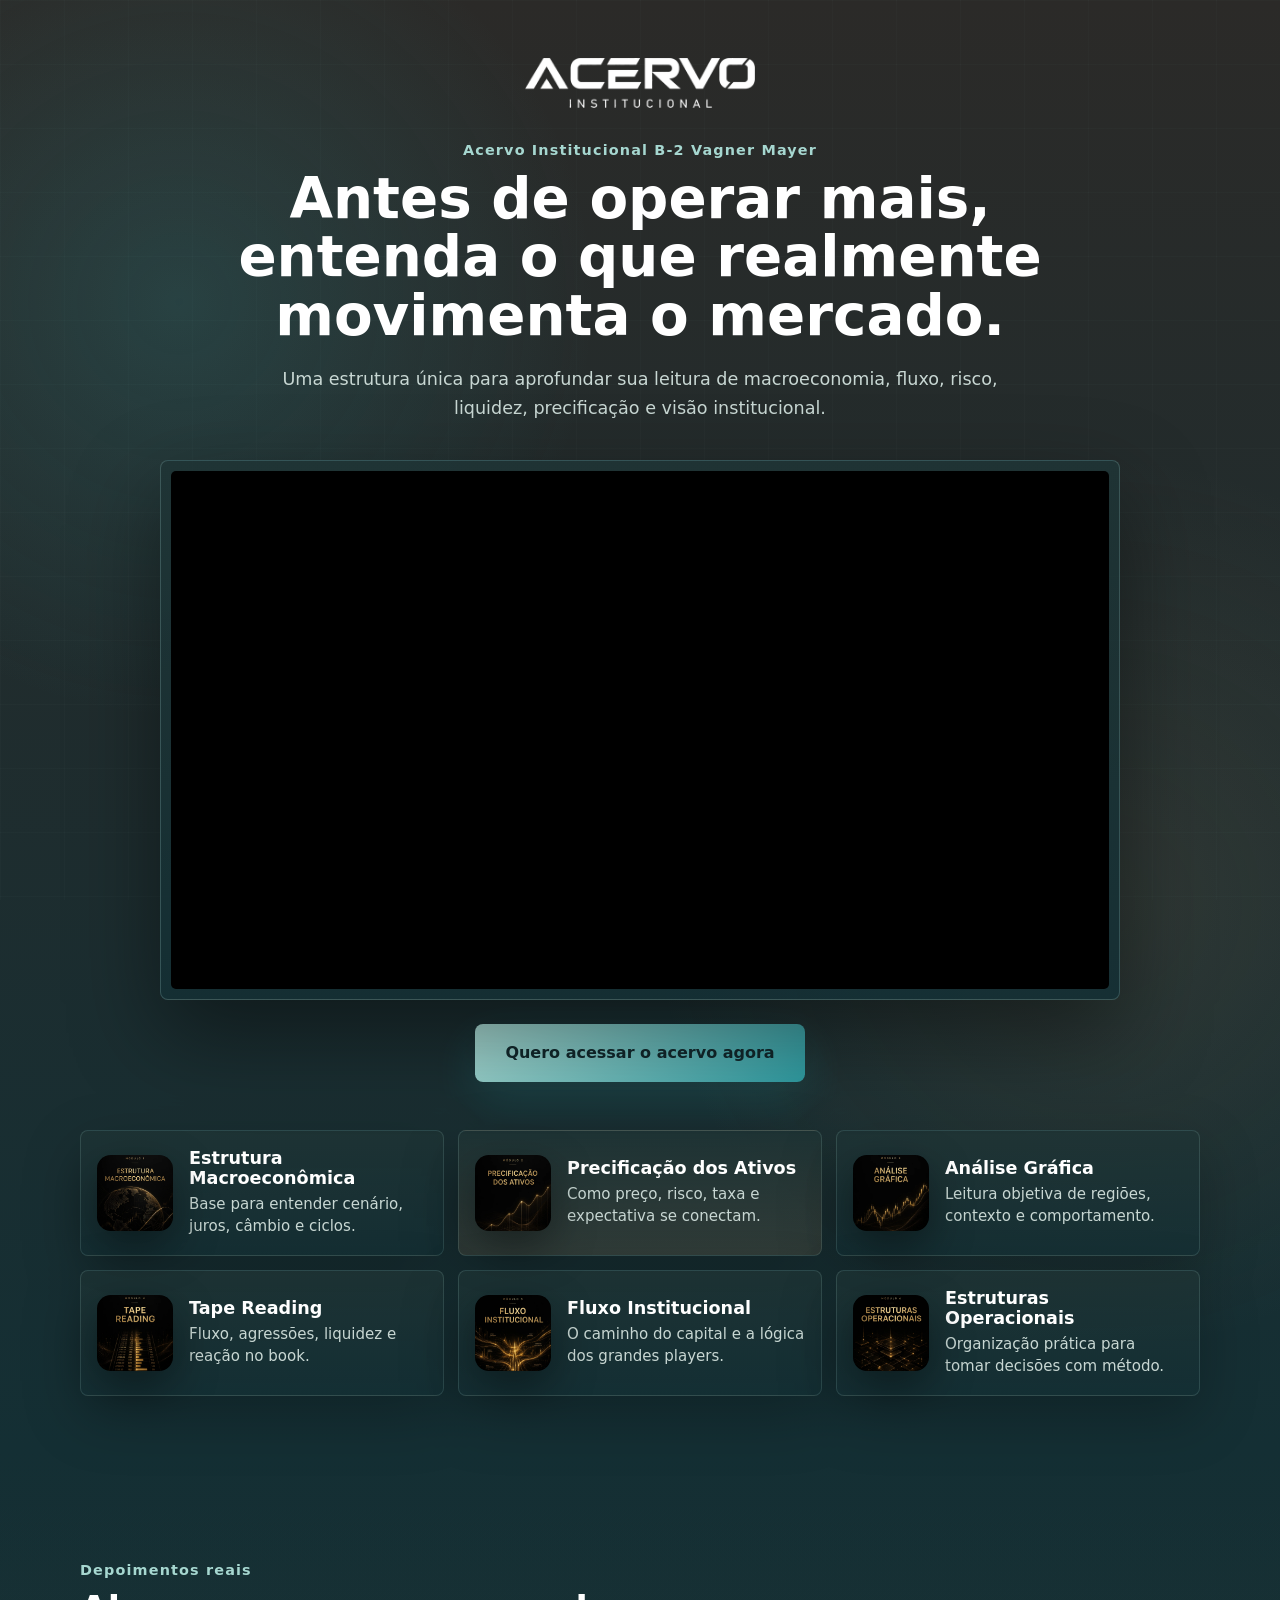
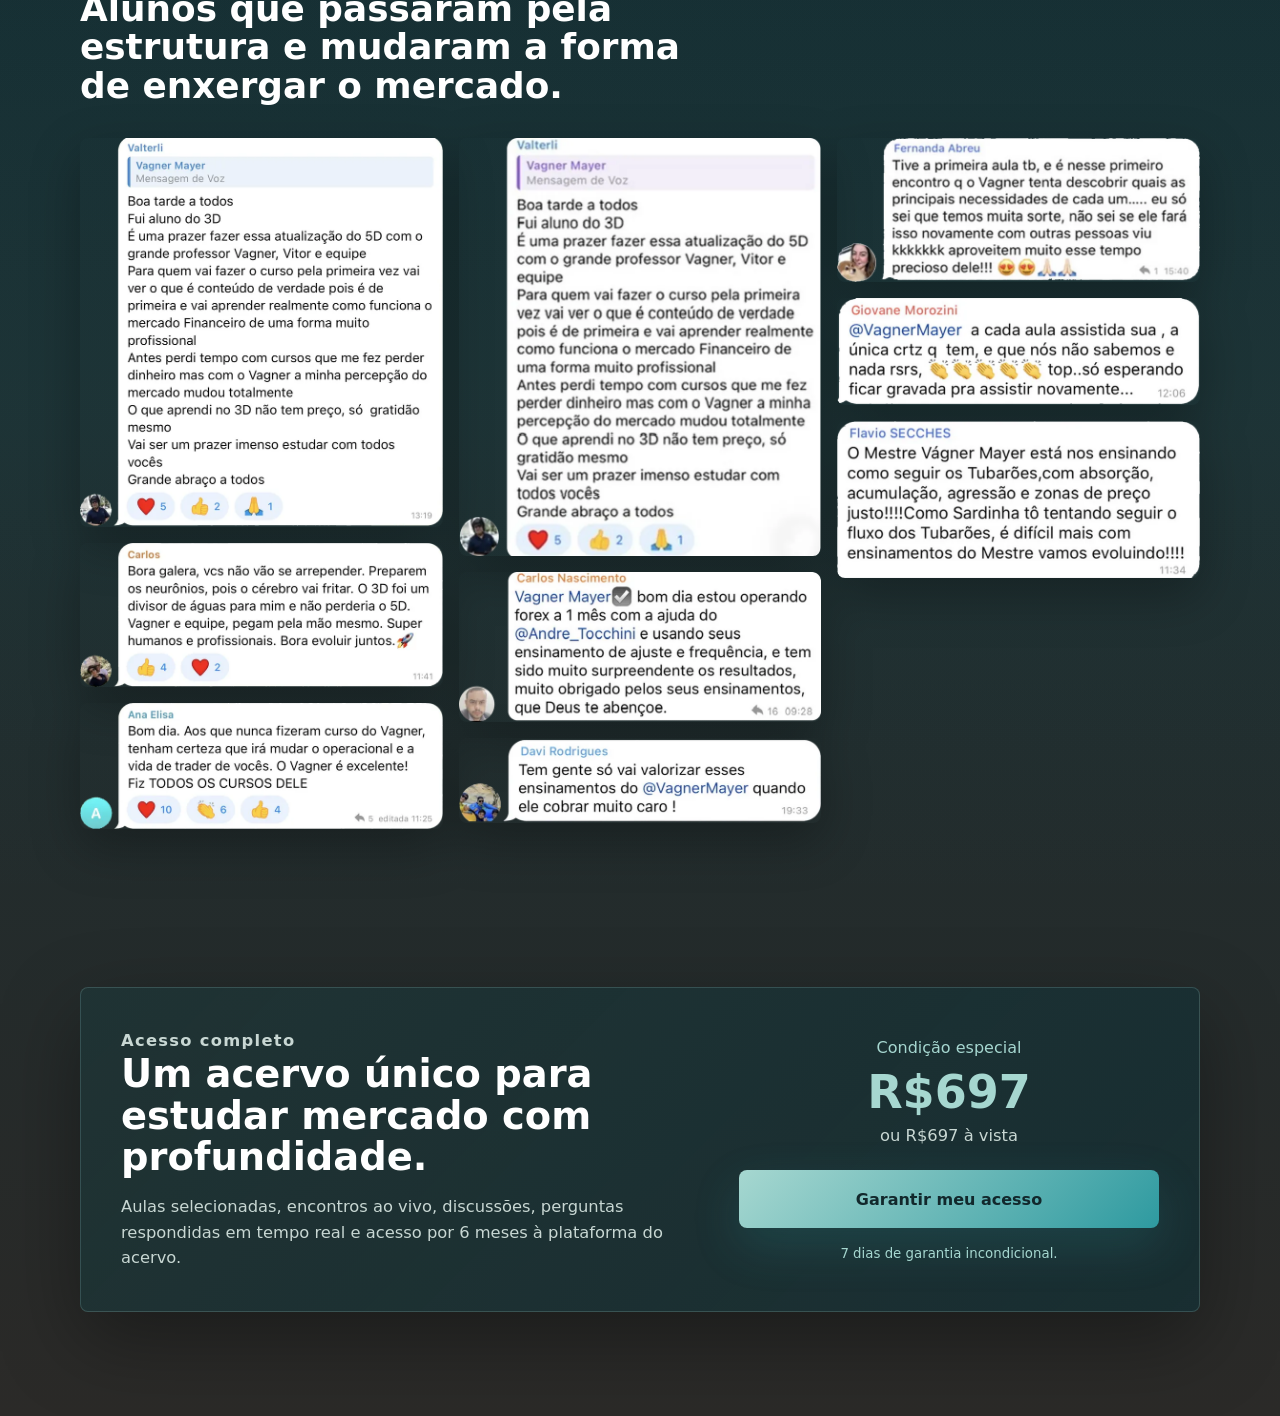
<file: acervo-institucional-b2-vsl.html>
<!DOCTYPE html>
<html lang="pt-BR">
  <head>
    <meta charset="UTF-8" />
    <meta name="viewport" content="width=device-width, initial-scale=1.0" />
    <title>Acervo Institucional B-2 | VSL</title>
    <meta name="description" content="Assista à VSL do Acervo Institucional B-2 Vagner Mayer e conheça os módulos do acervo." />
    <meta name="robots" content="index, follow" />
    <link rel="canonical" href="https://vagnermayer.academy/acervo-institucional-b2-vsl" />
    <meta property="og:type" content="website" />
    <meta property="og:title" content="Acervo Institucional B-2 | VSL" />
    <meta property="og:description" content="Assista à VSL B-2 e conheça a estrutura de aulas selecionadas do Acervo Institucional." />
    <meta property="og:url" content="https://vagnermayer.academy/acervo-institucional-b2-vsl" />
    <meta property="og:image" content="https://vagnermayer.academy/assets/optimized/evento-hero-1600.webp" />
    <meta name="twitter:card" content="summary_large_image" />
    <link rel="preconnect" href="https://www.youtube-nocookie.com" />
    <link rel="preconnect" href="https://www.google.com" />
    <link rel="preconnect" href="https://i.ytimg.com" />
    <link rel="icon" href="Favicon - Branco.png" />
    <link rel="stylesheet" href="styles-b-vsl.css?v=2026071704" />
    <script defer src="meta-pixel.js?v=2026070401"></script>
  </head>
  <body>
    <main class="vsl-page">
      <section class="vsl-hero">
        <div class="shell">
          <img class="brand" src="assets/optimized/acervo-logo-branco-500.webp" alt="Acervo Institucional" width="500" height="108" />
          <p class="eyebrow">Acervo Institucional B-2 Vagner Mayer</p>
          <h1>Antes de operar mais, entenda o que realmente movimenta o mercado.</h1>
          <p class="lead">
            Uma estrutura única para aprofundar sua leitura de macroeconomia, fluxo,
            risco, liquidez, precificação e visão institucional.
          </p>

          <div class="video-frame video-frame--sound-gate">
            <iframe
              class="vsl-video"
              src="https://www.youtube-nocookie.com/embed/n6oGFUCOGOc?rel=0&modestbranding=1&autoplay=1&mute=1&playsinline=1&enablejsapi=1"
              title="VSL Acervo Institucional"
              allow="accelerometer; autoplay; clipboard-write; encrypted-media; gyroscope; picture-in-picture; web-share"
              allowfullscreen>
            </iframe>
            <button class="sound-gate" type="button" aria-label="Clique aqui para ativar o som">
              <span>Clique aqui</span>
              <svg viewBox="0 0 64 64" aria-hidden="true">
                <path d="M9 25h11l14-12v38L20 39H9V25Z" />
                <path d="M47 21a18 18 0 0 1 0 22M53 14a28 28 0 0 1 0 36" />
                <path d="M12 54 54 10" />
              </svg>
              <strong>para ativar o som</strong>
            </button>
          </div>

          <a class="btn primary" href="checkout-acervo.html">Quero acessar o acervo agora</a>

          <div class="course-summary vsl-modules" aria-label="Módulos inclusos">
            <article>
              <img src="assets/modules/modulo-01.webp" alt="Módulo 1 - Estrutura Macroeconômica" loading="lazy" decoding="async" />
              <div><h2>Estrutura Macroeconômica</h2><p>Base para entender cenário, juros, câmbio e ciclos.</p></div>
            </article>
            <article>
              <img src="assets/modules/modulo-02.webp" alt="Módulo 2 - Precificação dos Ativos" loading="lazy" decoding="async" />
              <div><h2>Precificação dos Ativos</h2><p>Como preço, risco, taxa e expectativa se conectam.</p></div>
            </article>
            <article>
              <img src="assets/modules/modulo-03.webp" alt="Módulo 3 - Análise Gráfica" loading="lazy" decoding="async" />
              <div><h2>Análise Gráfica</h2><p>Leitura objetiva de regiões, contexto e comportamento.</p></div>
            </article>
            <article>
              <img src="assets/modules/modulo-04.webp" alt="Módulo 4 - Tape Reading" loading="lazy" decoding="async" />
              <div><h2>Tape Reading</h2><p>Fluxo, agressões, liquidez e reação no book.</p></div>
            </article>
            <article>
              <img src="assets/modules/modulo-05.webp" alt="Módulo 5 - Fluxo Institucional" loading="lazy" decoding="async" />
              <div><h2>Fluxo Institucional</h2><p>O caminho do capital e a lógica dos grandes players.</p></div>
            </article>
            <article>
              <img src="assets/modules/modulo-06.webp" alt="Módulo 6 - Estruturas Operacionais" loading="lazy" decoding="async" />
              <div><h2>Estruturas Operacionais</h2><p>Organização prática para tomar decisões com método.</p></div>
            </article>
          </div>
        </div>
      </section>

      <section class="vsl-proof">
        <div class="shell">
          <p class="eyebrow">Depoimentos reais</p>
          <h2>Alunos que passaram pela estrutura e mudaram a forma de enxergar o mercado.</h2>
          <div class="proof-grid">
            <img src="assets/optimized/depoimento-01.webp" alt="Depoimento de aluno do Acervo Institucional" width="760" height="815" loading="lazy" decoding="async" />
            <img src="assets/optimized/depoimento-02.webp" alt="Depoimento de aluno do Acervo Institucional" width="760" height="302" loading="lazy" decoding="async" />
            <img src="assets/optimized/depoimento-03.webp" alt="Depoimento de aluno do Acervo Institucional" width="760" height="264" loading="lazy" decoding="async" />
            <img src="assets/optimized/depoimento-04.webp" alt="Depoimento de aluno do Acervo Institucional" width="760" height="876" loading="lazy" decoding="async" />
            <img src="assets/optimized/depoimento-05.webp" alt="Depoimento de aluno do Acervo Institucional" width="760" height="314" loading="lazy" decoding="async" />
            <img src="assets/optimized/depoimento-06.webp" alt="Depoimento de aluno do Acervo Institucional" width="760" height="179" loading="lazy" decoding="async" />
            <img src="assets/optimized/depoimento-07.webp" alt="Depoimento de aluno do Acervo Institucional" width="760" height="303" loading="lazy" decoding="async" />
            <img src="assets/optimized/depoimento-08.webp" alt="Depoimento de aluno do Acervo Institucional" width="760" height="224" loading="lazy" decoding="async" />
            <img src="assets/optimized/depoimento-09.webp" alt="Depoimento de aluno do Acervo Institucional" width="760" height="328" loading="lazy" decoding="async" />
          </div>
        </div>
      </section>

      <section class="vsl-offer">
        <div class="shell offer-box">
          <div>
            <p class="eyebrow">Acesso completo</p>
            <h2>Um acervo único para estudar mercado com profundidade.</h2>
            <p>
              Aulas selecionadas, encontros ao vivo, discussões, perguntas respondidas em tempo real
              e acesso por 6 meses à plataforma do acervo.
            </p>
          </div>
          <div class="price-card">
            <span data-offer-label="short">Condição especial</span>
            <strong data-offer-price>R$697</strong>
            <p data-offer-cash>ou R$697 à vista</p>
            <a class="btn primary" href="checkout-acervo.html">Garantir meu acesso</a>
            <small>7 dias de garantia incondicional.</small>
          </div>
        </div>
      </section>
    </main>
    <script src="offer-router.js?v=2026071801"></script>
    <script src="vsl-video.js?v=2026071703"></script>
  </body>
</html>
</file>
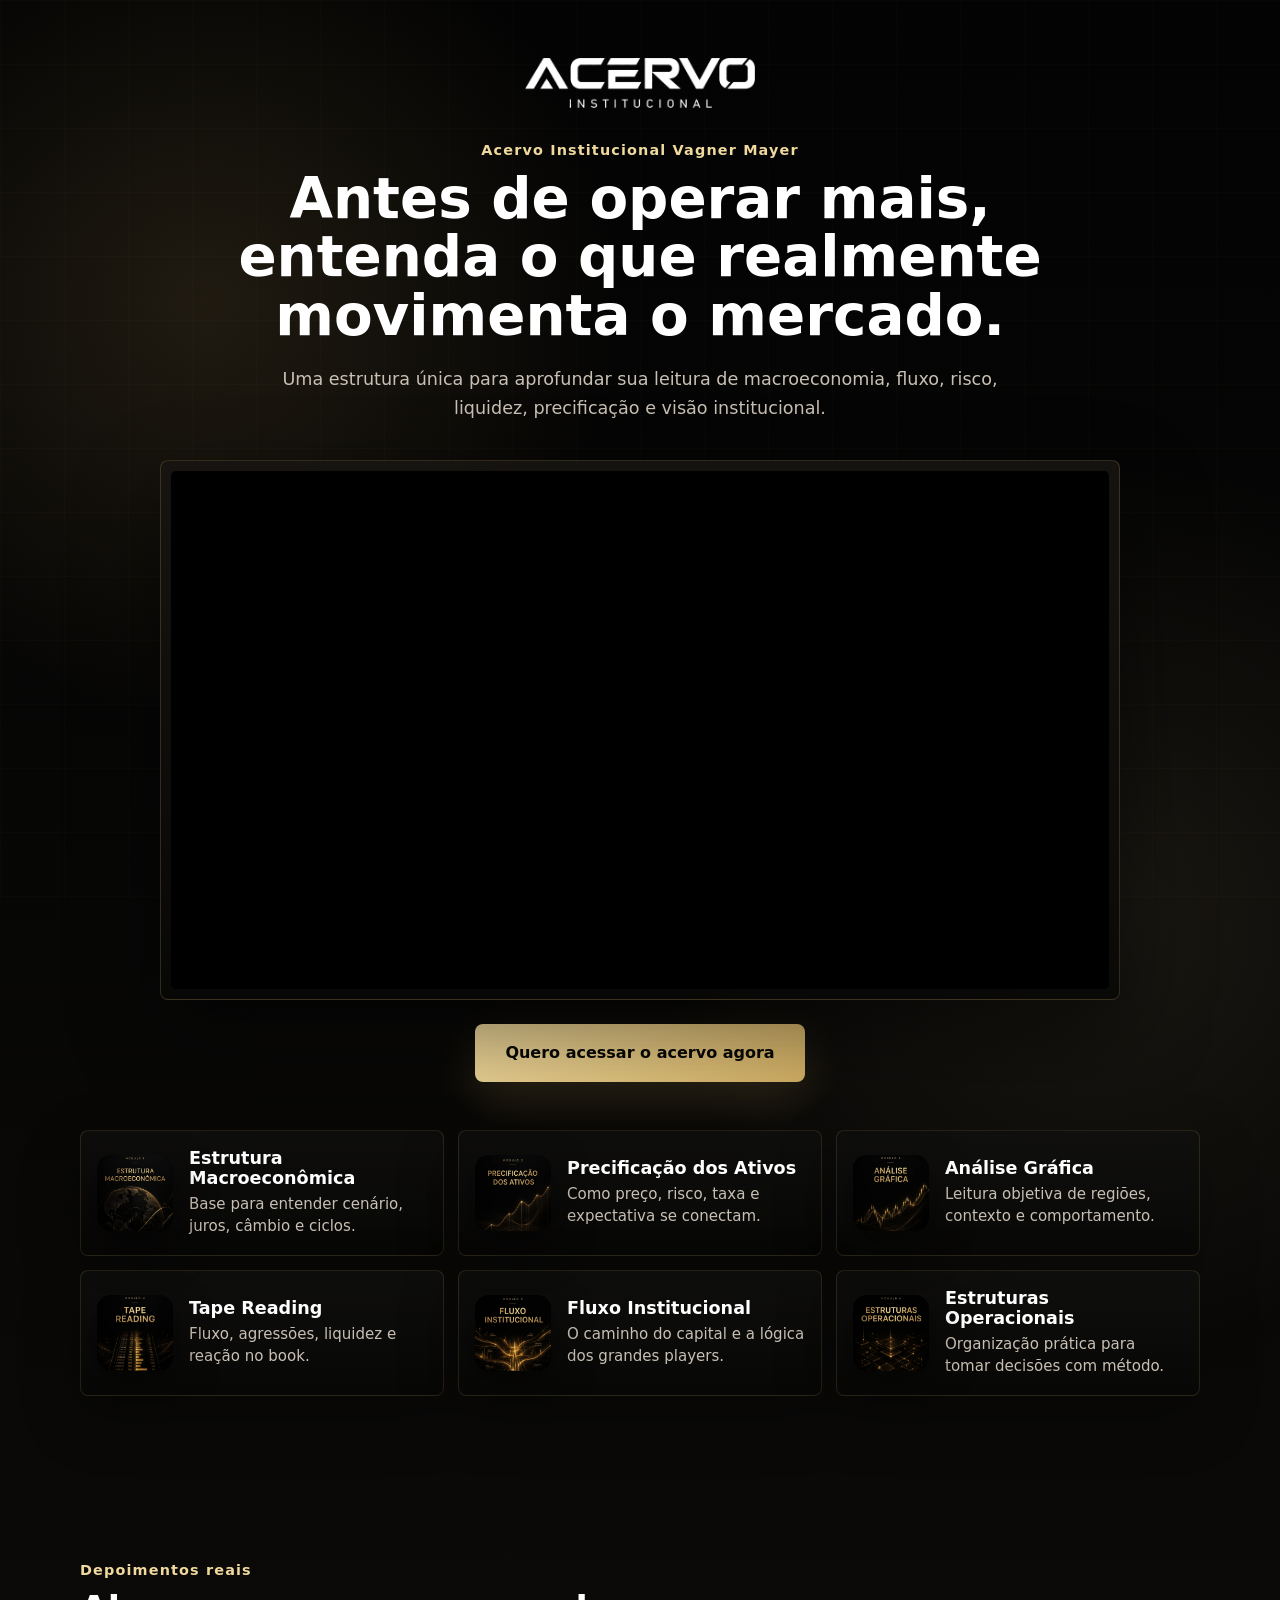
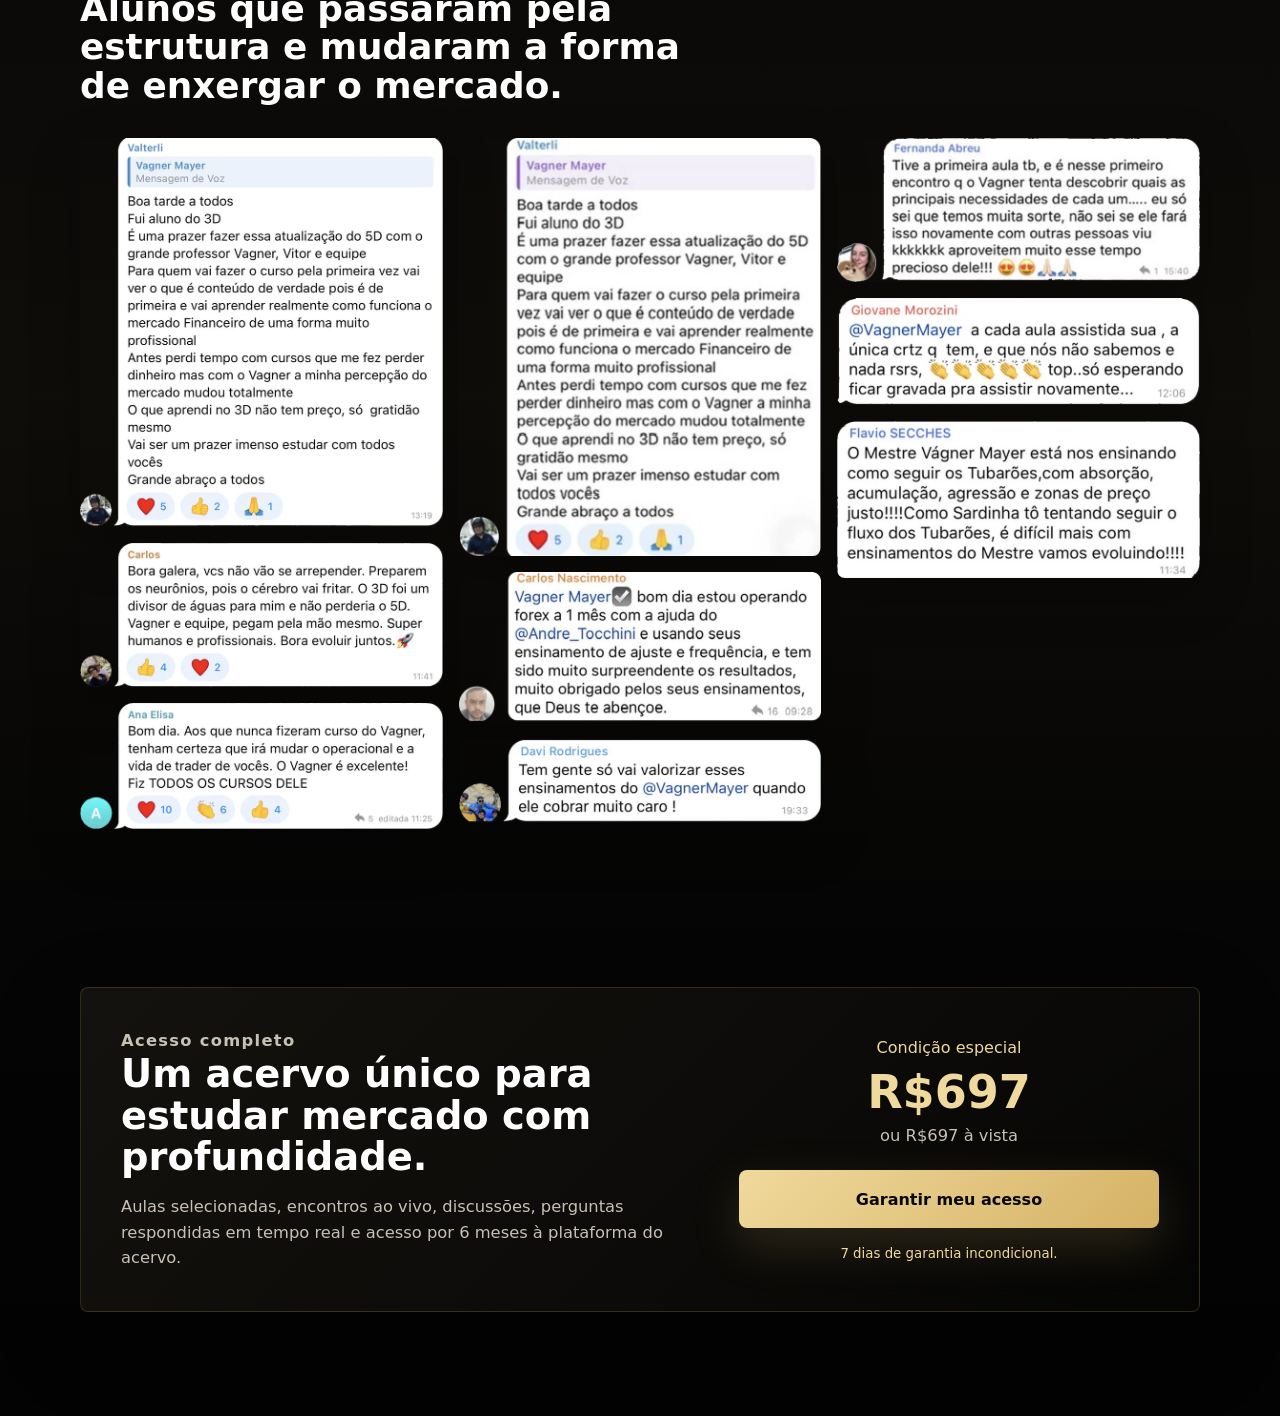
<file: acervo-institucional-vsl.html>
<!DOCTYPE html>
<html lang="pt-BR">
  <head>
    <meta charset="UTF-8" />
    <meta name="viewport" content="width=device-width, initial-scale=1.0" />
    <title>Acervo Institucional | VSL</title>
    <meta name="description" content="Assista à VSL do Acervo Institucional Vagner Mayer e conheça os módulos do acervo." />
    <meta name="robots" content="index, follow" />
    <link rel="canonical" href="https://vagnermayer.academy/acervo-institucional-vsl" />
    <meta property="og:type" content="website" />
    <meta property="og:title" content="Acervo Institucional | VSL" />
    <meta property="og:description" content="Assista à VSL e conheça a estrutura de aulas selecionadas do Acervo Institucional." />
    <meta property="og:url" content="https://vagnermayer.academy/acervo-institucional-vsl" />
    <meta property="og:image" content="https://vagnermayer.academy/assets/optimized/evento-hero-1600.webp" />
    <meta name="twitter:card" content="summary_large_image" />
    <link rel="preconnect" href="https://www.youtube-nocookie.com" />
    <link rel="preconnect" href="https://www.google.com" />
    <link rel="preconnect" href="https://i.ytimg.com" />
    <link rel="icon" href="Favicon - Branco.png" />
    <link rel="stylesheet" href="styles-vsl.css?v=2026071704" />
    <script defer src="meta-pixel.js?v=2026070401"></script>
  </head>
  <body>
    <main class="vsl-page">
      <section class="vsl-hero">
        <div class="shell">
          <img class="brand" src="assets/optimized/acervo-logo-branco-500.webp" alt="Acervo Institucional" width="500" height="108" />
          <p class="eyebrow">Acervo Institucional Vagner Mayer</p>
          <h1>Antes de operar mais, entenda o que realmente movimenta o mercado.</h1>
          <p class="lead">
            Uma estrutura única para aprofundar sua leitura de macroeconomia, fluxo,
            risco, liquidez, precificação e visão institucional.
          </p>

          <div class="video-frame video-frame--sound-gate">
            <iframe
              class="vsl-video"
              src="https://www.youtube-nocookie.com/embed/n6oGFUCOGOc?rel=0&modestbranding=1&autoplay=1&mute=1&playsinline=1&enablejsapi=1"
              title="VSL Acervo Institucional"
              allow="accelerometer; autoplay; clipboard-write; encrypted-media; gyroscope; picture-in-picture; web-share"
              allowfullscreen>
            </iframe>
            <button class="sound-gate" type="button" aria-label="Clique aqui para ativar o som">
              <span>Clique aqui</span>
              <svg viewBox="0 0 64 64" aria-hidden="true">
                <path d="M9 25h11l14-12v38L20 39H9V25Z" />
                <path d="M47 21a18 18 0 0 1 0 22M53 14a28 28 0 0 1 0 36" />
                <path d="M12 54 54 10" />
              </svg>
              <strong>para ativar o som</strong>
            </button>
          </div>

          <a class="btn primary" href="checkout-acervo.html">Quero acessar o acervo agora</a>

          <div class="course-summary vsl-modules" aria-label="Módulos inclusos">
            <article>
              <img src="assets/modules/modulo-01.webp" alt="Módulo 1 - Estrutura Macroeconômica" loading="lazy" decoding="async" />
              <div><h2>Estrutura Macroeconômica</h2><p>Base para entender cenário, juros, câmbio e ciclos.</p></div>
            </article>
            <article>
              <img src="assets/modules/modulo-02.webp" alt="Módulo 2 - Precificação dos Ativos" loading="lazy" decoding="async" />
              <div><h2>Precificação dos Ativos</h2><p>Como preço, risco, taxa e expectativa se conectam.</p></div>
            </article>
            <article>
              <img src="assets/modules/modulo-03.webp" alt="Módulo 3 - Análise Gráfica" loading="lazy" decoding="async" />
              <div><h2>Análise Gráfica</h2><p>Leitura objetiva de regiões, contexto e comportamento.</p></div>
            </article>
            <article>
              <img src="assets/modules/modulo-04.webp" alt="Módulo 4 - Tape Reading" loading="lazy" decoding="async" />
              <div><h2>Tape Reading</h2><p>Fluxo, agressões, liquidez e reação no book.</p></div>
            </article>
            <article>
              <img src="assets/modules/modulo-05.webp" alt="Módulo 5 - Fluxo Institucional" loading="lazy" decoding="async" />
              <div><h2>Fluxo Institucional</h2><p>O caminho do capital e a lógica dos grandes players.</p></div>
            </article>
            <article>
              <img src="assets/modules/modulo-06.webp" alt="Módulo 6 - Estruturas Operacionais" loading="lazy" decoding="async" />
              <div><h2>Estruturas Operacionais</h2><p>Organização prática para tomar decisões com método.</p></div>
            </article>
          </div>
        </div>
      </section>

      <section class="vsl-proof">
        <div class="shell">
          <p class="eyebrow">Depoimentos reais</p>
          <h2>Alunos que passaram pela estrutura e mudaram a forma de enxergar o mercado.</h2>
          <div class="proof-grid">
            <img src="assets/optimized/depoimento-01.webp" alt="Depoimento de aluno do Acervo Institucional" width="760" height="815" loading="lazy" decoding="async" />
            <img src="assets/optimized/depoimento-02.webp" alt="Depoimento de aluno do Acervo Institucional" width="760" height="302" loading="lazy" decoding="async" />
            <img src="assets/optimized/depoimento-03.webp" alt="Depoimento de aluno do Acervo Institucional" width="760" height="264" loading="lazy" decoding="async" />
            <img src="assets/optimized/depoimento-04.webp" alt="Depoimento de aluno do Acervo Institucional" width="760" height="876" loading="lazy" decoding="async" />
            <img src="assets/optimized/depoimento-05.webp" alt="Depoimento de aluno do Acervo Institucional" width="760" height="314" loading="lazy" decoding="async" />
            <img src="assets/optimized/depoimento-06.webp" alt="Depoimento de aluno do Acervo Institucional" width="760" height="179" loading="lazy" decoding="async" />
            <img src="assets/optimized/depoimento-07.webp" alt="Depoimento de aluno do Acervo Institucional" width="760" height="303" loading="lazy" decoding="async" />
            <img src="assets/optimized/depoimento-08.webp" alt="Depoimento de aluno do Acervo Institucional" width="760" height="224" loading="lazy" decoding="async" />
            <img src="assets/optimized/depoimento-09.webp" alt="Depoimento de aluno do Acervo Institucional" width="760" height="328" loading="lazy" decoding="async" />
          </div>
        </div>
      </section>

      <section class="vsl-offer">
        <div class="shell offer-box">
          <div>
            <p class="eyebrow">Acesso completo</p>
            <h2>Um acervo único para estudar mercado com profundidade.</h2>
            <p>
              Aulas selecionadas, encontros ao vivo, discussões, perguntas respondidas em tempo real
              e acesso por 6 meses à plataforma do acervo.
            </p>
          </div>
          <div class="price-card">
            <span data-offer-label="short">Condição especial</span>
            <strong data-offer-price>R$697</strong>
            <p data-offer-cash>ou R$697 à vista</p>
            <a class="btn primary" href="checkout-acervo.html">Garantir meu acesso</a>
            <small>7 dias de garantia incondicional.</small>
          </div>
        </div>
      </section>
    </main>
    <script src="offer-router.js?v=2026071801"></script>
    <script src="vsl-video.js?v=2026071703"></script>
  </body>
</html>
</file>
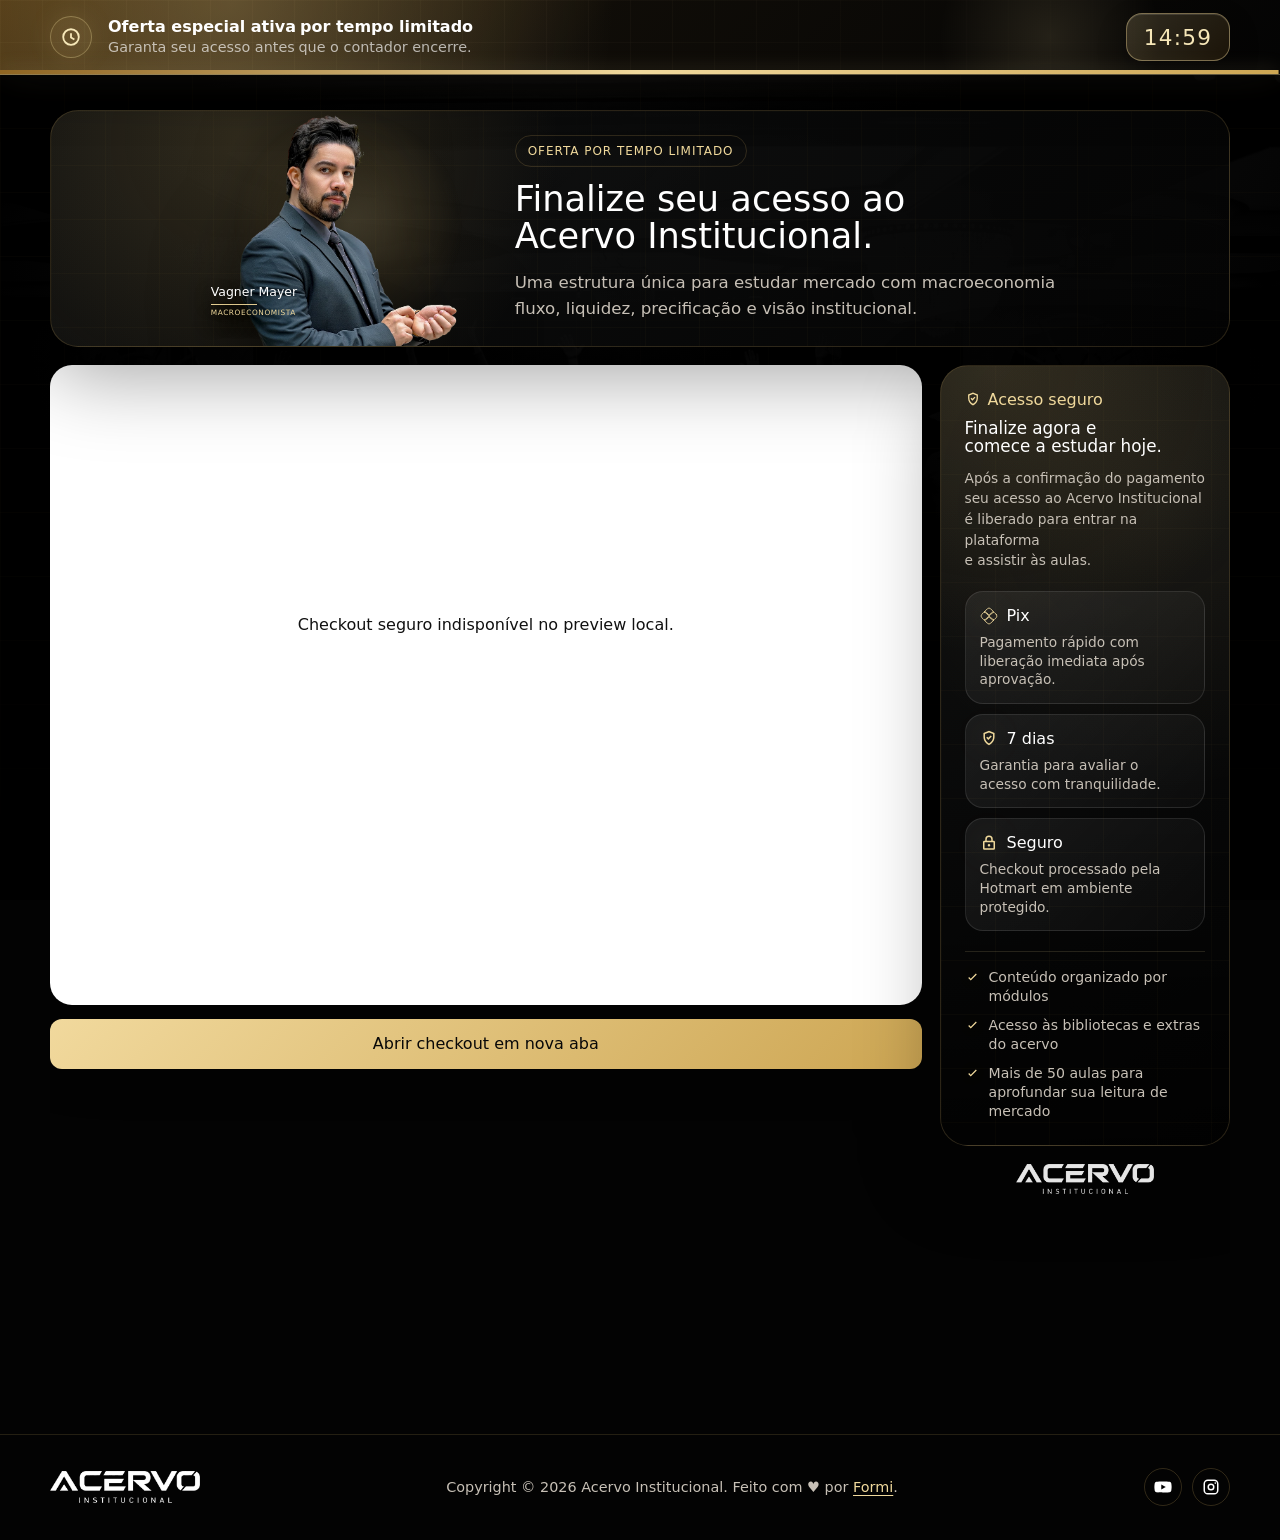
<file: checkout-acervo.html>
<!DOCTYPE html>
<html lang="pt-BR">
  <head>
    <meta charset="UTF-8" />
    <meta name="viewport" content="width=device-width, initial-scale=1.0" />
    <title>Checkout | Acervo Institucional</title>
    <meta name="robots" content="noindex, nofollow" />
    <link rel="icon" href="Favicon - Branco.png" />
    <link rel="stylesheet" href="styles.css?v=2026071705" />
    <script defer src="meta-pixel.js?v=2026070401"></script>
    <script defer src="https://checkout.hotmart.com/lib/hotmart-checkout-elements.js"></script>
  </head>
  <body class="checkout-page">
    <div class="checkout-countdown" aria-live="polite">
      <div class="checkout-countdown-icon" aria-hidden="true">
        <svg viewBox="0 0 24 24">
          <path d="M12 2.5a9.5 9.5 0 1 0 0 19 9.5 9.5 0 0 0 0-19Zm0 2a7.5 7.5 0 1 1 0 15 7.5 7.5 0 0 1 0-15Zm1 3.5h-2v5.1l4.2 2.5 1-1.7-3.2-1.9V8Z"/>
        </svg>
      </div>
      <div class="checkout-countdown-copy">
        <strong class="checkout-countdown-title"><span>Oferta especial ativa</span><span>por tempo limitado</span></strong>
        <span class="checkout-countdown-subtitle"><span>Garanta seu acesso antes</span><span>que o contador encerre.</span></span>
      </div>
      <div class="checkout-countdown-time" data-checkout-countdown>15:00</div>
      <div class="checkout-countdown-progress" data-checkout-progress></div>
    </div>
    <div class="checkout-page-toast" aria-live="polite"></div>
    <div class="checkout-exit-overlay" data-exit-overlay aria-hidden="true">
      <div class="checkout-exit-card" role="dialog" aria-modal="true" aria-labelledby="checkout-exit-title">
        <button class="checkout-exit-close" type="button" data-exit-close aria-label="Fechar aviso">×</button>
        <span>Antes de sair</span>
        <h2 id="checkout-exit-title">Não deixe sua decisão para depois.</h2>
        <p>O Acervo Institucional reúne uma estrutura única para estudar mercado com profundidade, método e visão profissional. Se você chegou até aqui, finalize agora e comece hoje.</p>
        <button class="btn" type="button" data-exit-continue>Continuar no checkout</button>
      </div>
    </div>
    <main class="checkout-page-main">
      <section class="checkout-top-banner checkout-top-banner-a">
        <div class="checkout-top-inner">
          <div class="checkout-top-photo-frame">
            <img class="checkout-top-photo" src="assets/optimized/checkout-vagner-top.webp" alt="Vagner Mayer" />
            <div class="checkout-mentor-name">
              <strong>Vagner Mayer</strong>
              <small>Macroeconomista</small>
            </div>
          </div>
          <div class="checkout-top-copy">
            <span>Oferta por tempo limitado</span>
            <h1>Finalize seu acesso ao<br class="desktop-break" /><br class="mobile-break" />Acervo Institucional.</h1>
            <p>Uma estrutura única para estudar mercado com macroeconomia<br class="desktop-break" />fluxo, liquidez, precificação e visão institucional.</p>
          </div>
        </div>
      </section>

      <section class="checkout-page-grid">
        <div class="checkout-left">
          <div id="hotmart-inline-checkout" class="hotmart-inline-checkout-page">
            <div class="checkout-loading">Carregando checkout seguro...</div>
          </div>
          <a class="checkout-direct-link" href="https://pay.hotmart.com/N106233144K?bid=1784322765550">Abrir checkout em nova aba</a>
        </div>

        <div class="checkout-right-rail">
          <aside class="checkout-side-banner">
            <div class="checkout-side-copy">
              <span class="checkout-safe-eyebrow"><svg viewBox="0 0 24 24" aria-hidden="true"><path d="M12 2.4 4.6 5.2v5.6c0 4.7 3 8.9 7.4 10.8 4.4-1.9 7.4-6.1 7.4-10.8V5.2L12 2.4Zm0 2.2 5.4 2v4.2c0 3.5-2.1 6.7-5.4 8.5-3.3-1.8-5.4-5-5.4-8.5V6.6l5.4-2Zm3.7 5.3-1.4-1.4-3.2 3.2-1.4-1.4-1.4 1.4 2.8 2.8 4.6-4.6Z"/></svg>Acesso seguro</span>
              <h2>Finalize agora e<br />comece a estudar hoje.</h2>
            <p class="checkout-side-copy-desktop">Após a confirmação do pagamento<br />seu acesso ao Acervo Institucional<br />é liberado para entrar na plataforma<br />e assistir às aulas.</p>
            <p class="checkout-side-copy-mobile">Após a confirmação do pagamento<br />seu acesso ao Acervo Institucional<br />é liberado para entrar na plataforma<br />e assistir às aulas.</p>
            </div>
            <div class="checkout-benefits">
              <article>
                <strong><svg class="pix-mark" viewBox="0 0 16 16" aria-hidden="true"><path d="M11.917 11.71a2.046 2.046 0 0 1-1.454-.602l-2.1-2.1a.4.4 0 0 0-.551 0l-2.108 2.108a2.044 2.044 0 0 1-1.454.602h-.414l2.66 2.66c.83.83 2.177.83 3.007 0l2.667-2.668h-.253zM4.25 4.282c.55 0 1.066.214 1.454.602l2.108 2.108a.39.39 0 0 0 .552 0l2.1-2.1a2.044 2.044 0 0 1 1.453-.602h.253L9.503 1.623a2.127 2.127 0 0 0-3.007 0l-2.66 2.66h.414z"/><path d="m14.377 6.496-1.612-1.612a.307.307 0 0 1-.114.023h-.733c-.379 0-.75.154-1.017.422l-2.1 2.1a1.005 1.005 0 0 1-1.425 0L5.268 5.32a1.448 1.448 0 0 0-1.018-.422h-.9a.306.306 0 0 1-.109-.021L1.623 6.496c-.83.83-.83 2.177 0 3.008l1.618 1.618a.305.305 0 0 1 .108-.022h.901c.38 0 .75-.153 1.018-.421L7.375 8.57a1.034 1.034 0 0 1 1.426 0l2.1 2.1c.267.268.638.421 1.017.421h.733c.04 0 .079.01.114.024l1.612-1.612c.83-.83.83-2.178 0-3.008z"/></svg>Pix</strong>
                <p>Pagamento rápido com liberação imediata após aprovação.</p>
              </article>
              <article>
                <strong><svg viewBox="0 0 24 24" aria-hidden="true"><path d="M12 2.4 4.6 5.2v5.6c0 4.7 3 8.9 7.4 10.8 4.4-1.9 7.4-6.1 7.4-10.8V5.2L12 2.4Zm0 2.2 5.4 2v4.2c0 3.5-2.1 6.7-5.4 8.5-3.3-1.8-5.4-5-5.4-8.5V6.6l5.4-2Zm3.7 5.3-1.4-1.4-3.2 3.2-1.4-1.4-1.4 1.4 2.8 2.8 4.6-4.6Z"/></svg>7 dias</strong>
                <p>Garantia para avaliar o acesso com tranquilidade.</p>
              </article>
              <article>
                <strong><svg viewBox="0 0 24 24" aria-hidden="true"><path d="M17 9V7A5 5 0 0 0 7 7v2H5.8A1.8 1.8 0 0 0 4 10.8v8.4A1.8 1.8 0 0 0 5.8 21h12.4a1.8 1.8 0 0 0 1.8-1.8v-8.4A1.8 1.8 0 0 0 18.2 9H17ZM9 7a3 3 0 0 1 6 0v2H9V7Zm9 12H6v-8h12v8Zm-6-2.3a1.7 1.7 0 1 0 0-3.4 1.7 1.7 0 0 0 0 3.4Z"/></svg>Seguro</strong>
                <p>Checkout processado pela Hotmart em ambiente protegido.</p>
              </article>
            </div>
            <ul class="checkout-safe-list">
              <li><svg viewBox="0 0 24 24" aria-hidden="true"><path d="m9.2 16.6-4-4 1.4-1.4 2.6 2.6 8.2-8.2L18.8 7l-9.6 9.6Z"/></svg>Conteúdo organizado por módulos</li>
              <li><svg viewBox="0 0 24 24" aria-hidden="true"><path d="m9.2 16.6-4-4 1.4-1.4 2.6 2.6 8.2-8.2L18.8 7l-9.6 9.6Z"/></svg>Acesso às bibliotecas e extras do acervo</li>
              <li><svg viewBox="0 0 24 24" aria-hidden="true"><path d="m9.2 16.6-4-4 1.4-1.4 2.6 2.6 8.2-8.2L18.8 7l-9.6 9.6Z"/></svg>Mais de 50 aulas para aprofundar sua leitura de mercado</li>
            </ul>
          </aside>
          <img class="checkout-side-logo" src="assets/optimized/acervo-logo-branco-500.webp" alt="Acervo Institucional" />
        </div>
      </section>
    </main>
    <footer>
      <img src="assets/optimized/acervo-logo-branco-500.webp" alt="Acervo Institucional" width="500" height="108" />
      <p>Copyright © 2026 Acervo Institucional.<br class="footer-mobile-break" /> Feito com ♥ por <a href="https://oformi.com.br/">Formi</a>.</p>
      <div class="socials">
        <a href="https://www.youtube.com/@VagnerMayer" aria-label="YouTube"><svg viewBox="0 0 24 24"><path d="M23 7.1a3 3 0 0 0-2.1-2.1C19 4.5 12 4.5 12 4.5s-7 0-8.9.5A3 3 0 0 0 1 7.1 31 31 0 0 0 .5 12 31 31 0 0 0 1 16.9 3 3 0 0 0 3.1 19C5 19.5 12 19.5 12 19.5s7 0 8.9-.5a3 3 0 0 0 2.1-2.1 31 31 0 0 0 .5-4.9 31 31 0 0 0-.5-4.9ZM9.7 15.2V8.8l6 3.2-6 3.2Z"/></svg></a>
        <a href="https://www.instagram.com/vagnermayerb3/" aria-label="Instagram"><svg viewBox="0 0 24 24"><path d="M7.8 2h8.4A5.8 5.8 0 0 1 22 7.8v8.4a5.8 5.8 0 0 1-5.8 5.8H7.8A5.8 5.8 0 0 1 2 16.2V7.8A5.8 5.8 0 0 1 7.8 2Zm0 2A3.8 3.8 0 0 0 4 7.8v8.4A3.8 3.8 0 0 0 7.8 20h8.4a3.8 3.8 0 0 0 3.8-3.8V7.8A3.8 3.8 0 0 0 16.2 4H7.8Zm9.9 1.7a1.1 1.1 0 1 1 0 2.2 1.1 1.1 0 0 1 0-2.2ZM12 7.3a4.7 4.7 0 1 1 0 9.4 4.7 4.7 0 0 1 0-9.4Zm0 2a2.7 2.7 0 1 0 0 5.4 2.7 2.7 0 0 0 0-5.4Z"/></svg></a>
      </div>
    </footer>
    <script src="offer-router.js?v=2026071801"></script>
    <script src="checkout-page.js?v=2026071802"></script>
  </body>
</html>
</file>
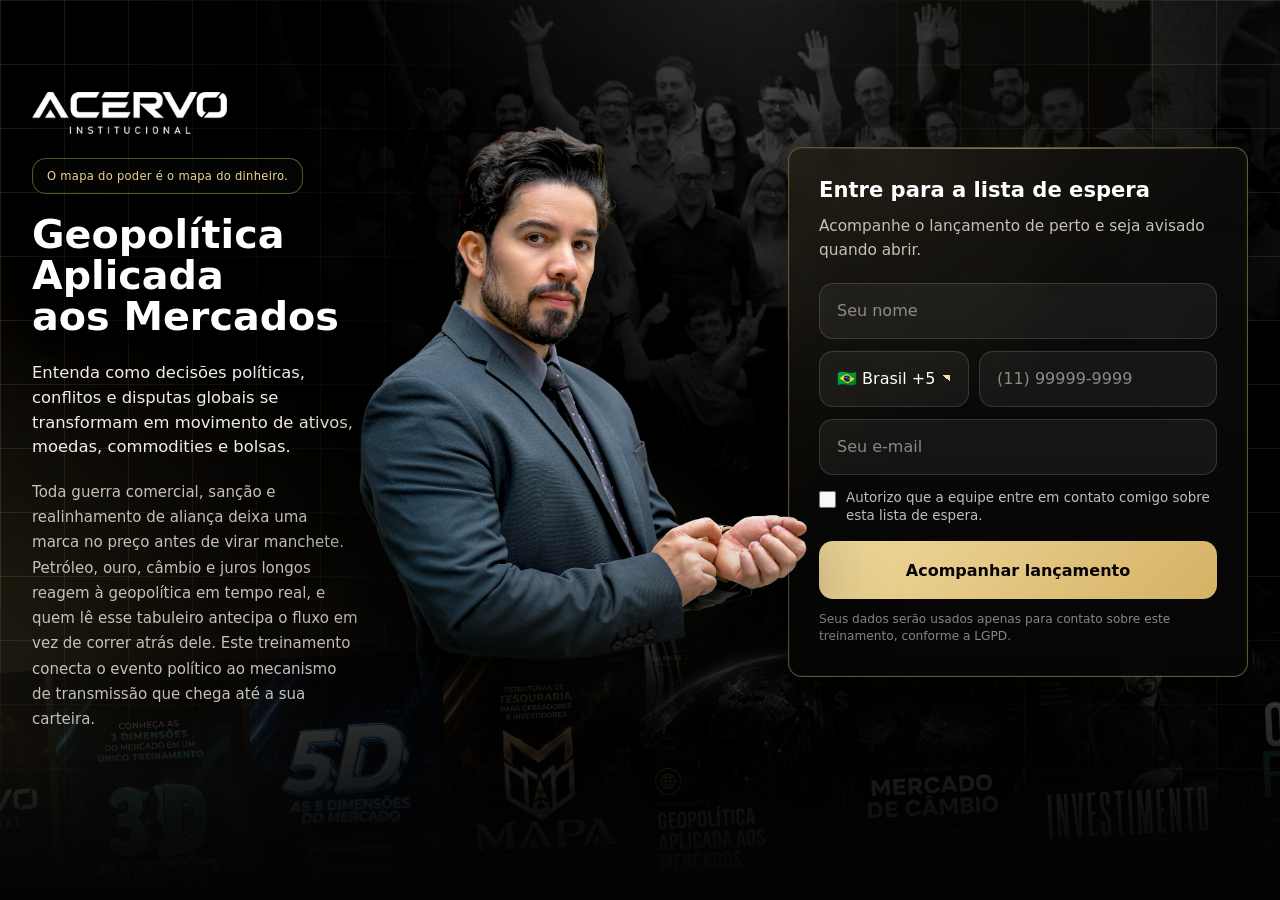
<file: geopolitica-aplicada.html>
<!DOCTYPE html>
<html lang="pt-BR">
  <head>
    <meta charset="UTF-8" />
    <meta name="viewport" content="width=device-width, initial-scale=1.0" />
    <title>Geopolítica Aplicada aos Mercados | Lista de Espera</title>
    <meta name="description" content="Entre para a lista de espera do treinamento Geopolítica Aplicada aos Mercados." />
    <link rel="canonical" href="https://vagnermayer.academy/geopolitica-aplicada" />
    <link rel="icon" href="Favicon - Branco.png" />
    <link rel="preload" as="image" href="assets/capture/geopolitica.jpg" />
    <link rel="stylesheet" href="capture.css?v=2026062417" />
    <script defer src="meta-pixel.js?v=2026070401"></script>
  </head>
  <body class="capture-page theme-gold" data-origin="geopolitica-aplicada-aos-mercados">
    <main class="capture-section">
      <div class="capture-bg" aria-hidden="true"><img src="assets/capture/geopolitica.jpg" alt="" /><img class="carousel-ribbon" src="assets/capture/carrossel-acervo.webp" alt="" width="2930" height="656" /></div>
      <section class="capture-shell" aria-label="Lista de espera Geopolítica Aplicada aos Mercados">
        <div class="copy-block">
          <img class="logo" src="assets/optimized/acervo-logo-branco-260.webp" alt="Acervo Institucional" width="260" height="56" />
          <p class="kicker">O mapa do poder é o mapa do dinheiro.</p>
          <h1>Geopolítica Aplicada aos Mercados</h1>
          <p class="subtitle">Entenda como decisões políticas, conflitos e disputas globais se transformam em movimento de ativos, moedas, commodities e bolsas.</p>
          <p class="context">Toda guerra comercial, sanção e realinhamento de aliança deixa uma marca no preço antes de virar manchete. Petróleo, ouro, câmbio e juros longos reagem à geopolítica em tempo real, e quem lê esse tabuleiro antecipa o fluxo em vez de correr atrás dele. Este treinamento conecta o evento político ao mecanismo de transmissão que chega até a sua carteira.</p>
        </div>
        <div class="vagner-hero" aria-hidden="true"><img src="assets/capture/vagner-capture.webp" alt="" width="625" height="889" /></div>
        <aside class="form-card" aria-label="Formulário de espera">
          <h2>Entre para a lista de espera</h2>
          <p>Acompanhe o lançamento de perto e seja avisado quando abrir.</p>
          <form class="lead-form" data-capture-form>
            <label class="field"><span>Nome</span><input type="text" name="nome" placeholder="Seu nome" autocomplete="name" required /></label>
            <div class="phone-row">
              <label class="field country-field"><span>País</span><select name="pais" autocomplete="country" aria-label="País do telefone"><option value="BR" selected>BR +55</option></select></label>
              <label class="field phone-field"><span>Telefone</span><input type="tel" name="whatsapp" placeholder="Seu telefone" autocomplete="tel-national" inputmode="tel" required /></label>
            </div>
            <label class="field"><span>E-mail</span><input type="email" name="email" placeholder="Seu e-mail" autocomplete="email" required /></label>
            <label class="consent"><input type="checkbox" required /> <span>Autorizo que a equipe entre em contato comigo sobre esta lista de espera.</span></label>
            <p class="form-status" data-form-status role="status" aria-live="polite"></p>
            <button class="submit-button" type="submit">Acompanhar lançamento</button>
            <small class="privacy">Seus dados serão usados apenas para contato sobre este treinamento, conforme a LGPD.</small>
          </form>
        </aside>
      </section>
    </main>
    <div class="success-modal" data-success-modal role="dialog" aria-modal="true" hidden><div class="success-panel"><strong>Cadastro confirmado</strong><h2>Você entrou na lista.</h2><p>Você será avisado quando o treinamento estiver disponível.</p><button type="button" data-close-modal>Fechar</button></div></div>
    <script src="capture.js?v=2026062417"></script>
  </body>
</html>
</file>
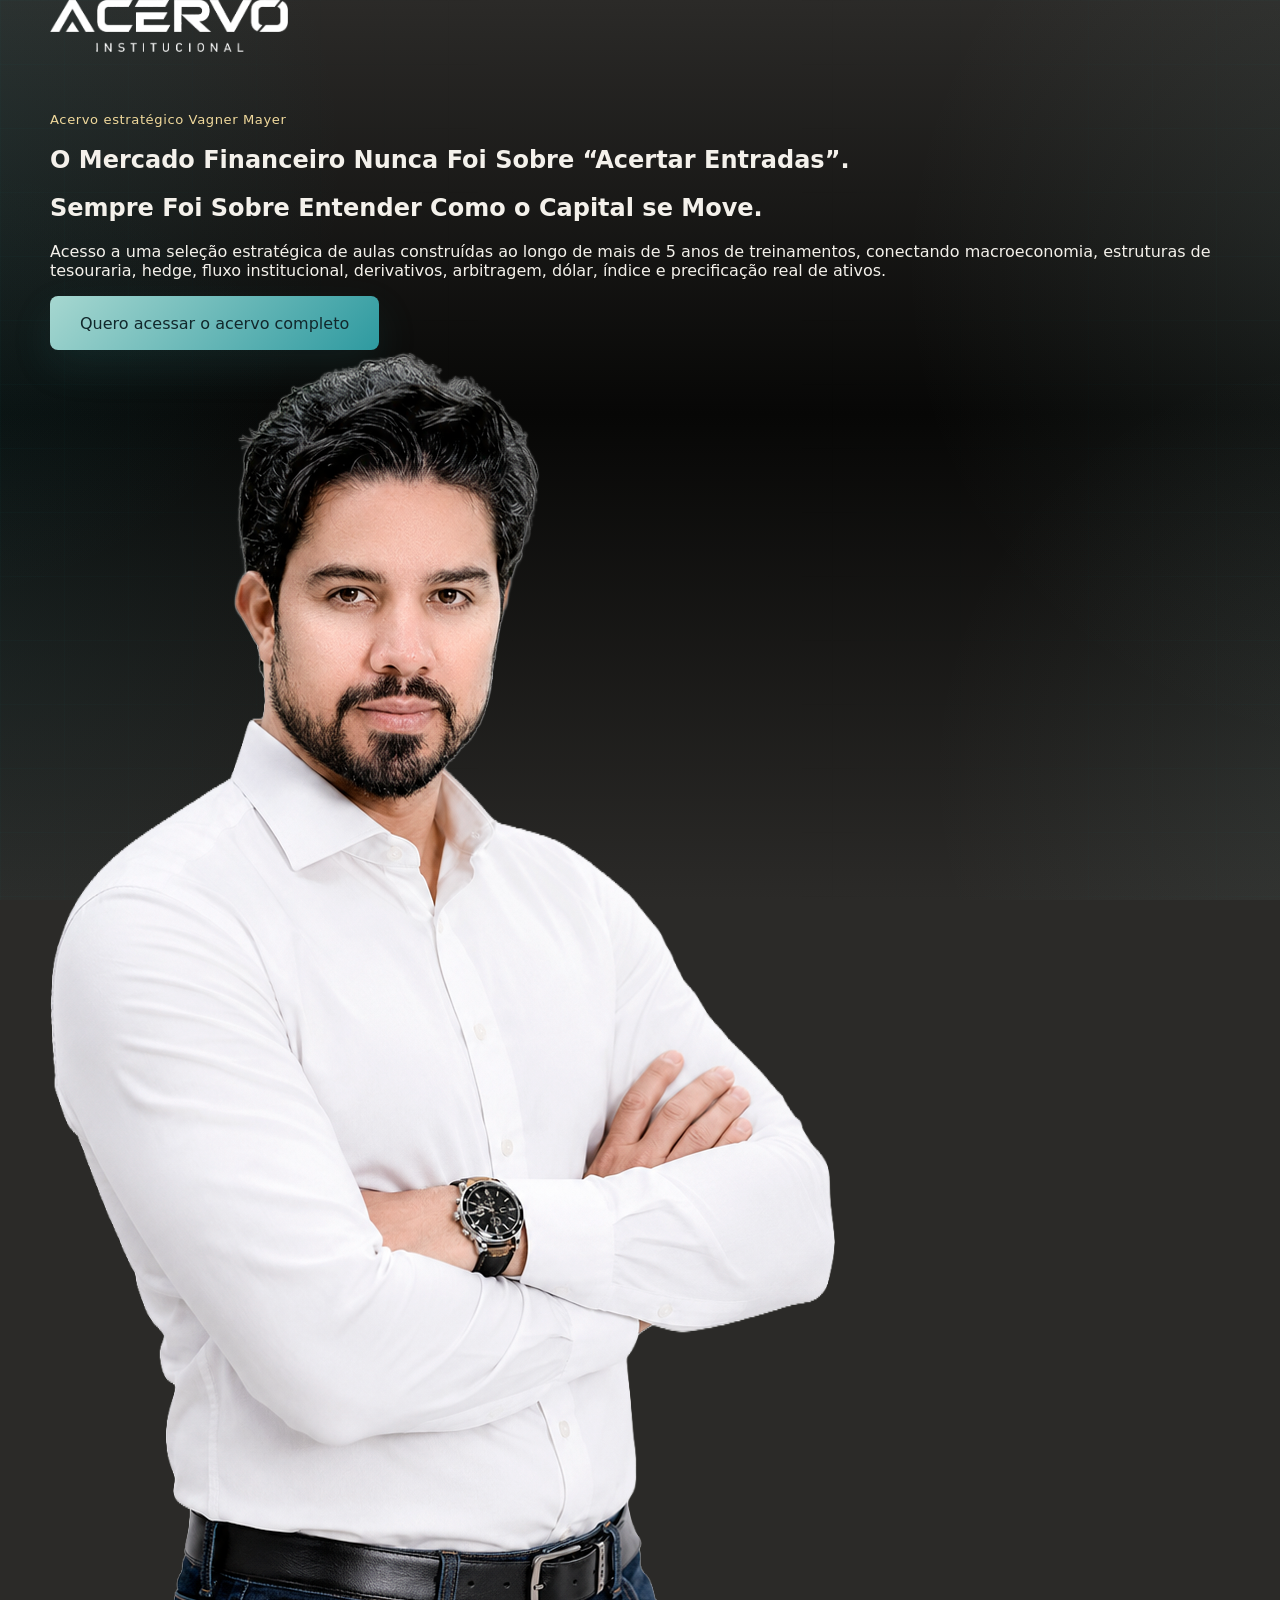
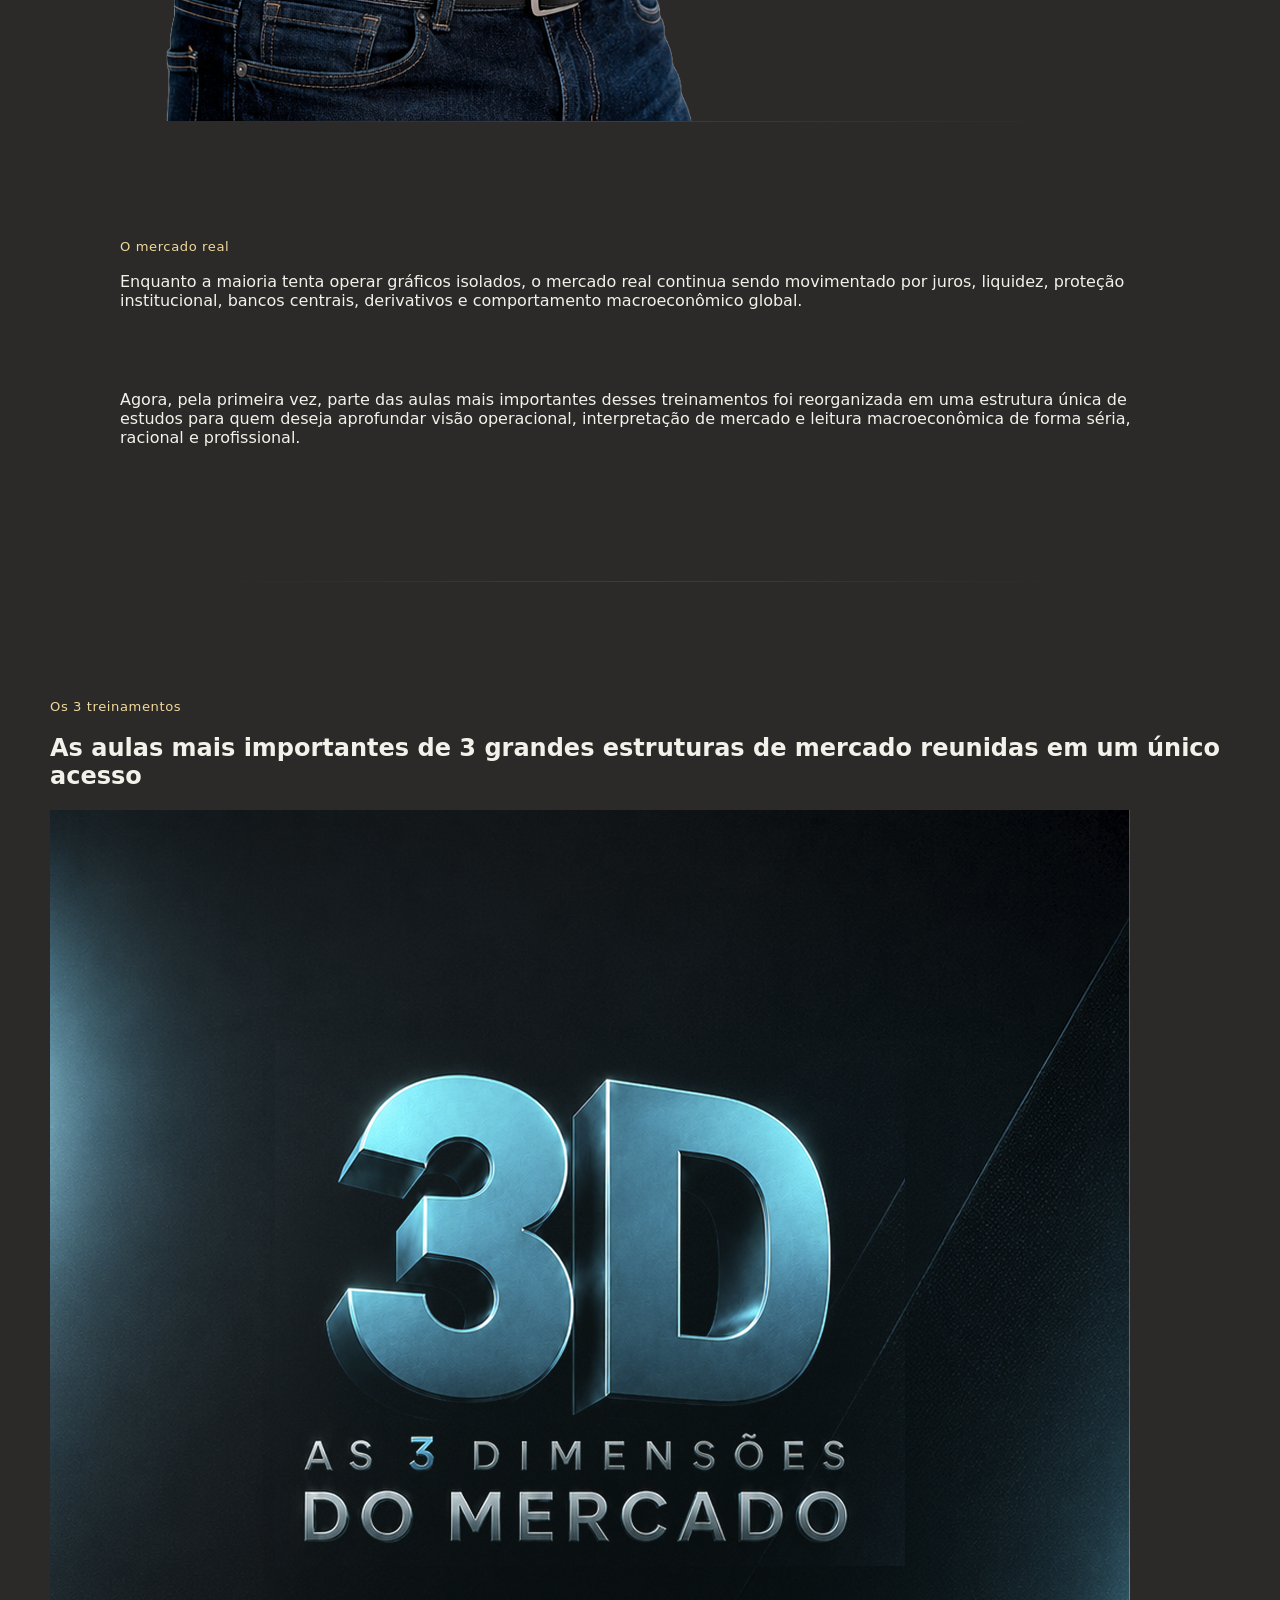
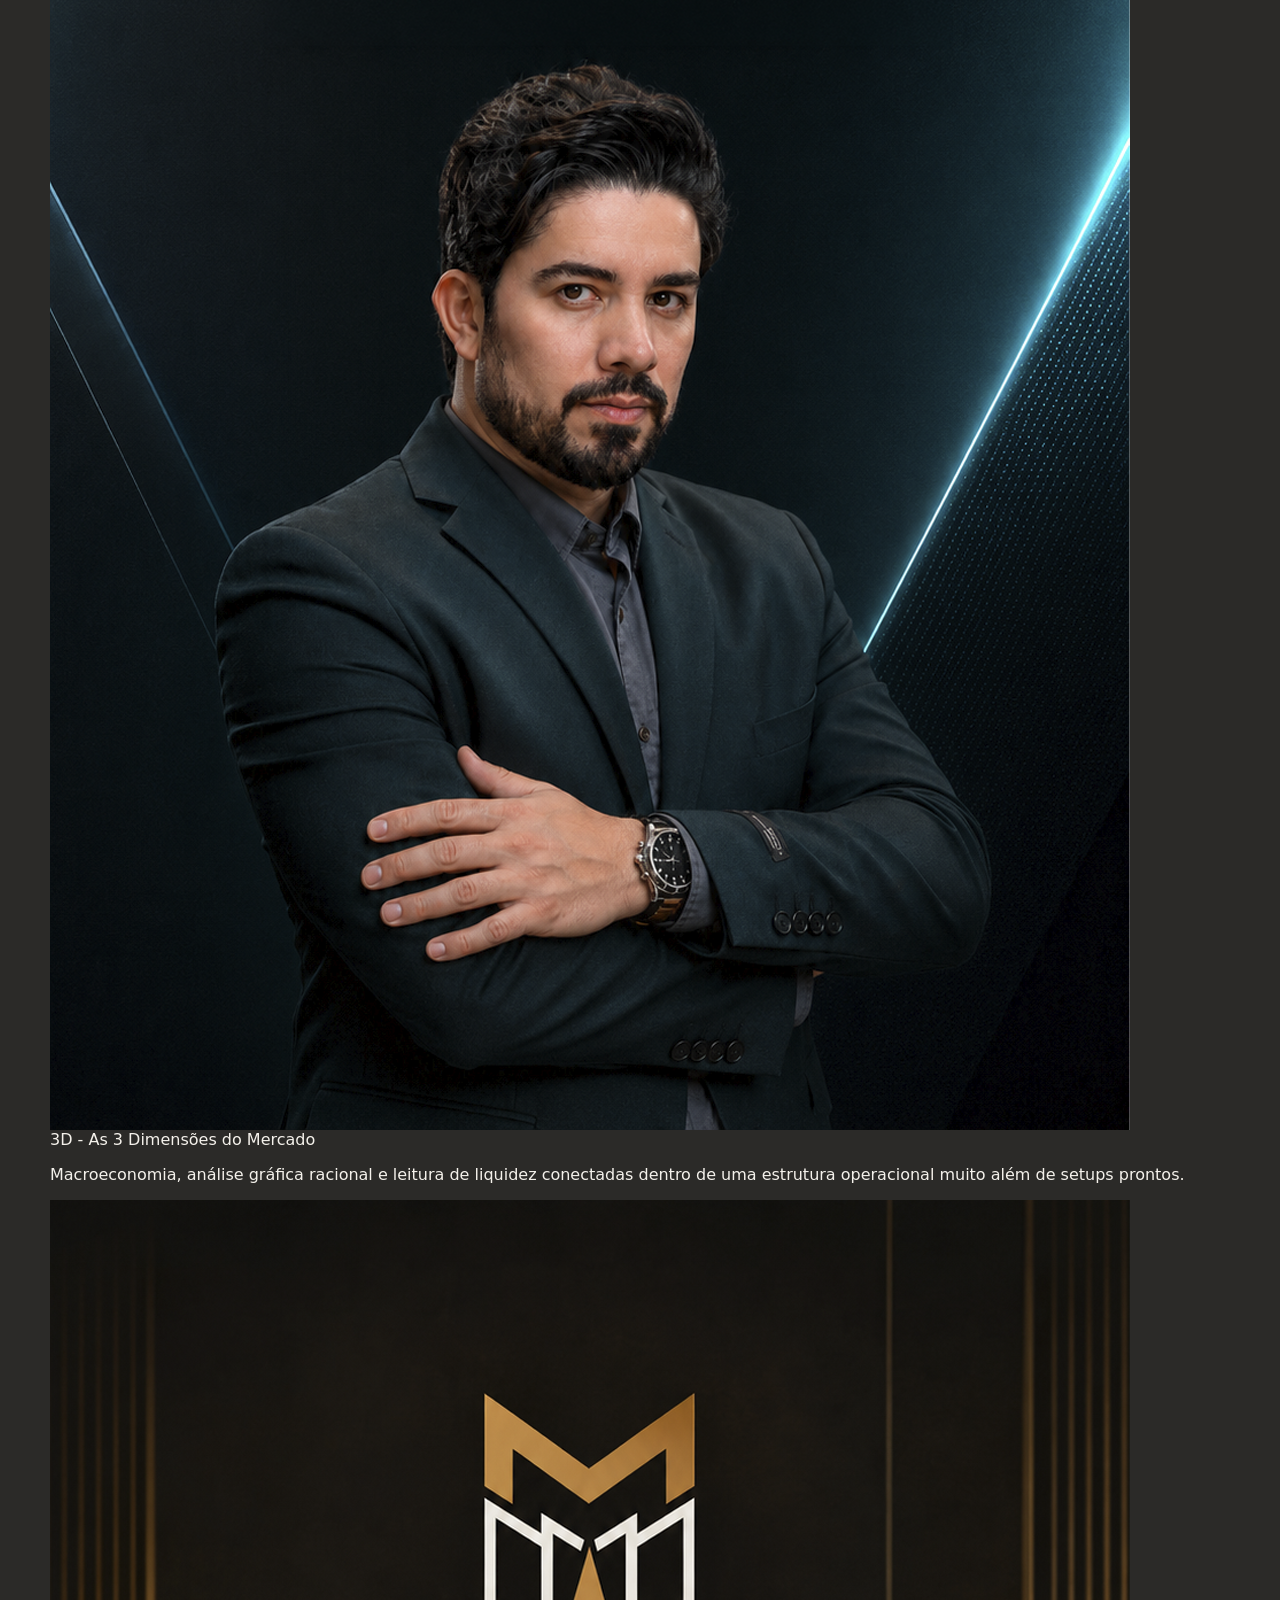
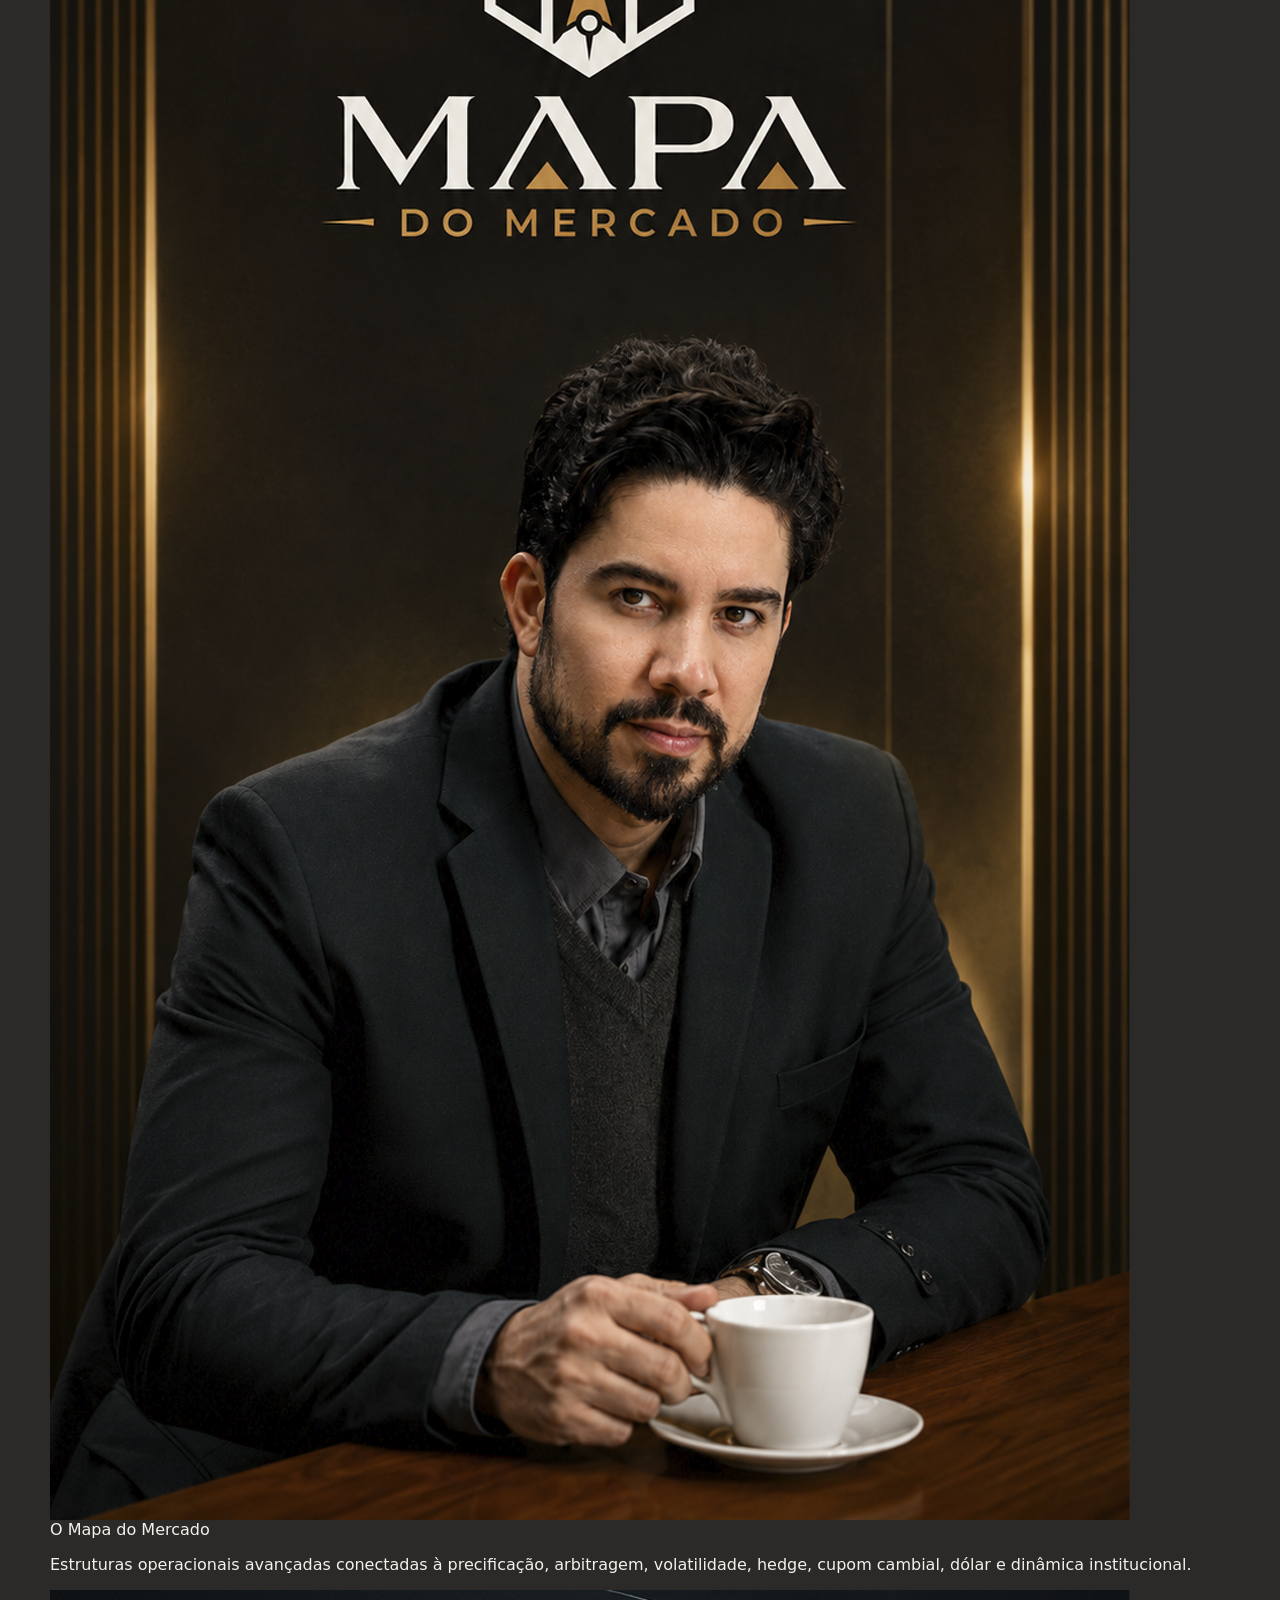
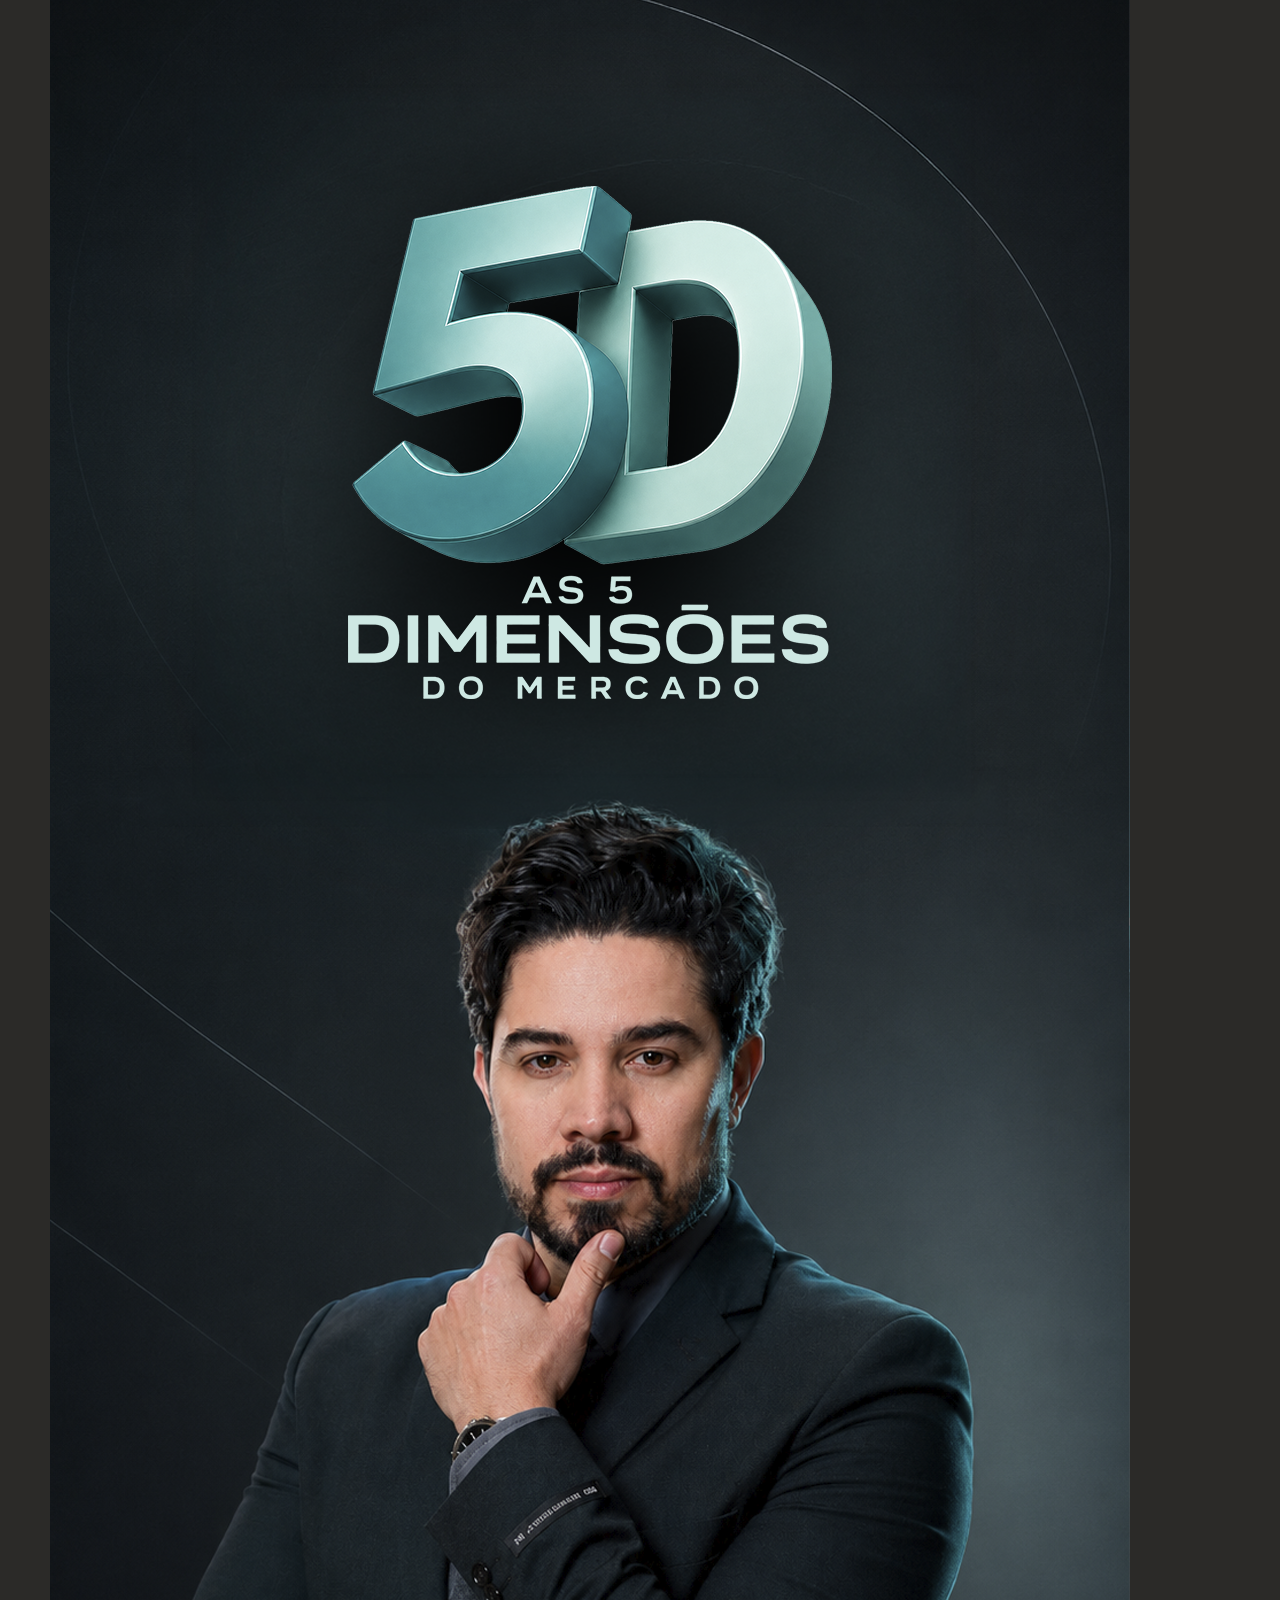
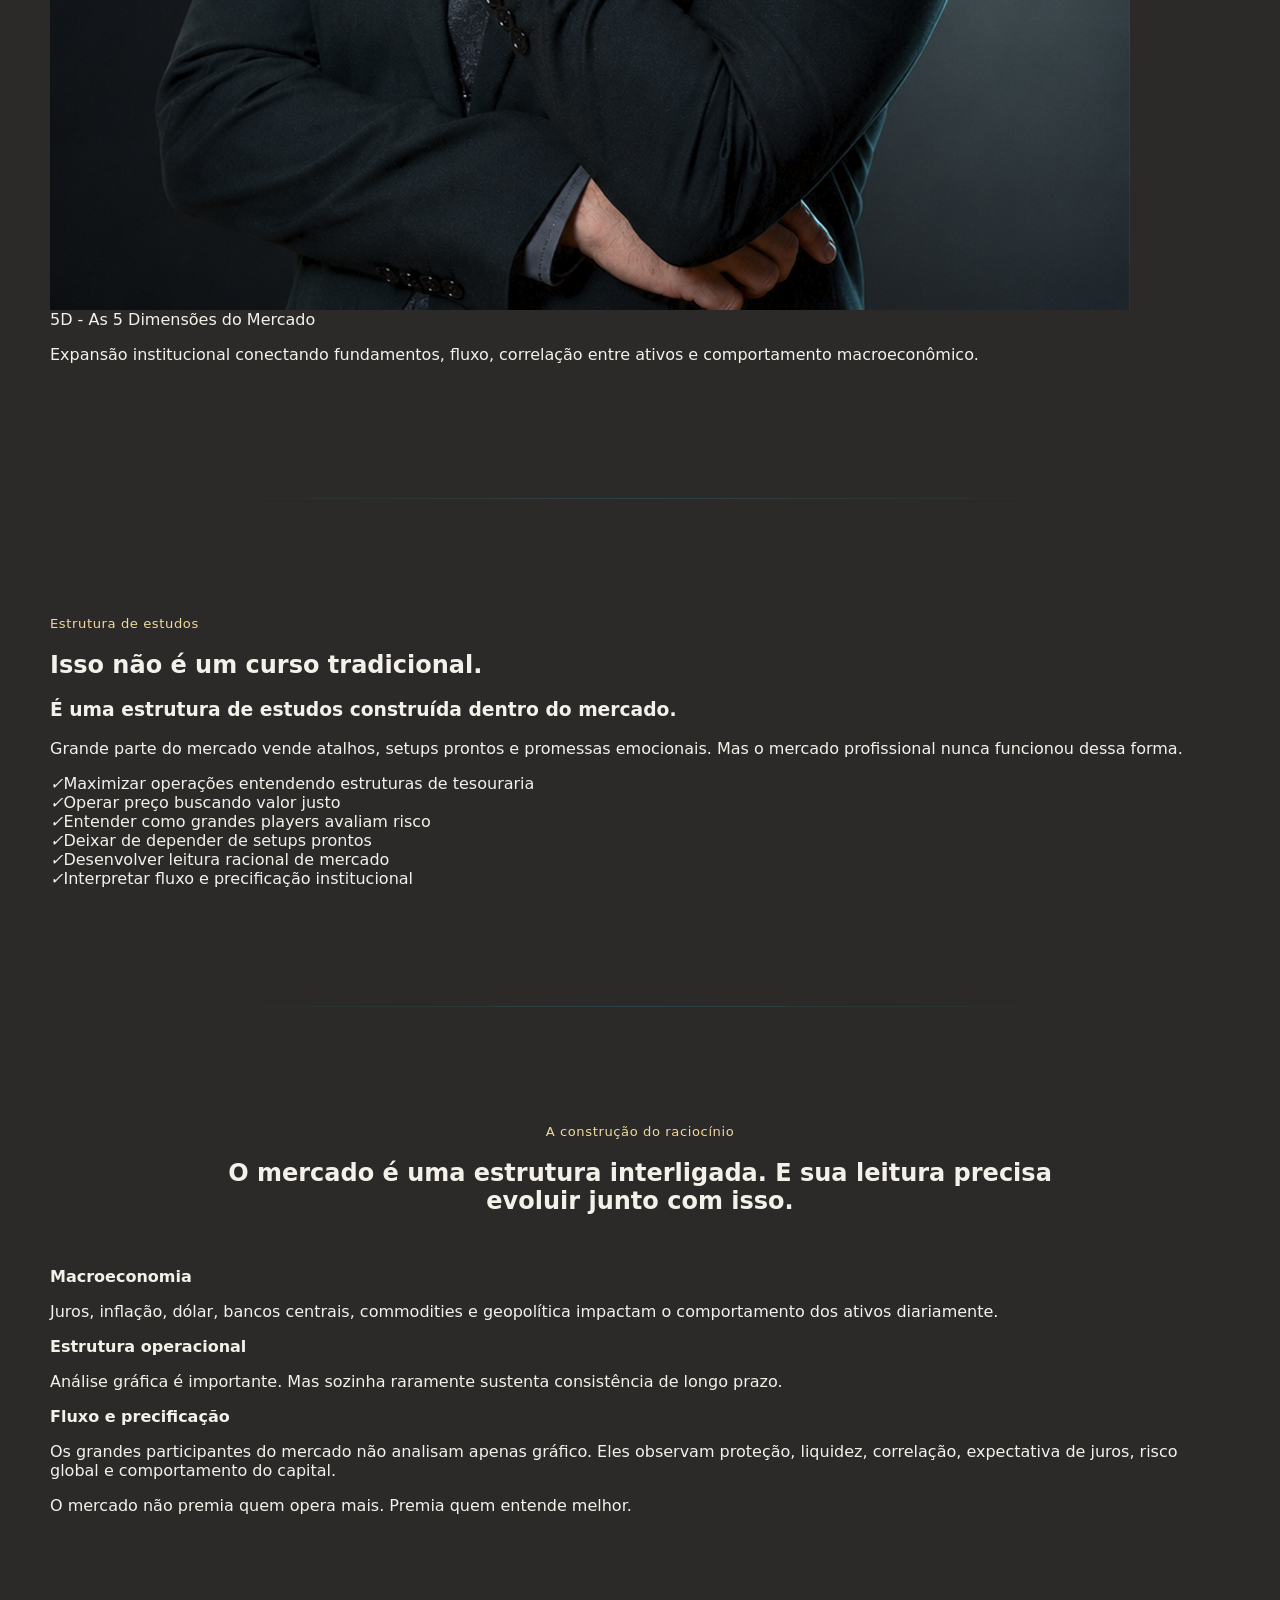
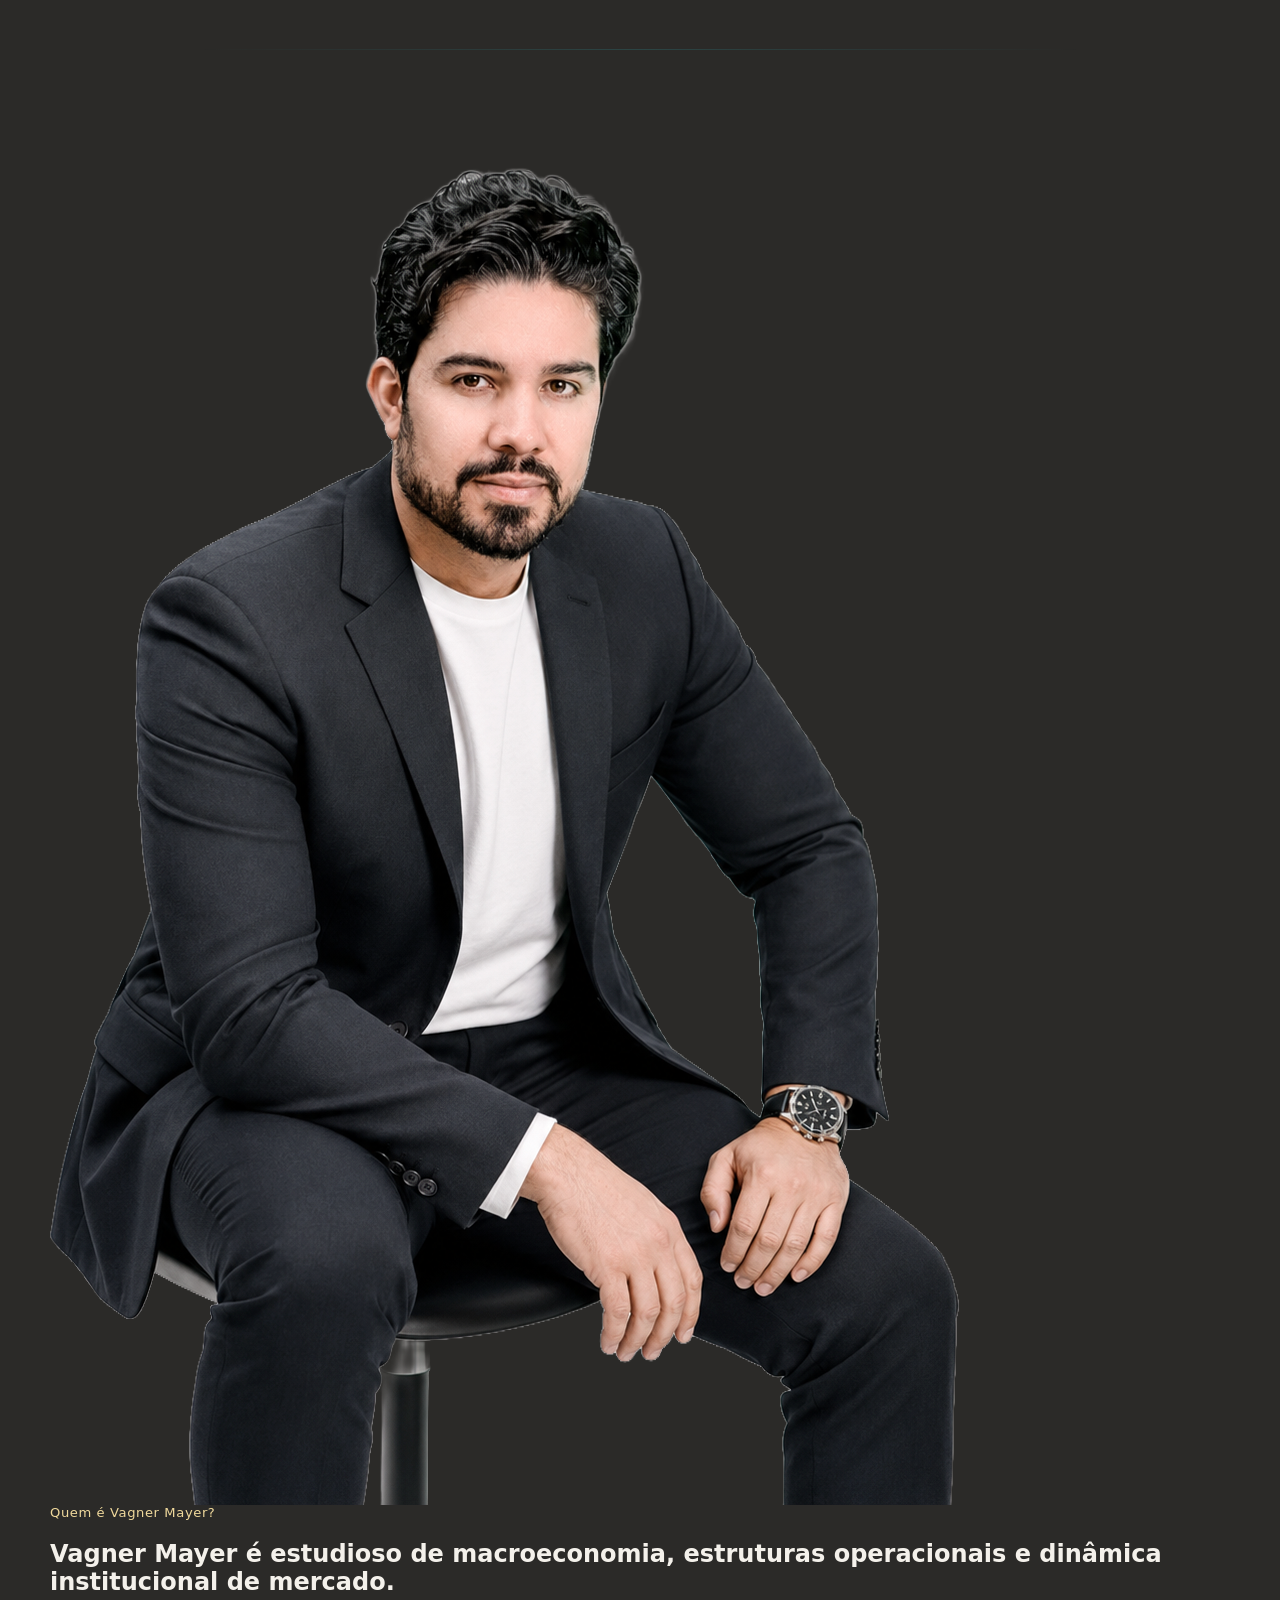
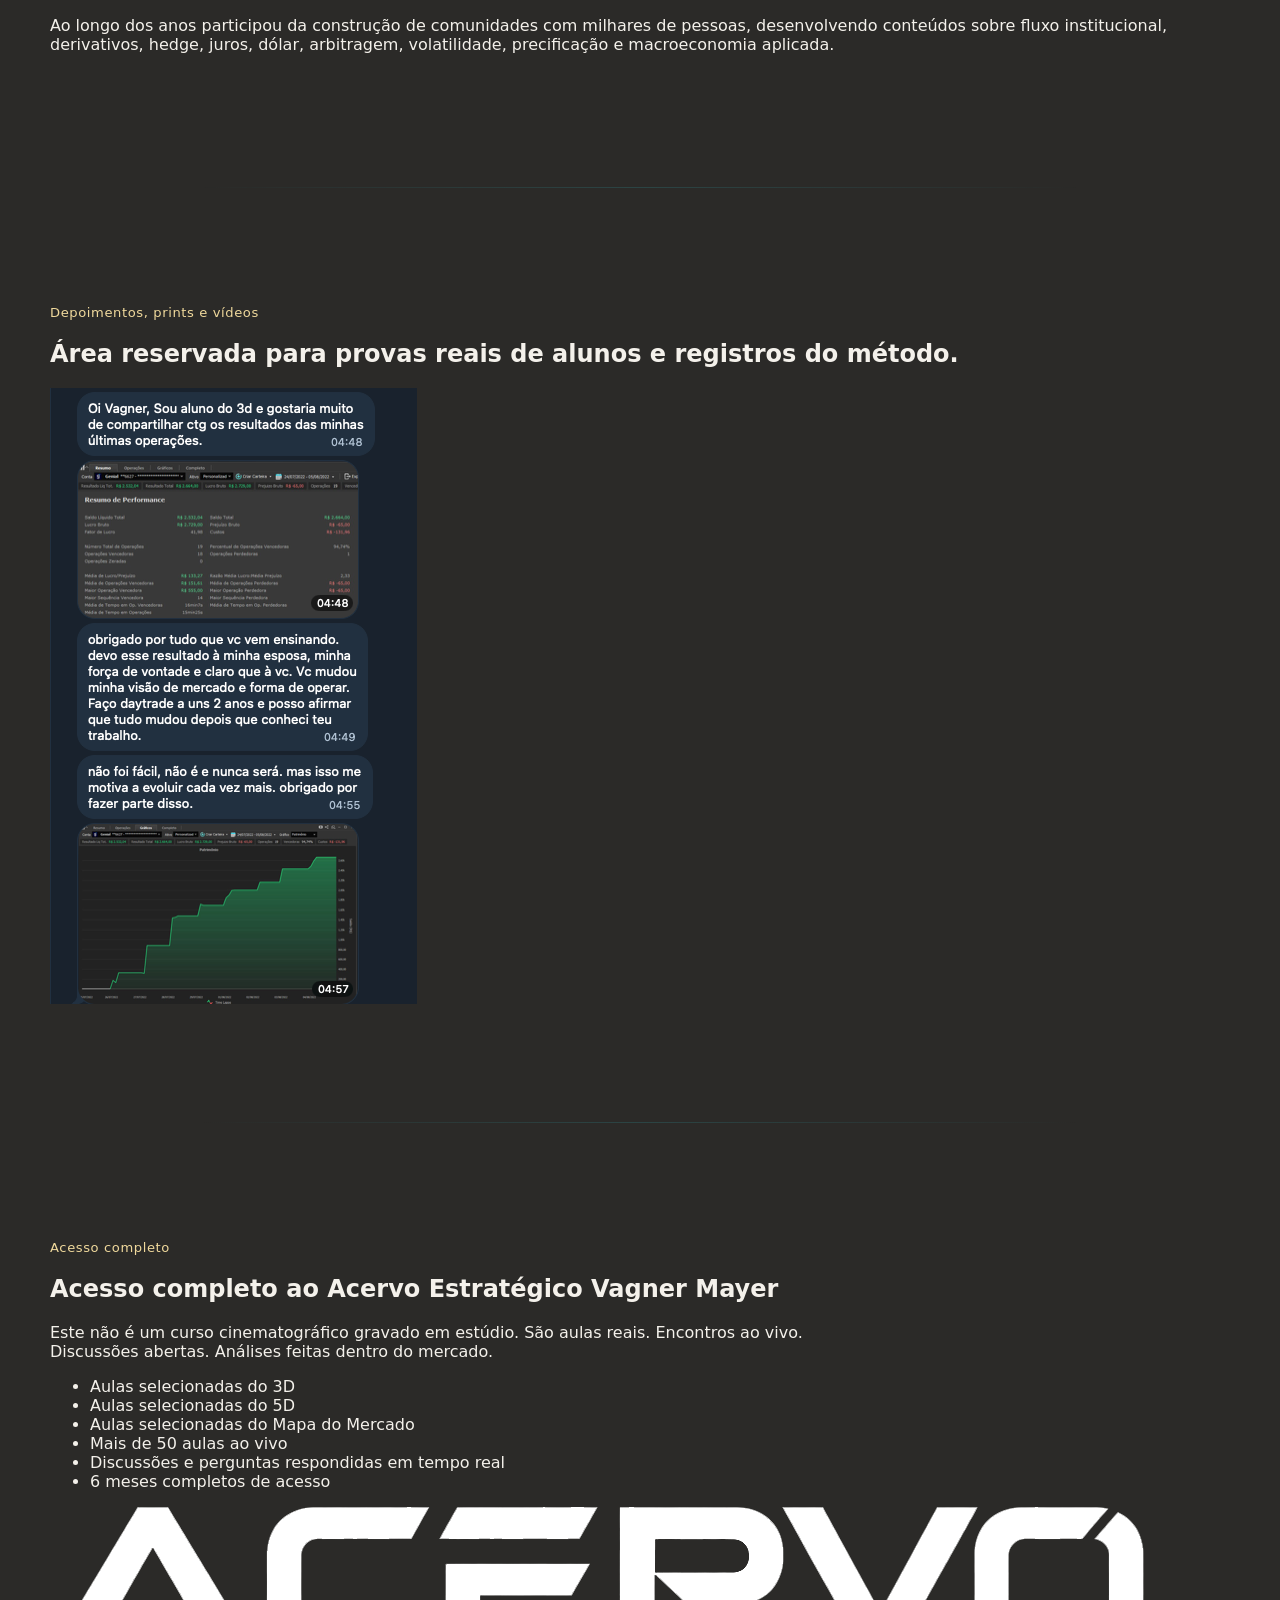
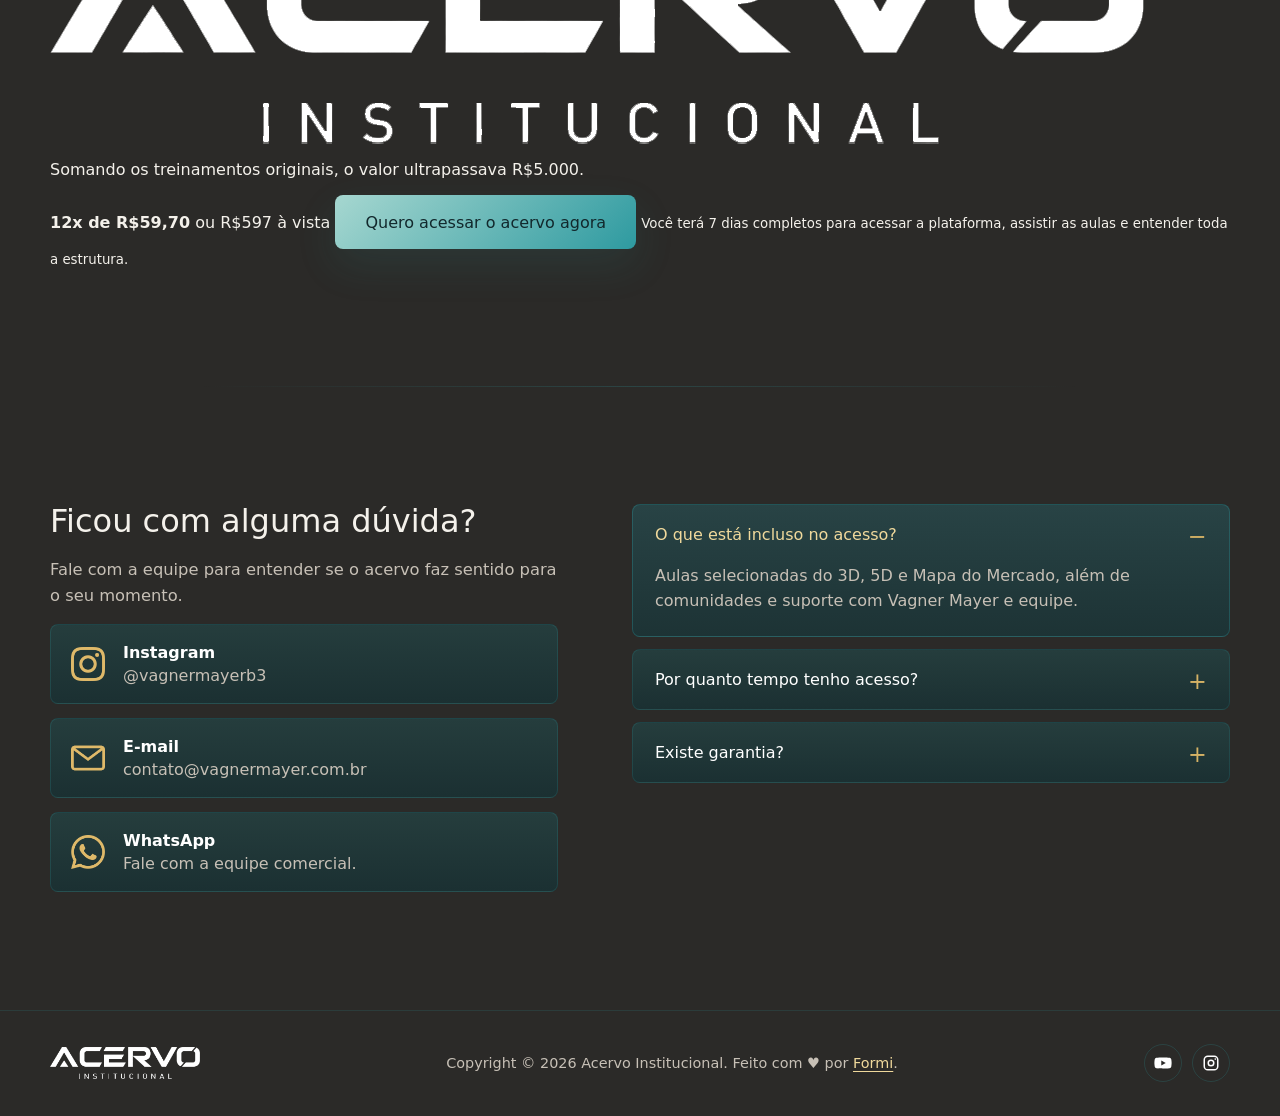
<file: index-b.html>
<!DOCTYPE html>
<html lang="pt-BR">
  <head>
    <meta charset="UTF-8" />
    <meta name="viewport" content="width=device-width, initial-scale=1.0" />
    <title>Acervo Institucional | Vagner Mayer | Página B</title>
    <meta name="description" content="Acesso ao Acervo Estratégico Vagner Mayer com aulas selecionadas do 3D, 5D e Mapa do Mercado." />
    <link rel="icon" href="Favicon - Branco.png" />
    <link rel="stylesheet" href="styles-b.css" />
  </head>
  <body>
    <main>
      <section class="hero-b">
        <div class="hero-photo" aria-hidden="true"></div>
        <div class="shell hero-grid">
          <div class="hero-card reveal">
            <img class="brand" src="ACERVO lOGO Branco.png" alt="Acervo Institucional" />
            <span class="eyebrow">Acervo estratégico Vagner Mayer</span>
            <h1>O Mercado Financeiro Nunca Foi Sobre “Acertar Entradas”.</h1>
            <h2>Sempre Foi Sobre Entender Como o Capital se Move.</h2>
            <p>Acesso a uma seleção estratégica de aulas construídas ao longo de mais de 5 anos de treinamentos, conectando macroeconomia, estruturas de tesouraria, hedge, fluxo institucional, derivativos, arbitragem, dólar, índice e precificação real de ativos.</p>
            <a class="btn primary" href="#oferta">Quero acessar o acervo completo</a>
          </div>
          <div class="hero-figure reveal">
            <img src="Vagner Mayer 01.png" alt="Vagner Mayer" />
          </div>
        </div>
      </section>

      <section class="section intro-b">
        <div class="shell intro-grid">
          <div class="intro-copy reveal">
            <span class="eyebrow">O mercado real</span>
            <p>Enquanto a maioria tenta operar gráficos isolados, o mercado real continua sendo movimentado por juros, liquidez, proteção institucional, bancos centrais, derivativos e comportamento macroeconômico global.</p>
          </div>
          <div class="intro-copy muted-panel reveal">
            <p>Agora, pela primeira vez, parte das aulas mais importantes desses treinamentos foi reorganizada em uma estrutura única de estudos para quem deseja aprofundar visão operacional, interpretação de mercado e leitura macroeconômica de forma séria, racional e profissional.</p>
          </div>
        </div>
      </section>

      <section class="section programs-b" id="cursos">
        <div class="shell">
          <div class="section-head reveal">
            <span class="eyebrow">Os 3 treinamentos</span>
            <h2>As aulas mais importantes de 3 grandes estruturas de mercado reunidas em um único acesso</h2>
          </div>
          <div class="program-grid reveal">
            <article>
              <img src="Thumbs Cursos/3D.png" alt="3D - As 3 Dimensões do Mercado" />
              <div>
                <span>3D - As 3 Dimensões do Mercado</span>
                <p>Macroeconomia, análise gráfica racional e leitura de liquidez conectadas dentro de uma estrutura operacional muito além de setups prontos.</p>
              </div>
            </article>
            <article class="featured">
              <img src="Thumbs Cursos/Mapa do mercado.png" alt="O Mapa do Mercado" />
              <div>
                <span>O Mapa do Mercado</span>
                <p>Estruturas operacionais avançadas conectadas à precificação, arbitragem, volatilidade, hedge, cupom cambial, dólar e dinâmica institucional.</p>
              </div>
            </article>
            <article>
              <img src="Thumbs Cursos/5D.png" alt="5D - As 5 Dimensões do Mercado" />
              <div>
                <span>5D - As 5 Dimensões do Mercado</span>
                <p>Expansão institucional conectando fundamentos, fluxo, correlação entre ativos e comportamento macroeconômico.</p>
              </div>
            </article>
          </div>
        </div>
      </section>

      <section class="section structure-b">
        <div class="shell structure-grid">
          <div class="section-head reveal">
            <span class="eyebrow">Estrutura de estudos</span>
            <h2>Isso não é um curso tradicional.</h2>
            <h3>É uma estrutura de estudos construída dentro do mercado.</h3>
            <p>Grande parte do mercado vende atalhos, setups prontos e promessas emocionais. Mas o mercado profissional nunca funcionou dessa forma.</p>
          </div>
          <div class="check-board reveal">
            <article><i>✓</i><span>Maximizar operações entendendo estruturas de tesouraria</span></article>
            <article><i>✓</i><span>Operar preço buscando valor justo</span></article>
            <article><i>✓</i><span>Entender como grandes players avaliam risco</span></article>
            <article><i>✓</i><span>Deixar de depender de setups prontos</span></article>
            <article><i>✓</i><span>Desenvolver leitura racional de mercado</span></article>
            <article><i>✓</i><span>Interpretar fluxo e precificação institucional</span></article>
          </div>
        </div>
      </section>

      <section class="section logic-b">
        <div class="shell">
          <div class="section-head center reveal">
            <span class="eyebrow">A construção do raciocínio</span>
            <h2>O mercado é uma estrutura interligada. E sua leitura precisa evoluir junto com isso.</h2>
          </div>
          <div class="logic-cards reveal">
            <article>
              <strong>Macroeconomia</strong>
              <p>Juros, inflação, dólar, bancos centrais, commodities e geopolítica impactam o comportamento dos ativos diariamente.</p>
            </article>
            <article>
              <strong>Estrutura operacional</strong>
              <p>Análise gráfica é importante. Mas sozinha raramente sustenta consistência de longo prazo.</p>
            </article>
            <article>
              <strong>Fluxo e precificação</strong>
              <p>Os grandes participantes do mercado não analisam apenas gráfico. Eles observam proteção, liquidez, correlação, expectativa de juros, risco global e comportamento do capital.</p>
            </article>
          </div>
          <p class="quote-line reveal">O mercado não premia quem opera mais. Premia quem entende melhor.</p>
        </div>
      </section>

      <section class="section mentor-b">
        <div class="mentor-bg" aria-hidden="true"></div>
        <div class="shell mentor-grid">
          <div class="mentor-img reveal">
            <img src="Vagner Mayer 04.png" alt="Vagner Mayer" />
          </div>
          <div class="section-head reveal">
            <span class="eyebrow">Quem é Vagner Mayer?</span>
            <h2>Vagner Mayer é estudioso de macroeconomia, estruturas operacionais e dinâmica institucional de mercado.</h2>
            <p>Ao longo dos anos participou da construção de comunidades com milhares de pessoas, desenvolvendo conteúdos sobre fluxo institucional, derivativos, hedge, juros, dólar, arbitragem, volatilidade, precificação e macroeconomia aplicada.</p>
          </div>
        </div>
      </section>

      <section class="section proof-b" id="depoimentos">
        <div class="shell proof-grid">
          <div class="section-head reveal">
            <span class="eyebrow">Depoimentos, prints e vídeos</span>
            <h2>Área reservada para provas reais de alunos e registros do método.</h2>
          </div>
          <div class="proof-card reveal">
            <img src="assets/proof/depoimento.png" alt="Depoimento de aluno" />
          </div>
        </div>
      </section>

      <section class="section offer-b" id="oferta">
        <div class="shell offer-grid">
          <div class="offer-copy reveal">
            <span class="eyebrow">Acesso completo</span>
            <h2>Acesso completo ao Acervo Estratégico Vagner Mayer</h2>
            <p>Este não é um curso cinematográfico gravado em estúdio. São aulas reais. Encontros ao vivo. Discussões abertas. Análises feitas dentro do mercado.</p>
            <ul>
              <li>Aulas selecionadas do 3D</li>
              <li>Aulas selecionadas do 5D</li>
              <li>Aulas selecionadas do Mapa do Mercado</li>
              <li>Mais de 50 aulas ao vivo</li>
              <li>Discussões e perguntas respondidas em tempo real</li>
              <li>6 meses completos de acesso</li>
            </ul>
          </div>
          <aside class="checkout-b reveal">
            <img src="ACERVO lOGO Branco.png" alt="Acervo Institucional" />
            <p>Somando os treinamentos originais, o valor ultrapassava R$5.000.</p>
            <strong>12x de R$59,70</strong>
            <span>ou R$597 à vista</span>
            <a class="btn primary" href="https://www.instagram.com/vagnermayerb3/">Quero acessar o acervo agora</a>
            <small>Você terá 7 dias completos para acessar a plataforma, assistir as aulas e entender toda a estrutura.</small>
          </aside>
        </div>
      </section>

      <section class="section support-b" id="duvidas">
        <div class="shell support-grid">
          <div class="support-copy reveal">
            <h2>Ficou com alguma dúvida?</h2>
            <p>Fale com a equipe para entender se o acervo faz sentido para o seu momento.</p>
            <a class="contact-card" href="https://www.instagram.com/vagnermayerb3/"><img src="assets/instagram.png" alt="" /><span><strong>Instagram</strong>@vagnermayerb3</span></a>
            <a class="contact-card" href="mailto:contato@vagnermayer.com.br"><img src="assets/e-mail.png" alt="" /><span><strong>E-mail</strong>contato@vagnermayer.com.br</span></a>
            <a class="contact-card" href="https://www.instagram.com/vagnermayerb3/"><img src="assets/whatsapp.png" alt="" /><span><strong>WhatsApp</strong>Fale com a equipe comercial.</span></a>
          </div>
          <div class="faq reveal">
            <details open>
              <summary>O que está incluso no acesso?</summary>
              <p>Aulas selecionadas do 3D, 5D e Mapa do Mercado, além de comunidades e suporte com Vagner Mayer e equipe.</p>
            </details>
            <details>
              <summary>Por quanto tempo tenho acesso?</summary>
              <p>6 meses completos de acesso.</p>
            </details>
            <details>
              <summary>Existe garantia?</summary>
              <p>Você terá 7 dias completos para acessar a plataforma, assistir as aulas e entender toda a estrutura.</p>
            </details>
          </div>
        </div>
      </section>
    </main>

    <footer>
      <img src="ACERVO lOGO Branco.png" alt="Acervo Institucional" />
      <p>Copyright © 2026 Acervo Institucional. Feito com ♥ por <a href="https://oformi.com.br/">Formi</a>.</p>
      <div class="socials">
        <a href="https://www.youtube.com/@VagnerMayer" aria-label="YouTube"><svg viewBox="0 0 24 24"><path d="M23 7.1a3 3 0 0 0-2.1-2.1C19 4.5 12 4.5 12 4.5s-7 0-8.9.5A3 3 0 0 0 1 7.1 31 31 0 0 0 .5 12 31 31 0 0 0 1 16.9 3 3 0 0 0 3.1 19C5 19.5 12 19.5 12 19.5s7 0 8.9-.5a3 3 0 0 0 2.1-2.1 31 31 0 0 0 .5-4.9 31 31 0 0 0-.5-4.9ZM9.7 15.2V8.8l6 3.2-6 3.2Z"/></svg></a>
        <a href="https://www.instagram.com/vagnermayerb3/" aria-label="Instagram"><svg viewBox="0 0 24 24"><path d="M7.8 2h8.4A5.8 5.8 0 0 1 22 7.8v8.4a5.8 5.8 0 0 1-5.8 5.8H7.8A5.8 5.8 0 0 1 2 16.2V7.8A5.8 5.8 0 0 1 7.8 2Zm0 2A3.8 3.8 0 0 0 4 7.8v8.4A3.8 3.8 0 0 0 7.8 20h8.4a3.8 3.8 0 0 0 3.8-3.8V7.8A3.8 3.8 0 0 0 16.2 4H7.8Zm9.9 1.7a1.1 1.1 0 1 1 0 2.2 1.1 1.1 0 0 1 0-2.2ZM12 7.3a4.7 4.7 0 1 1 0 9.4 4.7 4.7 0 0 1 0-9.4Zm0 2a2.7 2.7 0 1 0 0 5.4 2.7 2.7 0 0 0 0-5.4Z"/></svg></a>
      </div>
    </footer>

    <script src="script.js"></script>
  </body>
</html>
</file>
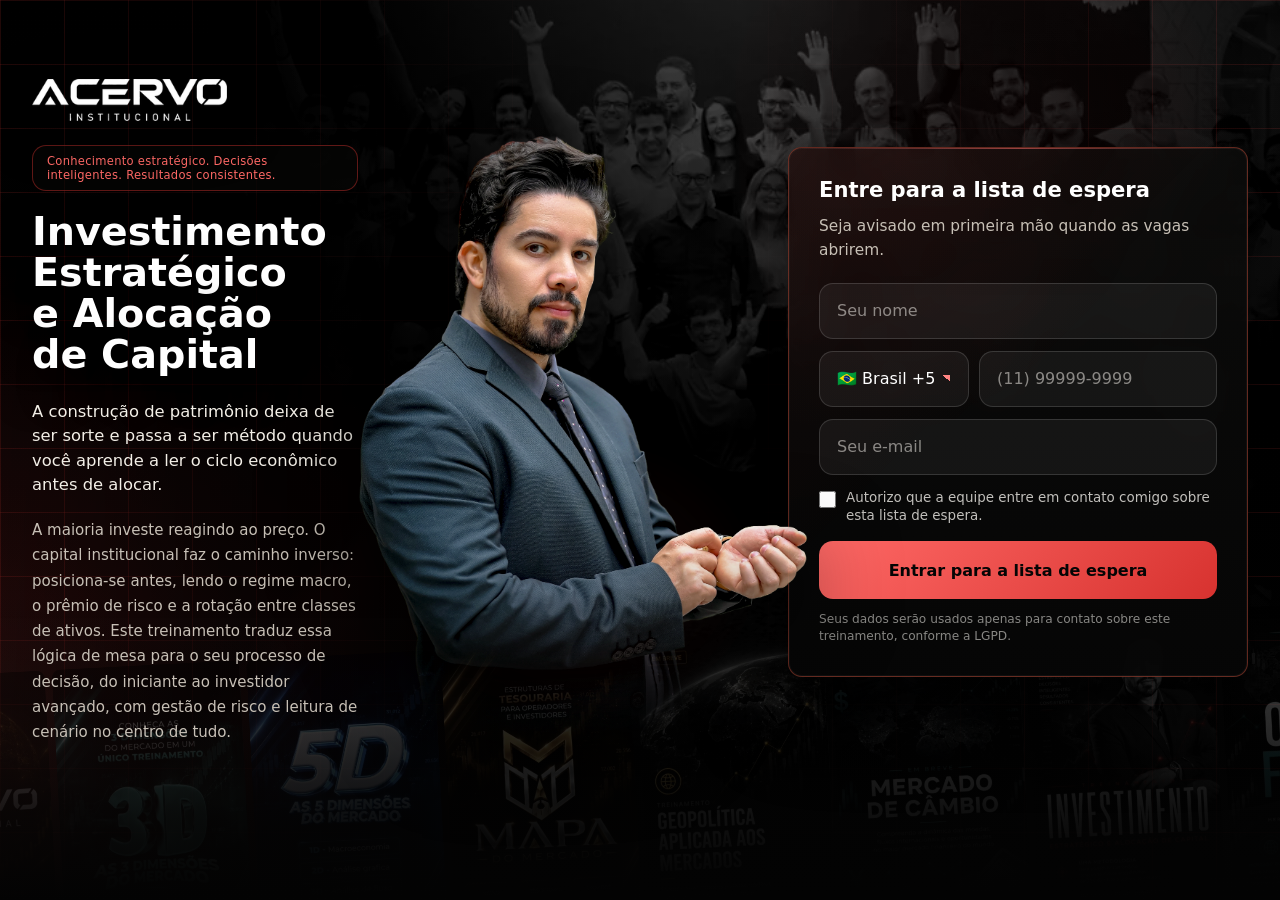
<file: investimento-estrategico.html>
<!DOCTYPE html>
<html lang="pt-BR">
  <head>
    <meta charset="UTF-8" />
    <meta name="viewport" content="width=device-width, initial-scale=1.0" />
    <title>Investimento Estratégico | Lista de Espera</title>
    <meta name="description" content="Entre para a lista de espera do treinamento Investimento Estratégico e Alocação de Capital." />
    <link rel="canonical" href="https://vagnermayer.academy/investimento-estrategico" />
    <link rel="icon" href="Favicon - Branco.png" />
    <link rel="preload" as="image" href="assets/capture/investimento.jpg" />
    <link rel="stylesheet" href="capture.css?v=2026062417" />
    <script defer src="meta-pixel.js?v=2026070401"></script>
  </head>
  <body class="capture-page theme-red" data-origin="investimento-estrategico">
    <main class="capture-section">
      <div class="capture-bg" aria-hidden="true"><img src="assets/capture/investimento.jpg" alt="" /><img class="carousel-ribbon" src="assets/capture/carrossel-acervo.webp" alt="" width="2930" height="656" /></div>
      <section class="capture-shell" aria-label="Lista de espera Investimento Estratégico">
        <div class="copy-block">
          <img class="logo" src="assets/optimized/acervo-logo-branco-260.webp" alt="Acervo Institucional" width="260" height="56" />
          <p class="kicker">Conhecimento estratégico. Decisões inteligentes. Resultados consistentes.</p>
          <h1>Investimento Estratégico e Alocação de Capital</h1>
          <p class="subtitle">A construção de patrimônio deixa de ser sorte e passa a ser método quando você aprende a ler o ciclo econômico antes de alocar.</p>
          <p class="context">A maioria investe reagindo ao preço. O capital institucional faz o caminho inverso: posiciona-se antes, lendo o regime macro, o prêmio de risco e a rotação entre classes de ativos. Este treinamento traduz essa lógica de mesa para o seu processo de decisão, do iniciante ao investidor avançado, com gestão de risco e leitura de cenário no centro de tudo.</p>
        </div>
        <div class="vagner-hero" aria-hidden="true"><img src="assets/capture/vagner-capture.webp" alt="" width="625" height="889" /></div>
        <aside class="form-card" aria-label="Formulário de espera">
          <h2>Entre para a lista de espera</h2>
          <p>Seja avisado em primeira mão quando as vagas abrirem.</p>
          <form class="lead-form" data-capture-form>
            <label class="field"><span>Nome</span><input type="text" name="nome" placeholder="Seu nome" autocomplete="name" required /></label>
            <div class="phone-row">
              <label class="field country-field"><span>País</span><select name="pais" autocomplete="country" aria-label="País do telefone"><option value="BR" selected>BR +55</option></select></label>
              <label class="field phone-field"><span>Telefone</span><input type="tel" name="whatsapp" placeholder="Seu telefone" autocomplete="tel-national" inputmode="tel" required /></label>
            </div>
            <label class="field"><span>E-mail</span><input type="email" name="email" placeholder="Seu e-mail" autocomplete="email" required /></label>
            <label class="consent"><input type="checkbox" required /> <span>Autorizo que a equipe entre em contato comigo sobre esta lista de espera.</span></label>
            <p class="form-status" data-form-status role="status" aria-live="polite"></p>
            <button class="submit-button" type="submit">Entrar para a lista de espera</button>
            <small class="privacy">Seus dados serão usados apenas para contato sobre este treinamento, conforme a LGPD.</small>
          </form>
        </aside>
      </section>
    </main>
    <div class="success-modal" data-success-modal role="dialog" aria-modal="true" hidden><div class="success-panel"><strong>Cadastro confirmado</strong><h2>Você entrou na lista.</h2><p>Quando as vagas abrirem, você será avisado pelos contatos informados.</p><button type="button" data-close-modal>Fechar</button></div></div>
    <script src="capture.js?v=2026062417"></script>
  </body>
</html>
</file>
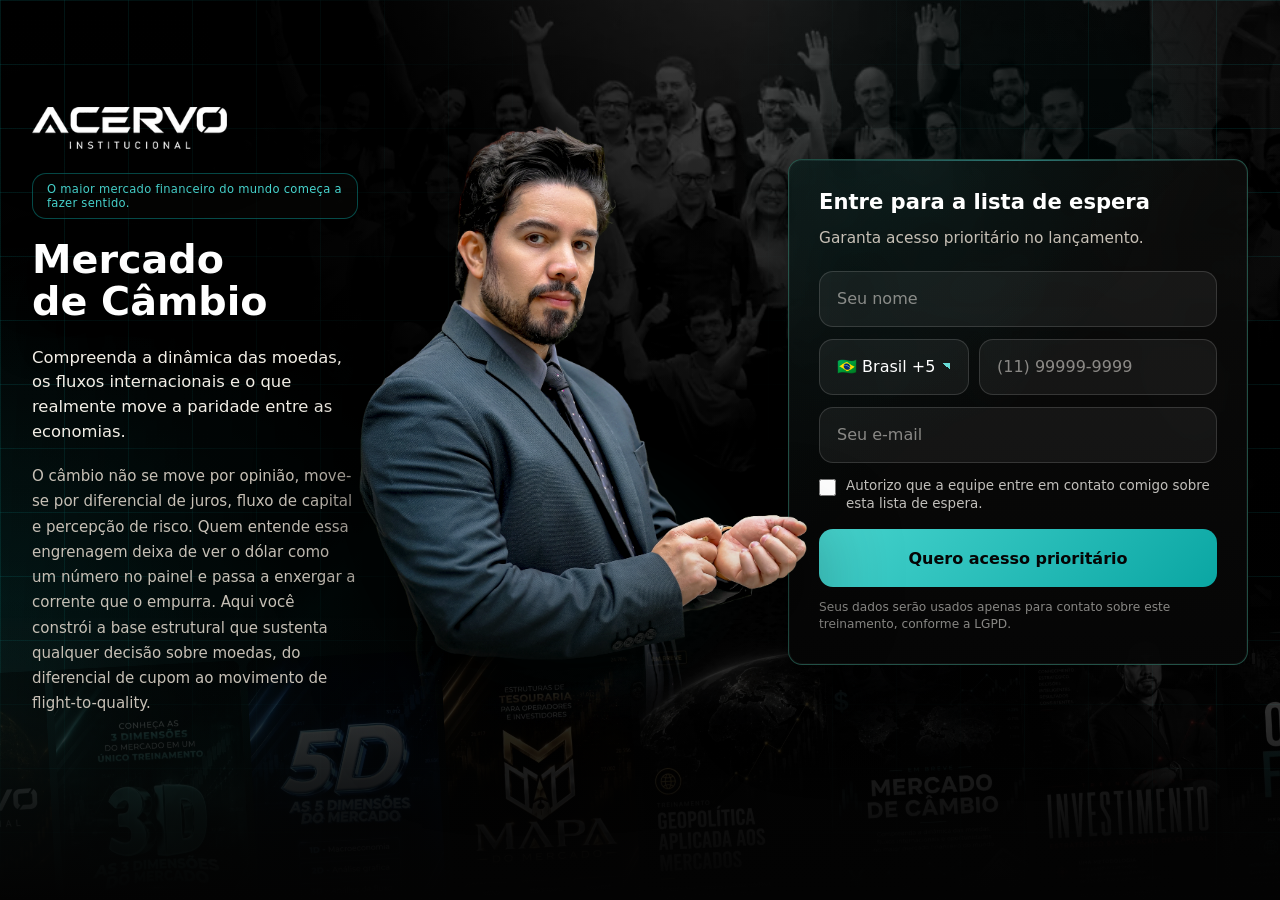
<file: mercado-de-cambio.html>
<!DOCTYPE html>
<html lang="pt-BR">
  <head>
    <meta charset="UTF-8" />
    <meta name="viewport" content="width=device-width, initial-scale=1.0" />
    <title>Mercado de Câmbio | Lista de Espera</title>
    <meta name="description" content="Entre para a lista de espera do treinamento Mercado de Câmbio." />
    <link rel="canonical" href="https://vagnermayer.academy/mercado-de-cambio" />
    <link rel="icon" href="Favicon - Branco.png" />
    <link rel="preload" as="image" href="assets/capture/mercado-cambio.jpg" />
    <link rel="stylesheet" href="capture.css?v=2026062417" />
    <script defer src="meta-pixel.js?v=2026070401"></script>
  </head>
  <body class="capture-page theme-teal" data-origin="mercado-de-cambio">
    <main class="capture-section">
      <div class="capture-bg" aria-hidden="true"><img src="assets/capture/mercado-cambio.jpg" alt="" /><img class="carousel-ribbon" src="assets/capture/carrossel-acervo.webp" alt="" width="2930" height="656" /></div>
      <section class="capture-shell" aria-label="Lista de espera Mercado de Câmbio">
        <div class="copy-block">
          <img class="logo" src="assets/optimized/acervo-logo-branco-260.webp" alt="Acervo Institucional" width="260" height="56" />
          <p class="kicker">O maior mercado financeiro do mundo começa a fazer sentido.</p>
          <h1>Mercado de Câmbio</h1>
          <p class="subtitle">Compreenda a dinâmica das moedas, os fluxos internacionais e o que realmente move a paridade entre as economias.</p>
          <p class="context">O câmbio não se move por opinião, move-se por diferencial de juros, fluxo de capital e percepção de risco. Quem entende essa engrenagem deixa de ver o dólar como um número no painel e passa a enxergar a corrente que o empurra. Aqui você constrói a base estrutural que sustenta qualquer decisão sobre moedas, do diferencial de cupom ao movimento de flight-to-quality.</p>
        </div>
        <div class="vagner-hero" aria-hidden="true"><img src="assets/capture/vagner-capture.webp" alt="" width="625" height="889" /></div>
        <aside class="form-card" aria-label="Formulário de espera">
          <h2>Entre para a lista de espera</h2>
          <p>Garanta acesso prioritário no lançamento.</p>
          <form class="lead-form" data-capture-form>
            <label class="field"><span>Nome</span><input type="text" name="nome" placeholder="Seu nome" autocomplete="name" required /></label>
            <div class="phone-row">
              <label class="field country-field"><span>País</span><select name="pais" autocomplete="country" aria-label="País do telefone"><option value="BR" selected>BR +55</option></select></label>
              <label class="field phone-field"><span>Telefone</span><input type="tel" name="whatsapp" placeholder="Seu telefone" autocomplete="tel-national" inputmode="tel" required /></label>
            </div>
            <label class="field"><span>E-mail</span><input type="email" name="email" placeholder="Seu e-mail" autocomplete="email" required /></label>
            <label class="consent"><input type="checkbox" required /> <span>Autorizo que a equipe entre em contato comigo sobre esta lista de espera.</span></label>
            <p class="form-status" data-form-status role="status" aria-live="polite"></p>
            <button class="submit-button" type="submit">Quero acesso prioritário</button>
            <small class="privacy">Seus dados serão usados apenas para contato sobre este treinamento, conforme a LGPD.</small>
          </form>
        </aside>
      </section>
    </main>
    <div class="success-modal" data-success-modal role="dialog" aria-modal="true" hidden><div class="success-panel"><strong>Cadastro confirmado</strong><h2>Você entrou na lista.</h2><p>Você será avisado quando o treinamento estiver disponível.</p><button type="button" data-close-modal>Fechar</button></div></div>
    <script src="capture.js?v=2026062417"></script>
  </body>
</html>
</file>
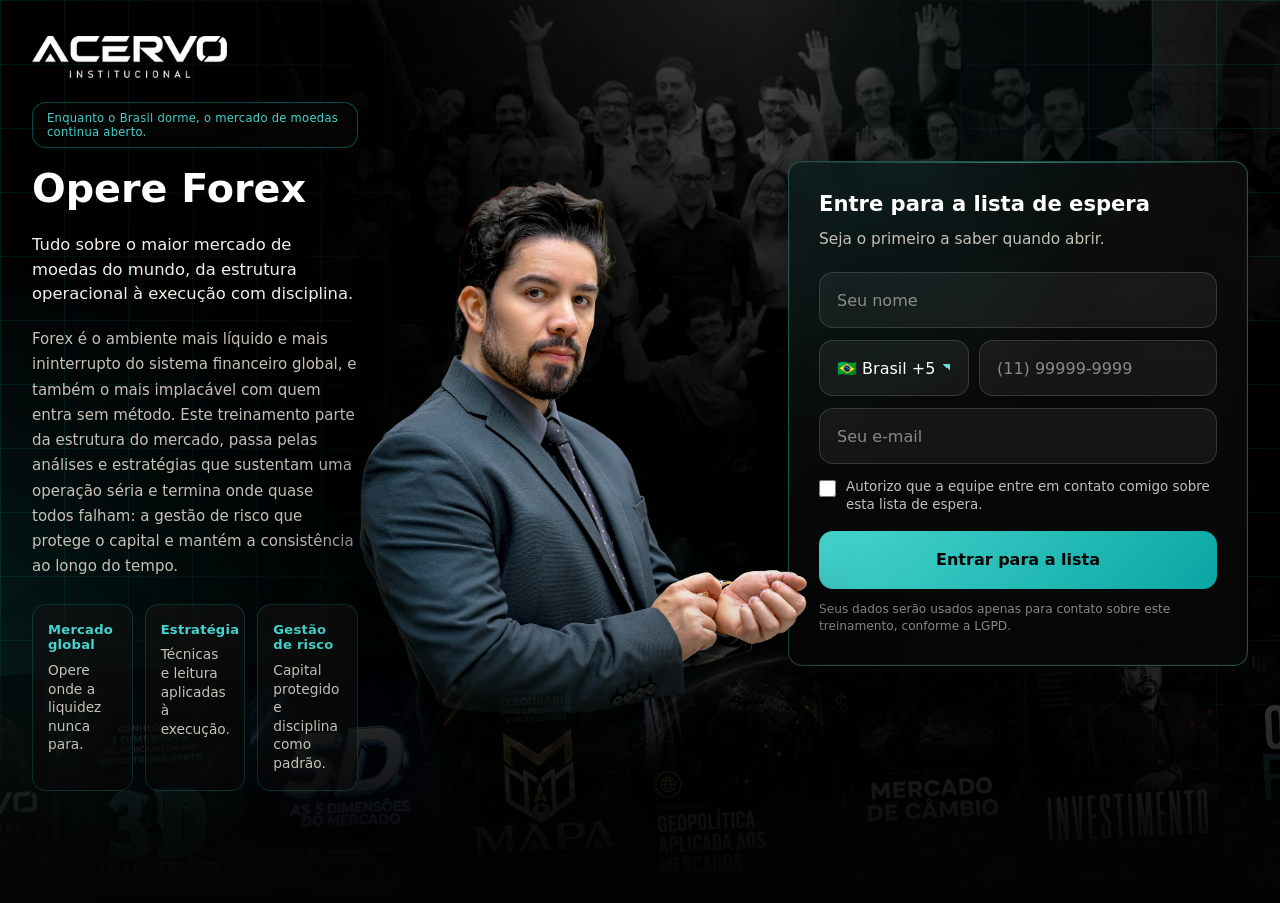
<file: opere-forex.html>
<!DOCTYPE html>
<html lang="pt-BR">
  <head>
    <meta charset="UTF-8" />
    <meta name="viewport" content="width=device-width, initial-scale=1.0" />
    <title>Opere Forex | Lista de Espera</title>
    <meta name="description" content="Entre para a lista de espera do treinamento Opere Forex." />
    <link rel="canonical" href="https://vagnermayer.academy/opere-forex" />
    <link rel="icon" href="Favicon - Branco.png" />
    <link rel="preload" as="image" href="assets/capture/opere-forex.jpg" />
    <link rel="stylesheet" href="capture.css?v=2026062417" />
    <script defer src="meta-pixel.js?v=2026070401"></script>
  </head>
  <body class="capture-page theme-teal" data-origin="opere-forex">
    <main class="capture-section">
      <div class="capture-bg" aria-hidden="true"><img src="assets/capture/opere-forex.jpg" alt="" /><img class="carousel-ribbon" src="assets/capture/carrossel-acervo.webp" alt="" width="2930" height="656" /></div>
      <section class="capture-shell" aria-label="Lista de espera Opere Forex">
        <div class="copy-block">
          <img class="logo" src="assets/optimized/acervo-logo-branco-260.webp" alt="Acervo Institucional" width="260" height="56" />
          <p class="kicker">Enquanto o Brasil dorme, o mercado de moedas continua aberto.</p>
          <h1>Opere Forex</h1>
          <p class="subtitle">Tudo sobre o maior mercado de moedas do mundo, da estrutura operacional à execução com disciplina.</p>
          <p class="context">Forex é o ambiente mais líquido e mais ininterrupto do sistema financeiro global, e também o mais implacável com quem entra sem método. Este treinamento parte da estrutura do mercado, passa pelas análises e estratégias que sustentam uma operação séria e termina onde quase todos falham: a gestão de risco que protege o capital e mantém a consistência ao longo do tempo.</p>
          <div class="pills" aria-label="Pilares do treinamento">
            <div class="pill"><strong>Mercado global</strong><span>Opere onde a liquidez nunca para.</span></div>
            <div class="pill"><strong>Estratégia</strong><span>Técnicas e leitura aplicadas à execução.</span></div>
            <div class="pill"><strong>Gestão de risco</strong><span>Capital protegido e disciplina como padrão.</span></div>
          </div>
        </div>
        <div class="vagner-hero" aria-hidden="true"><img src="assets/capture/vagner-capture.webp" alt="" width="625" height="889" /></div>
        <aside class="form-card" aria-label="Formulário de espera">
          <h2>Entre para a lista de espera</h2>
          <p>Seja o primeiro a saber quando abrir.</p>
          <form class="lead-form" data-capture-form>
            <label class="field"><span>Nome</span><input type="text" name="nome" placeholder="Seu nome" autocomplete="name" required /></label>
            <div class="phone-row">
              <label class="field country-field"><span>País</span><select name="pais" autocomplete="country" aria-label="País do telefone"><option value="BR" selected>BR +55</option></select></label>
              <label class="field phone-field"><span>Telefone</span><input type="tel" name="whatsapp" placeholder="Seu telefone" autocomplete="tel-national" inputmode="tel" required /></label>
            </div>
            <label class="field"><span>E-mail</span><input type="email" name="email" placeholder="Seu e-mail" autocomplete="email" required /></label>
            <label class="consent"><input type="checkbox" required /> <span>Autorizo que a equipe entre em contato comigo sobre esta lista de espera.</span></label>
            <p class="form-status" data-form-status role="status" aria-live="polite"></p>
            <button class="submit-button" type="submit">Entrar para a lista</button>
            <small class="privacy">Seus dados serão usados apenas para contato sobre este treinamento, conforme a LGPD.</small>
          </form>
        </aside>
      </section>
    </main>
    <div class="success-modal" data-success-modal role="dialog" aria-modal="true" hidden><div class="success-panel"><strong>Cadastro confirmado</strong><h2>Você entrou na lista.</h2><p>Você será avisado quando o treinamento estiver disponível.</p><button type="button" data-close-modal>Fechar</button></div></div>
    <script src="capture.js?v=2026062417"></script>
  </body>
</html>
</file>
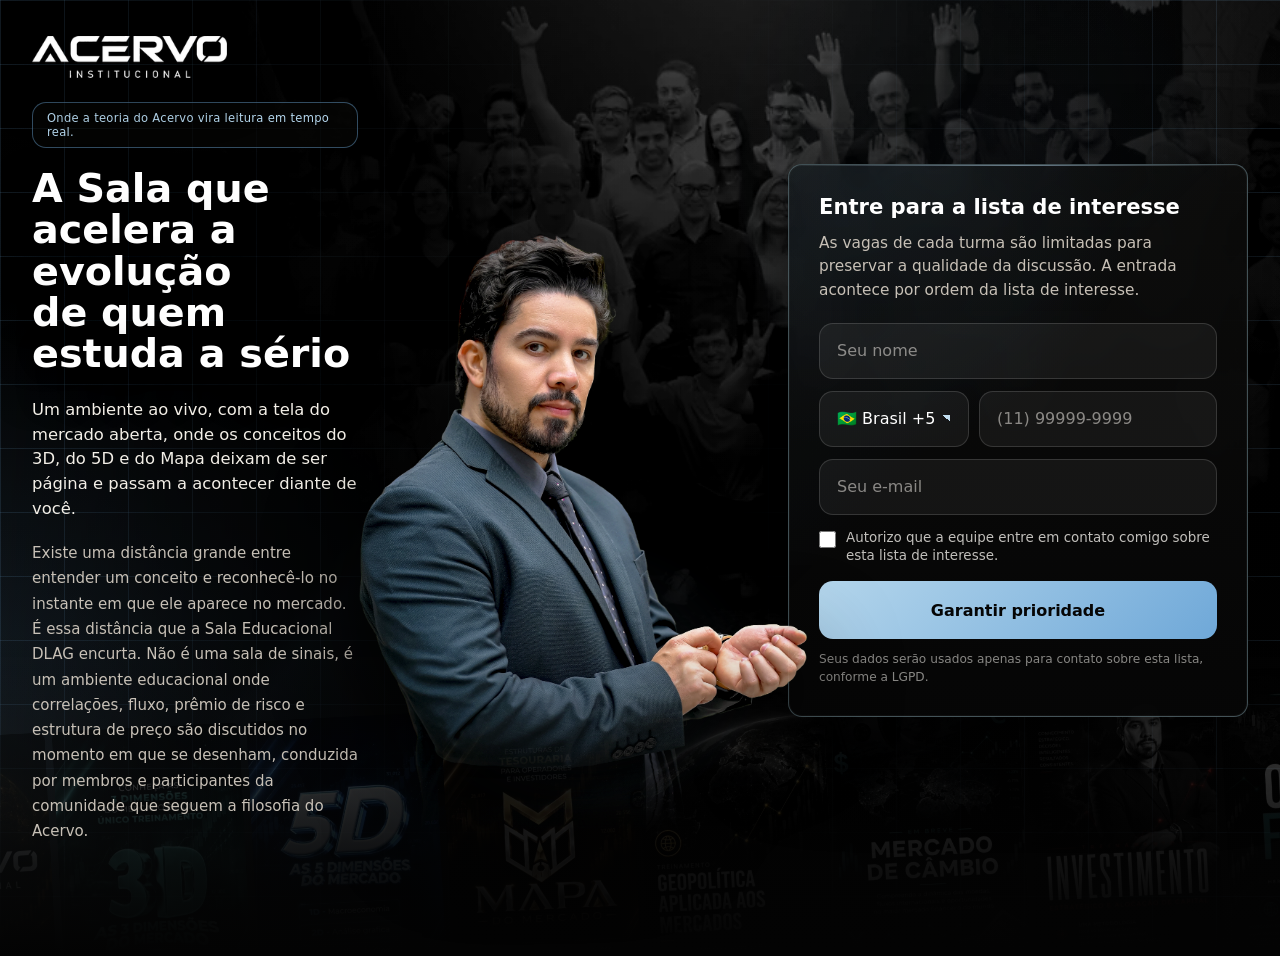
<file: sala-educacional-dlag.html>
<!DOCTYPE html>
<html lang="pt-BR">
  <head>
    <meta charset="UTF-8" />
    <meta name="viewport" content="width=device-width, initial-scale=1.0" />
    <title>Sala Educacional DLAG | Lista de Interesse</title>
    <meta name="description" content="Entre para a lista de interesse da Sala Educacional DLAG, o ambiente ao vivo onde a teoria do Acervo vira leitura em tempo real." />
    <link rel="canonical" href="https://vagnermayer.academy/sala-educacional-dlag" />
    <link rel="icon" href="Favicon - Branco.png" />
    <link rel="stylesheet" href="capture.css?v=2026062417" />
    <script defer src="meta-pixel.js?v=2026070401"></script>
  </head>
  <body class="capture-page is-dlag theme-blue" data-origin="sala-educacional-dlag">
    <main class="capture-section">
      <div class="capture-bg" aria-hidden="true"><img class="carousel-ribbon" src="assets/capture/carrossel-acervo.webp" alt="" width="2930" height="656" /></div>
      <section class="capture-shell" aria-label="Lista de interesse Sala Educacional DLAG">
        <div class="copy-block">
          <img class="logo" src="assets/optimized/acervo-logo-branco-260.webp" alt="Acervo Institucional" width="260" height="56" />
          <p class="kicker">Onde a teoria do Acervo vira leitura em tempo real.</p>
          <h1>A Sala que acelera a evolução de quem estuda a sério</h1>
          <p class="subtitle">Um ambiente ao vivo, com a tela do mercado aberta, onde os conceitos do 3D, do 5D e do Mapa deixam de ser página e passam a acontecer diante de você.</p>
          <p class="context">Existe uma distância grande entre entender um conceito e reconhecê-lo no instante em que ele aparece no mercado. É essa distância que a Sala Educacional DLAG encurta. Não é uma sala de sinais, é um ambiente educacional onde correlações, fluxo, prêmio de risco e estrutura de preço são discutidos no momento em que se desenham, conduzida por membros e participantes da comunidade que seguem a filosofia do Acervo.</p>
        </div>
        <div class="vagner-hero" aria-hidden="true"><img src="assets/capture/vagner-capture.webp" alt="" width="625" height="889" /></div>
        <aside class="form-card" aria-label="Formulário de interesse">
          <h2>Entre para a lista de interesse</h2>
          <p>As vagas de cada turma são limitadas para preservar a qualidade da discussão. A entrada acontece por ordem da lista de interesse.</p>
          <form class="lead-form" data-capture-form>
            <label class="field"><span>Nome</span><input type="text" name="nome" placeholder="Seu nome" autocomplete="name" required /></label>
            <div class="phone-row">
              <label class="field country-field"><span>País</span><select name="pais" autocomplete="country" aria-label="País do telefone"><option value="BR" selected>BR +55</option></select></label>
              <label class="field phone-field"><span>Telefone</span><input type="tel" name="whatsapp" placeholder="Seu telefone" autocomplete="tel-national" inputmode="tel" required /></label>
            </div>
            <label class="field"><span>E-mail</span><input type="email" name="email" placeholder="Seu e-mail" autocomplete="email" required /></label>
            <label class="consent"><input type="checkbox" required /> <span>Autorizo que a equipe entre em contato comigo sobre esta lista de interesse.</span></label>
            <p class="form-status" data-form-status role="status" aria-live="polite"></p>
            <button class="submit-button" type="submit">Garantir prioridade</button>
            <small class="privacy">Seus dados serão usados apenas para contato sobre esta lista, conforme a LGPD.</small>
          </form>
        </aside>
      </section>
    </main>
    <div class="success-modal" data-success-modal role="dialog" aria-modal="true" hidden>
      <div class="success-panel">
        <strong>Cadastro confirmado</strong>
        <h2>Você entrou na lista.</h2>
        <p>Quando a próxima abertura acontecer, você será avisado pelos contatos informados.</p>
        <button type="button" data-close-modal>Fechar</button>
      </div>
    </div>
    <script src="capture.js?v=2026062417"></script>
  </body>
</html>
</file>
<file: styles-b-vsl.css>
:root{
  --bg:#2b2a28;
  --panel:#1f3435;
  --panel2:#253d3d;
  --line:rgba(166,215,208,.22);
  --accent:#2e9aa0;
  --accent2:#a6d7d0;
  --cedar:#896b4d;
  --text:#f3f7f4;
  --muted:#c8d7d3;
  --radius:8px;
  --shell:1120px;
  font-family:Inter,ui-sans-serif,system-ui,-apple-system,BlinkMacSystemFont,"Segoe UI",sans-serif;
}
*{box-sizing:border-box}
html{scroll-behavior:smooth}
body{margin:0;background:var(--bg);color:var(--text);font-weight:400;overflow-x:hidden}
img{display:block;max-width:100%;height:auto}
a{color:inherit;text-decoration:none}
.vsl-page{position:relative;overflow:hidden;background:
  radial-gradient(circle at 14% 10%,rgba(46,154,160,.2),transparent 26rem),
  radial-gradient(circle at 86% 30%,rgba(137,107,77,.18),transparent 28rem),
  linear-gradient(180deg,#2b2a28 0%,#142f34 48%,#2b2a28 100%)}
.vsl-page:before{content:"";position:fixed;inset:0;z-index:0;pointer-events:none;opacity:.12;background-image:
  linear-gradient(rgba(166,215,208,.22) 1px,transparent 1px),
  linear-gradient(90deg,rgba(166,215,208,.22) 1px,transparent 1px);background-size:64px 64px}
.shell{position:relative;z-index:1;width:min(var(--shell),calc(100% - 44px));margin:0 auto}
.vsl-hero{padding:58px 0 90px;text-align:center}
.brand{width:230px;margin:0 auto 34px}
.eyebrow{margin:0 0 12px;color:var(--accent2);font-size:.9rem;font-weight:600;letter-spacing:.08em}
h1,h2,p{letter-spacing:0}
h1{max-width:900px;margin:0 auto;color:#fff;font-size:clamp(2.2rem,4.4vw,4.55rem);line-height:1.04;font-weight:700;text-wrap:balance}
.lead{max-width:760px;margin:20px auto 0;color:var(--muted);font-size:1.1rem;line-height:1.6}
.video-frame{position:relative;width:min(960px,100%);aspect-ratio:16/9;margin:38px auto 24px;padding:10px;border:1px solid var(--line);border-radius:var(--radius);background:linear-gradient(180deg,rgba(31,52,53,.9),rgba(20,47,52,.9));box-shadow:0 34px 90px rgba(0,0,0,.44);overflow:hidden}
.video-frame iframe{display:block;width:100%;height:100%;border:0;border-radius:calc(var(--radius) - 3px);background:#000}
.sound-gate{position:absolute;left:50%;top:50%;z-index:2;display:flex;flex-direction:column;align-items:center;justify-content:center;width:min(275px,58%);min-height:124px;padding:15px 18px;border:1px solid rgba(255,255,255,.58);border-radius:8px;background:#c94a2f;color:#fff;cursor:pointer;text-align:center;box-shadow:0 18px 48px rgba(0,0,0,.34);opacity:0;visibility:hidden;pointer-events:none;transform:translate(-50%,-50%) rotate(-2deg);transition:opacity .22s ease,visibility .22s ease,transform .22s ease}
.sound-gate svg{width:58px;height:58px;margin:4px 0 6px;fill:none;stroke:currentColor;stroke-width:5;stroke-linecap:round;stroke-linejoin:round}
.sound-gate span,.sound-gate strong{display:block;color:#fff;font-weight:700;line-height:1.12;letter-spacing:0}
.sound-gate span{font-size:clamp(.88rem,1.45vw,1.08rem)}
.sound-gate strong{font-size:clamp(.8rem,1.3vw,.95rem)}
.video-frame.is-playing-muted:not(.is-sound-enabled) .sound-gate{opacity:1;visibility:visible;pointer-events:auto;animation:soundGatePulse 1.8s ease-in-out infinite}
.video-frame.is-playing-muted:not(.is-sound-enabled) .sound-gate:hover{animation-play-state:paused;transform:translate(-50%,-50%) rotate(-2deg) scale(1.04)}
@keyframes soundGatePulse{
  0%,100%{transform:translate(-50%,-50%) rotate(-2deg) scale(1)}
  50%{transform:translate(-50%,-50%) rotate(1.5deg) scale(1.045)}
}
.btn{display:inline-flex;align-items:center;justify-content:center;min-height:58px;padding:0 30px;border-radius:var(--radius);font-size:1rem;font-weight:700;transition:transform .22s ease,box-shadow .22s ease}
.btn:hover{transform:translateY(-2px)}
.btn.primary{background:linear-gradient(135deg,var(--accent2),var(--accent));color:#12282c;box-shadow:0 18px 48px rgba(46,154,160,.2)}
.course-summary{display:grid;grid-template-columns:repeat(3,minmax(0,1fr));gap:14px;margin:48px auto 0;text-align:left}
.course-summary article{display:grid;grid-template-columns:76px 1fr;gap:16px;align-items:center;min-height:126px;padding:16px;border:1px solid rgba(166,215,208,.16);border-radius:var(--radius);background:linear-gradient(180deg,rgba(31,52,53,.78),rgba(20,47,52,.72));box-shadow:0 20px 60px rgba(0,0,0,.24)}
.course-summary article:nth-child(2){background:linear-gradient(180deg,rgba(31,52,53,.8),rgba(137,107,77,.22))}
.course-summary img{width:76px;height:76px;border-radius:14px;object-fit:cover;filter:drop-shadow(0 16px 22px rgba(0,0,0,.42))}
.course-summary h2{margin:0 0 6px;color:#fff;font-size:1.1rem;font-weight:700}
.course-summary p{margin:0;color:var(--muted);font-size:.94rem;line-height:1.45}
.vsl-proof{padding:76px 0;background:linear-gradient(180deg,transparent,rgba(46,154,160,.06),transparent)}
.vsl-proof h2{max-width:780px;margin:0 0 32px;color:#fff;font-size:clamp(1.8rem,2.8vw,3rem);line-height:1.08;font-weight:700;text-wrap:balance}
.proof-grid{columns:3 260px;column-gap:16px}
.proof-grid img{width:100%;margin:0 0 16px;border-radius:var(--radius);box-shadow:0 18px 50px rgba(0,0,0,.28);break-inside:avoid}
.vsl-offer{padding:82px 0 104px}
.offer-box{display:grid;grid-template-columns:minmax(0,1fr) minmax(320px,420px);gap:42px;align-items:center;padding:40px;border:1px solid rgba(166,215,208,.2);border-radius:var(--radius);background:linear-gradient(135deg,rgba(31,52,53,.88),rgba(20,47,52,.78));box-shadow:0 28px 80px rgba(0,0,0,.34)}
.offer-box h2{max-width:620px;margin:0 0 16px;color:#fff;font-size:clamp(1.9rem,3vw,3.05rem);line-height:1.08;font-weight:700}
.offer-box p{max-width:640px;margin:0;color:var(--muted);font-size:1.02rem;line-height:1.58}
.price-card{padding:0;border:0;border-radius:0;background:transparent;text-align:center}
.price-card span,.price-card small{display:block;color:var(--accent2)}
.price-card strong{display:block;margin:12px 0 8px;color:var(--accent2);font-size:clamp(2.1rem,3.6vw,3.5rem);line-height:1;font-weight:700}
.price-card p{margin:0 0 22px;color:var(--muted)}
.price-card .btn{width:100%;margin-bottom:18px}
@media(max-width:860px){
  .vsl-hero{padding:34px 0 42px;text-align:left}
  .brand{width:190px}
  .brand,h1,.lead{margin-left:0;margin-right:0}
  h1{font-size:clamp(2rem,10vw,3.05rem)}
  .lead{font-size:1rem}
  .course-summary,.offer-box{grid-template-columns:1fr}
  .course-summary article{grid-template-columns:78px 1fr}
  .course-summary img{width:78px}
  .vsl-proof{padding:42px 0 34px}
  .vsl-proof h2{margin-bottom:22px}
  .offer-box{padding:24px;gap:24px}
  .price-card{text-align:left}
  .price-card strong{white-space:nowrap;font-size:clamp(2rem,11vw,3rem)}
  .proof-grid{columns:1}
  .sound-gate{width:min(230px,62%);min-height:104px;padding:13px 14px}
  .sound-gate svg{width:44px;height:44px}
}
</file>
<file: styles-vsl.css>
:root{
  --bg:#030303;
  --panel:#10100f;
  --panel2:#171511;
  --line:rgba(213,178,101,.2);
  --accent:#d5b265;
  --accent2:#f0d99c;
  --text:#f7f3ea;
  --muted:#c9c0b4;
  --radius:8px;
  --shell:1120px;
  font-family:Inter,ui-sans-serif,system-ui,-apple-system,BlinkMacSystemFont,"Segoe UI",sans-serif;
}
*{box-sizing:border-box}
html{scroll-behavior:smooth}
body{margin:0;background:var(--bg);color:var(--text);font-weight:400;overflow-x:hidden}
img{display:block;max-width:100%;height:auto}
a{color:inherit;text-decoration:none}
.vsl-page{position:relative;overflow:hidden;background:
  radial-gradient(circle at 16% 10%,rgba(213,178,101,.13),transparent 26rem),
  radial-gradient(circle at 86% 30%,rgba(240,217,156,.08),transparent 28rem),
  linear-gradient(180deg,#030303 0%,#0a0908 48%,#030303 100%)}
.vsl-page:before{content:"";position:fixed;inset:0;z-index:0;pointer-events:none;opacity:.12;background-image:
  linear-gradient(rgba(213,178,101,.22) 1px,transparent 1px),
  linear-gradient(90deg,rgba(213,178,101,.22) 1px,transparent 1px);background-size:64px 64px}
.shell{position:relative;z-index:1;width:min(var(--shell),calc(100% - 44px));margin:0 auto}
.vsl-hero{padding:58px 0 90px;text-align:center}
.brand{width:230px;margin:0 auto 34px}
.eyebrow{margin:0 0 12px;color:var(--accent2);font-size:.9rem;font-weight:600;letter-spacing:.08em}
h1,h2,p{letter-spacing:0}
h1{max-width:900px;margin:0 auto;color:#fff;font-size:clamp(2.2rem,4.4vw,4.55rem);line-height:1.04;font-weight:700;text-wrap:balance}
.lead{max-width:760px;margin:20px auto 0;color:var(--muted);font-size:1.1rem;line-height:1.6}
.video-frame{position:relative;width:min(960px,100%);aspect-ratio:16/9;margin:38px auto 24px;padding:10px;border:1px solid var(--line);border-radius:var(--radius);background:linear-gradient(180deg,rgba(23,21,17,.9),rgba(8,8,7,.9));box-shadow:0 34px 90px rgba(0,0,0,.48);overflow:hidden}
.video-frame iframe{display:block;width:100%;height:100%;border:0;border-radius:calc(var(--radius) - 3px);background:#000}
.sound-gate{position:absolute;left:50%;top:50%;z-index:2;display:flex;flex-direction:column;align-items:center;justify-content:center;width:min(275px,58%);min-height:124px;padding:15px 18px;border:1px solid rgba(255,255,255,.58);border-radius:8px;background:#c94a2f;color:#fff;cursor:pointer;text-align:center;box-shadow:0 18px 48px rgba(0,0,0,.34);opacity:0;visibility:hidden;pointer-events:none;transform:translate(-50%,-50%) rotate(-2deg);transition:opacity .22s ease,visibility .22s ease,transform .22s ease}
.sound-gate svg{width:58px;height:58px;margin:4px 0 6px;fill:none;stroke:currentColor;stroke-width:5;stroke-linecap:round;stroke-linejoin:round}
.sound-gate span,.sound-gate strong{display:block;color:#fff;font-weight:700;line-height:1.12;letter-spacing:0}
.sound-gate span{font-size:clamp(.88rem,1.45vw,1.08rem)}
.sound-gate strong{font-size:clamp(.8rem,1.3vw,.95rem)}
.video-frame.is-playing-muted:not(.is-sound-enabled) .sound-gate{opacity:1;visibility:visible;pointer-events:auto;animation:soundGatePulse 1.8s ease-in-out infinite}
.video-frame.is-playing-muted:not(.is-sound-enabled) .sound-gate:hover{animation-play-state:paused;transform:translate(-50%,-50%) rotate(-2deg) scale(1.04)}
@keyframes soundGatePulse{
  0%,100%{transform:translate(-50%,-50%) rotate(-2deg) scale(1)}
  50%{transform:translate(-50%,-50%) rotate(1.5deg) scale(1.045)}
}
.btn{display:inline-flex;align-items:center;justify-content:center;min-height:58px;padding:0 30px;border-radius:var(--radius);font-size:1rem;font-weight:700;transition:transform .22s ease,box-shadow .22s ease}
.btn:hover{transform:translateY(-2px)}
.btn.primary{background:linear-gradient(135deg,var(--accent2),var(--accent));color:#080807;box-shadow:0 18px 48px rgba(213,178,101,.18)}
.course-summary{display:grid;grid-template-columns:repeat(3,minmax(0,1fr));gap:14px;margin:48px auto 0;text-align:left}
.course-summary article{display:grid;grid-template-columns:76px 1fr;gap:16px;align-items:center;min-height:126px;padding:16px;border:1px solid rgba(213,178,101,.15);border-radius:var(--radius);background:linear-gradient(180deg,rgba(16,16,15,.78),rgba(7,7,6,.72));box-shadow:0 20px 60px rgba(0,0,0,.26)}
.course-summary img{width:76px;height:76px;border-radius:14px;object-fit:cover;filter:drop-shadow(0 16px 22px rgba(0,0,0,.42))}
.course-summary h2{margin:0 0 6px;color:#fff;font-size:1.1rem;font-weight:700}
.course-summary p{margin:0;color:var(--muted);font-size:.94rem;line-height:1.45}
.vsl-proof{padding:76px 0;background:linear-gradient(180deg,transparent,rgba(213,178,101,.035),transparent)}
.vsl-proof h2{max-width:780px;margin:0 0 32px;color:#fff;font-size:clamp(1.8rem,2.8vw,3rem);line-height:1.08;font-weight:700;text-wrap:balance}
.proof-grid{columns:3 260px;column-gap:16px}
.proof-grid img{width:100%;margin:0 0 16px;border-radius:var(--radius);box-shadow:0 18px 50px rgba(0,0,0,.28);break-inside:avoid}
.vsl-offer{padding:82px 0 104px}
.offer-box{display:grid;grid-template-columns:minmax(0,1fr) minmax(320px,420px);gap:42px;align-items:center;padding:40px;border:1px solid rgba(213,178,101,.2);border-radius:var(--radius);background:linear-gradient(135deg,rgba(23,21,17,.86),rgba(7,7,6,.78));box-shadow:0 28px 80px rgba(0,0,0,.34)}
.offer-box h2{max-width:620px;margin:0 0 16px;color:#fff;font-size:clamp(1.9rem,3vw,3.05rem);line-height:1.08;font-weight:700}
.offer-box p{max-width:640px;margin:0;color:var(--muted);font-size:1.02rem;line-height:1.58}
.price-card{padding:0;border:0;border-radius:0;background:transparent;text-align:center}
.price-card span,.price-card small{display:block;color:var(--accent2)}
.price-card strong{display:block;margin:12px 0 8px;color:var(--accent2);font-size:clamp(2.1rem,3.6vw,3.5rem);line-height:1;font-weight:700}
.price-card p{margin:0 0 22px;color:var(--muted)}
.price-card .btn{width:100%;margin-bottom:18px}
@media(max-width:860px){
  .vsl-hero{padding:34px 0 42px;text-align:left}
  .brand{width:190px}
  .brand,h1,.lead{margin-left:0;margin-right:0}
  h1{font-size:clamp(2rem,10vw,3.05rem)}
  .lead{font-size:1rem}
  .course-summary,.offer-box{grid-template-columns:1fr}
  .course-summary article{grid-template-columns:78px 1fr}
  .course-summary img{width:78px}
  .vsl-proof{padding:42px 0 34px}
  .vsl-proof h2{margin-bottom:22px}
  .offer-box{padding:24px;gap:24px}
  .price-card{text-align:left}
  .price-card strong{white-space:nowrap;font-size:clamp(2rem,11vw,3rem)}
  .proof-grid{columns:1}
  .sound-gate{width:min(230px,62%);min-height:104px;padding:13px 14px}
  .sound-gate svg{width:44px;height:44px}
}
</file>
<file: styles.css>
:root{
  --black:#030303;
  --ink:#070808;
  --panel:#101111;
  --panel2:#151513;
  --line:rgba(213,178,101,.18);
  --gold:#d5b265;
  --gold2:#f0d99c;
  --text:#f4f1eb;
  --muted:#c7c0b6;
  --radius:8px;
  --shell:1180px;
  font-family:Inter,ui-sans-serif,system-ui,-apple-system,BlinkMacSystemFont,"Segoe UI",sans-serif;
}
*{box-sizing:border-box}
html{scroll-behavior:smooth;overflow-x:hidden}
body{margin:0;background:#030303;color:var(--text);font-weight:400;overflow-x:hidden;max-width:100vw}
main{width:100%;overflow-x:hidden}
body:before{
  content:"";
  position:fixed;
  inset:0;
  z-index:-1;
  pointer-events:none;
  background:
    radial-gradient(circle at -8% 18%,rgba(213,178,101,.12),transparent 28rem),
    radial-gradient(circle at 108% 30%,rgba(240,217,156,.1),transparent 30rem),
    radial-gradient(circle at -4% 68%,rgba(213,178,101,.08),transparent 28rem),
    radial-gradient(circle at 105% 86%,rgba(240,217,156,.08),transparent 26rem),
    linear-gradient(180deg,#030303 0%,#070706 46%,#030303 100%);
}
body:after{
  content:"";
  position:fixed;
  inset:0;
  z-index:-1;
  pointer-events:none;
  opacity:.16;
  background-image:
    linear-gradient(rgba(213,178,101,.22) 1px,transparent 1px),
    linear-gradient(90deg,rgba(213,178,101,.22) 1px,transparent 1px);
  background-size:64px 64px;
  mask-image:linear-gradient(90deg,#000,rgba(0,0,0,.45) 18%,transparent 44%,transparent 56%,rgba(0,0,0,.45) 82%,#000);
}
a{color:inherit;text-decoration:none}
img{display:block;max-width:100%;height:auto}
.mobile-break{display:none}
footer a{text-decoration:underline;text-underline-offset:3px}
.icon-defs{position:absolute;width:0;height:0;overflow:hidden}
.hero-market-line svg,.course-box span svg,.market-flow svg,.included-panel svg{width:18px;height:18px;fill:currentColor}
.shell{width:min(var(--shell),calc(100% - 64px));margin:0 auto}
.section{position:relative;padding:118px 0;background:transparent}
.section:not(.hero):before{content:"";position:absolute;left:50%;top:0;width:min(880px,70vw);height:1px;transform:translateX(-50%);background:linear-gradient(90deg,transparent,rgba(213,178,101,.24),transparent)}
.page-tapes + .section:before{display:none}
.section.no-divider:before{display:none}
.section + .section{border-top:0}
.eyebrow{display:block;margin-bottom:18px;color:var(--gold2);font-size:.82rem;font-weight:500;letter-spacing:.045em}
.section-copy h2,.support-copy h2,.price-copy h2{max-width:760px;margin:0 0 18px;font-size:clamp(2rem,2.35vw,2.75rem);line-height:1.08;font-weight:500;letter-spacing:0;text-wrap:balance}
.section-copy p,.support-copy p,.price-copy p{max-width:720px;margin:0;color:var(--muted);font-size:1.02rem;line-height:1.64}
.section-copy p + p,.support-copy p + p,.price-copy p + p{margin-top:16px}
.center{max-width:840px;margin:0 auto 52px;text-align:center}
.center h2,.center p{margin-left:auto;margin-right:auto}
.btn{position:relative;display:inline-flex;align-items:center;justify-content:center;min-height:54px;padding:0 30px;border-radius:var(--radius);font-weight:500;overflow:hidden;transition:transform .28s ease,box-shadow .28s ease,border-color .28s ease,filter .28s ease}
.btn:before{content:"";position:absolute;inset:-60% auto -60% -40%;width:34%;background:linear-gradient(90deg,transparent,rgba(255,255,255,.42),transparent);transform:skewX(-18deg);opacity:0;transition:left .55s ease,opacity .22s ease}
.btn:hover{transform:translateY(-2px)}
.btn:hover:before{left:112%;opacity:1}
.btn:active{transform:translateY(0)}
.btn.primary{background:linear-gradient(135deg,#f1d99d,#cda653);color:#070707;box-shadow:0 16px 42px rgba(213,178,101,.12)}
.btn.primary:hover{box-shadow:0 22px 62px rgba(213,178,101,.24),0 0 0 1px rgba(255,255,255,.14) inset;filter:saturate(1.08)}

.hero{position:relative;min-height:100vh;overflow:visible;background:#030303}
.hero-media{position:absolute;inset:0;background-image:
  linear-gradient(90deg,#030303 0%,rgba(3,3,3,.94) 28%,rgba(3,3,3,.58) 58%,rgba(3,3,3,.86) 100%),
  linear-gradient(180deg,rgba(3,3,3,.05),#030303 96%),
  url("assets/optimized/evento-hero-1600.webp");
  background-position:center,center,center bottom;
  background-size:auto,auto,auto 158%;
  background-repeat:no-repeat;
  opacity:.78;filter:grayscale(1) contrast(1.06) brightness(1.08);-webkit-mask-image:linear-gradient(180deg,#000 0%,#000 50%,rgba(0,0,0,.62) 70%,transparent 100%);mask-image:linear-gradient(180deg,#000 0%,#000 50%,rgba(0,0,0,.62) 70%,transparent 100%)}
.hero-media:after{content:"";position:absolute;inset:-10%;background:
  radial-gradient(circle at 76% 14%,rgba(240,217,156,.14),transparent 18rem),
  linear-gradient(128deg,transparent 0 38%,rgba(240,217,156,.07) 40%,transparent 48%);mix-blend-mode:screen}
.hero-shell{position:relative;z-index:2;display:grid;grid-template-columns:minmax(0,760px) minmax(360px,460px);gap:34px;align-items:end;min-height:100vh;padding:70px 0 150px}
.brand{width:238px;margin:0 0 60px}
.hero-copy{align-self:center}
.hero h1{max-width:820px;margin:0 0 22px;font-size:clamp(2.35rem,2.75vw,3.25rem);line-height:1.08;font-weight:650;letter-spacing:0;text-shadow:0 18px 44px #000}
.hero-market-line{display:flex;flex-wrap:wrap;align-items:center;gap:8px 10px;max-width:850px;margin:0 0 28px;color:var(--gold2);font-size:clamp(.92rem,1vw,1rem);line-height:1.4;font-weight:500}
.hero-market-line > span{margin-right:2px}
.hero-market-line i{display:inline-flex;align-items:center;gap:7px;min-height:34px;padding:0 12px;border:1px solid rgba(213,178,101,.2);border-radius:999px;background:rgba(8,8,7,.5);color:#f4f1eb;font-style:normal}
.hero-market-line i svg{width:15px;height:15px}
.hero-market-line svg{color:var(--gold2)}
.hero-text{max-width:610px;margin:0;color:#e8e1d6;font-size:1.05rem;line-height:1.58}
.hero .btn{margin-top:42px;min-width:220px}
.hero-person{position:relative;align-self:end;overflow:visible;isolation:isolate}
.hero-person picture{display:block}
.hero-person:before{content:"";position:absolute;inset:5% -22% 0 -28%;z-index:-2;background:radial-gradient(ellipse at 58% 44%,rgba(240,217,156,.16),rgba(213,178,101,.07) 30%,transparent 64%);filter:blur(28px)}
.hero-person:after{content:"";position:absolute;right:-18%;bottom:8%;z-index:-1;width:76%;height:58%;background:linear-gradient(118deg,transparent,rgba(240,217,156,.13),transparent);filter:blur(32px);transform:rotate(-12deg)}
.hero-person img{width:122%;max-width:none;max-height:760px;object-fit:contain;object-position:bottom center;transform:translateX(-72px);filter:brightness(1.05) contrast(1.04) drop-shadow(0 36px 50px rgba(0,0,0,.95)) drop-shadow(0 0 30px rgba(213,178,101,.12));mask-image:linear-gradient(90deg,transparent 0%,#000 8%,#000 88%,transparent 100%),linear-gradient(180deg,#000 0%,#000 82%,transparent 98%);mask-composite:intersect}

.covers{position:relative;z-index:4;margin-top:-154px;padding:0 0 42px;background:transparent}
.covers:before{content:"";position:absolute;inset:-180px 0 -80px;z-index:-1;background:linear-gradient(180deg,transparent,#030303 40%,#030303 68%,transparent);pointer-events:none}
.cover-grid{display:grid;grid-template-columns:repeat(3,minmax(0,240px));gap:32px;justify-content:center}
.cover-grid img{width:100%;border-radius:var(--radius);border:0;box-shadow:0 28px 80px rgba(0,0,0,.62);transition:transform .25s,box-shadow .25s}
.cover-grid img:hover{transform:translateY(-8px);box-shadow:0 34px 92px rgba(0,0,0,.68),0 0 32px rgba(213,178,101,.08)}

.split{display:grid;grid-template-columns:minmax(0,1fr) minmax(0,1fr);gap:72px;align-items:center}
.pain-list{display:grid;gap:14px}
.problem-note{margin-top:34px;padding:22px;border:1px solid rgba(213,178,101,.18);border-radius:var(--radius);background:linear-gradient(135deg,rgba(213,178,101,.08),rgba(15,15,14,.8))}
.problem-note strong{display:block;margin-bottom:8px;color:#fff;font-size:1.05rem}
.problem-note span{display:block;color:var(--muted);line-height:1.55}
.pain-list article{display:flex;align-items:center;gap:16px;min-height:72px;padding:18px 24px;border:1px solid rgba(213,178,101,.14);border-radius:var(--radius);background:linear-gradient(180deg,rgba(21,21,19,.78),rgba(8,8,7,.72));box-shadow:0 16px 44px rgba(0,0,0,.18)}
.pain-list i{display:grid;place-items:center;width:26px;height:26px;border-radius:50%;background:rgba(213,178,101,.14);color:var(--gold2);font-style:normal;font-size:.95rem;font-weight:500}
.pain-list span{color:#efeae2;font-weight:450}

.intro-grid{display:grid;grid-template-columns:minmax(0,1fr);gap:48px;max-width:1040px}
.intro .section-copy h2{max-width:760px}
.intro .section-copy p{max-width:820px}
.page-tapes{position:relative;z-index:12;height:240px;margin:-28px 0 -26px;overflow:hidden;background:transparent}
.page-tape{position:absolute;left:-60vw;width:220vw;height:78px;display:flex;align-items:center;justify-content:space-between;gap:28px;overflow:hidden;border-top:1px solid rgba(255,255,255,.2);border-bottom:1px solid rgba(255,255,255,.16);background:linear-gradient(180deg,rgba(28,28,28,.86),rgba(6,6,6,.88));box-shadow:0 26px 58px rgba(0,0,0,.52),inset 0 1px 0 rgba(255,255,255,.18),inset 0 -1px 0 rgba(255,255,255,.06);backdrop-filter:blur(10px)}
.page-tape:before{content:"";position:absolute;inset:0;background:linear-gradient(104deg,transparent 0 18%,rgba(255,255,255,.16) 24%,rgba(255,255,255,.04) 32%,transparent 44% 100%);mix-blend-mode:screen}
.page-tape:after{content:"";position:absolute;inset:-18px 44% -18px 44%;background:rgba(255,255,255,.08);filter:blur(16px);opacity:0}
.page-tape span{position:relative;z-index:1;flex:0 0 auto;color:rgba(255,255,255,.92);font-size:1.18rem;letter-spacing:.045em;white-space:nowrap;will-change:transform}
.page-tape b{color:var(--gold2);font-weight:500}
.tape-top{top:66px;z-index:3;transform:rotate(-4deg)}
.tape-bottom{top:112px;z-index:2;transform:rotate(4deg);filter:brightness(.82)}
.tape-top span{transform:translateX(var(--tape-top-shift,0px))}
.tape-bottom span{transform:translateX(var(--tape-bottom-shift,0px))}
.tape-top:after{opacity:1}
.result-strip{display:grid;grid-template-columns:170px minmax(0,1fr);gap:8px 34px;margin-top:42px;padding:30px 34px;border-top:1px solid rgba(213,178,101,.18);border-bottom:1px solid rgba(213,178,101,.18);background:linear-gradient(90deg,rgba(213,178,101,.06),transparent)}
.result-strip span{grid-row:1/3;color:var(--gold2);font-size:1.05rem;font-weight:500}
.result-strip p{margin:0;color:var(--muted);font-size:1rem;line-height:1.55}
.result-strip strong{display:block;color:#fff;font-size:1.08rem;line-height:1.5;font-weight:500}

.impact{padding:88px 0}
.impact-grid{display:grid;gap:34px;justify-items:center}
.impact-list{display:grid;grid-template-columns:repeat(4,minmax(0,1fr));gap:16px;width:100%;max-width:1120px}
.impact-list article{position:relative;min-height:148px;padding:52px 24px 24px;border:1px solid rgba(213,178,101,.14);border-radius:var(--radius);background:linear-gradient(180deg,rgba(21,21,19,.78),rgba(8,8,7,.72));color:#fff;font-size:1.08rem;line-height:1.36;font-weight:500}
.impact-list article:before{content:"✓";position:absolute;top:18px;left:24px;display:grid;place-items:center;width:26px;height:26px;border-radius:50%;background:rgba(213,178,101,.15);color:var(--gold2);font-size:.9rem}

.courses{background:transparent}
.courses-head{max-width:980px}
.courses-head h2{max-width:760px;margin-left:auto;margin-right:auto}
.courses-head p{max-width:980px;margin-left:auto;margin-right:auto;text-wrap:balance}
.course-stack{display:grid;gap:52px;max-width:1040px;margin:0 auto}
.course-item{display:grid;grid-template-columns:230px minmax(0,1fr);align-items:center;min-height:0;padding:38px 34px;border:1px solid rgba(213,178,101,.14);border-radius:var(--radius);background:linear-gradient(135deg,rgba(19,19,17,.82),rgba(8,8,7,.74));box-shadow:0 24px 76px rgba(0,0,0,.28);overflow:visible!important}
.course-item.reverse{grid-template-columns:minmax(0,1fr) 230px}
.course-item.reverse .course-logo{order:2}
.course-logo{display:grid;place-items:center;width:100%;height:auto!important;aspect-ratio:auto!important;border-radius:0;background:transparent;overflow:visible!important}
.course-logo img{display:block;width:100%;height:auto!important;max-height:none!important;object-fit:contain;border-radius:0;border:0;box-shadow:none;background:transparent;filter:drop-shadow(0 22px 30px rgba(0,0,0,.5))}
.course-box{display:flex;flex-direction:column;justify-content:center;min-height:300px;padding:0 42px;background:transparent;border:0;box-shadow:none}
.course-item.reverse .course-box{padding:0 42px}
.course-box span{display:flex;align-items:center;gap:9px;margin-bottom:10px;color:var(--gold);font-size:.88rem;font-weight:500}
.course-box span svg{color:var(--gold2)}
.course-box h3{margin:0 0 12px;color:#fff;font-size:1.38rem;line-height:1.15;font-weight:500}
.course-box p{margin:0;color:var(--muted);font-size:1rem;line-height:1.55}
.course-box ul{display:grid;grid-template-columns:repeat(2,minmax(0,1fr));gap:10px 16px;margin:0;padding:0;list-style:none;color:var(--muted);line-height:1.45}
.course-box li{position:relative;padding-left:18px}
.course-box li:before{content:"";position:absolute;left:0;top:.62em;width:6px;height:6px;border-radius:50%;background:var(--gold)}
.course-note{display:grid;grid-template-columns:repeat(3,minmax(0,1fr));gap:14px;max-width:980px;margin:58px auto 0}
.course-note article{padding:22px;border:1px solid rgba(213,178,101,.13);border-radius:var(--radius);background:rgba(8,8,7,.52)}
.course-note article span{display:block;margin-bottom:18px;color:var(--gold2);font-size:.9rem}
.course-note article p{margin:0;color:var(--muted);font-size:.98rem;line-height:1.55}
.course-note .btn{grid-column:1/-1;justify-self:center;margin-top:18px}
.modules-section{position:relative;overflow:hidden}
.modules-section:before{content:"";position:absolute;inset:6% auto auto 50%;width:min(720px,70vw);height:min(720px,70vw);border-radius:50%;background:radial-gradient(circle,rgba(213,178,101,.13),transparent 68%);transform:translateX(-50%);pointer-events:none}
.module-grid{position:relative;display:grid;grid-template-columns:repeat(4,minmax(0,1fr));gap:18px;margin:42px auto 0}
.module-card{border:1px solid rgba(213,178,101,.16);border-radius:var(--radius);background:linear-gradient(180deg,rgba(24,23,19,.82),rgba(8,8,7,.72));box-shadow:0 22px 70px rgba(0,0,0,.28);overflow:hidden}
.module-card summary{position:relative;display:grid;cursor:pointer;list-style:none}
.module-card summary::-webkit-details-marker{display:none}
.module-card summary img{display:block;width:100%;aspect-ratio:2/3;object-fit:cover}
.module-card summary span{position:absolute;left:16px;bottom:16px;padding:8px 12px;border:1px solid rgba(240,217,156,.2);border-radius:999px;background:rgba(5,5,5,.72);color:var(--gold2);font-size:.75rem;letter-spacing:.12em;text-transform:uppercase}
.module-content{display:grid;gap:12px;padding:20px}
.module-content h3{margin:0;color:#fff;font-size:1.08rem;font-weight:500;line-height:1.2}
.module-content article{padding-top:12px;border-top:1px solid rgba(213,178,101,.11)}
.module-content strong{display:block;margin-bottom:5px;color:var(--gold2);font-weight:500;font-size:.9rem}
.module-content p{margin:0;color:var(--muted);font-size:.88rem;line-height:1.45}
.extras-grid{display:grid;grid-template-columns:repeat(3,minmax(0,1fr));gap:16px;margin:54px auto 0}
.extras-grid h3{grid-column:1/-1;margin:0 0 8px;color:#fff;text-align:center;font-size:clamp(1.45rem,2vw,2rem);font-weight:500}
.extras-grid article{border:1px solid rgba(213,178,101,.13);border-radius:var(--radius);background:rgba(8,8,7,.56);overflow:hidden}
.extras-grid img{display:block;width:100%;aspect-ratio:16/9;object-fit:cover}
.extras-grid p{margin:0;padding:16px;color:var(--muted);font-size:.92rem;line-height:1.45}
.extras-grid .btn{grid-column:1/-1;justify-self:center;margin-top:14px}
.module-accordion,.extras-accordion{position:relative;display:grid;gap:14px;margin:44px auto 0;max-width:1120px}
.module-panel{border:1px solid rgba(213,178,101,.16);border-radius:22px;background:linear-gradient(135deg,rgba(24,23,19,.86),rgba(8,8,7,.74));box-shadow:0 24px 76px rgba(0,0,0,.24);overflow:hidden;transition:border-color .28s ease,box-shadow .28s ease,transform .28s ease}
.module-panel.is-open{border-color:rgba(240,217,156,.38);box-shadow:0 28px 90px rgba(0,0,0,.34),0 0 0 1px rgba(213,178,101,.06) inset}
.module-trigger{display:grid;grid-template-columns:74px minmax(90px,120px) minmax(0,1fr) auto 34px;align-items:center;gap:18px;width:100%;padding:18px 20px;border:0;background:transparent;color:#fff;text-align:left;cursor:pointer;font:inherit}
.module-trigger img{width:74px;height:74px;border-radius:16px;object-fit:cover;box-shadow:0 16px 28px rgba(0,0,0,.35)}
.module-trigger span{color:var(--gold2);font-size:.74rem;letter-spacing:.14em;text-transform:uppercase}
.module-trigger strong{font-size:clamp(1.05rem,1.45vw,1.32rem);font-weight:500;line-height:1.15}
.module-trigger small{color:var(--muted);font-size:.86rem;white-space:nowrap}
.module-trigger i{position:relative;width:30px;height:30px;border:1px solid rgba(213,178,101,.18);border-radius:50%;transition:transform .28s ease,border-color .28s ease;background:rgba(5,5,5,.35)}
.module-trigger i:before,.module-trigger i:after{content:"";position:absolute;left:9px;right:9px;top:14px;height:2px;border-radius:2px;background:var(--gold2)}
.module-trigger i:after{transform:rotate(90deg);transition:transform .28s ease}
.module-panel.is-open .module-trigger i{border-color:rgba(240,217,156,.36);transform:rotate(180deg)}
.module-panel.is-open .module-trigger i:after{transform:rotate(0)}
.module-body{max-height:0;overflow:hidden;opacity:0;transition:max-height .42s ease,opacity .28s ease}
.module-panel.is-open .module-body{max-height:1200px;opacity:1}
.module-body-inner{display:grid;grid-template-columns:minmax(220px,310px) minmax(0,1fr);gap:26px;padding:0 22px}
.module-panel.is-open .module-body-inner{padding-bottom:24px}
.module-cover img{display:block;width:100%;max-height:420px;border-radius:18px;object-fit:cover;box-shadow:0 24px 48px rgba(0,0,0,.34)}
.lesson-list{display:grid;grid-template-columns:repeat(2,minmax(0,1fr));gap:10px;align-content:start}
.lesson-list article{display:grid;grid-template-columns:34px minmax(0,1fr);gap:12px;min-height:88px;padding:14px;border:1px solid rgba(213,178,101,.12);border-radius:16px;background:rgba(5,5,5,.38)}
.lesson-list article span{display:grid;place-items:center;width:30px;height:30px;border-radius:50%;background:rgba(213,178,101,.12);color:var(--gold2);font-size:.75rem}
.lesson-list strong{display:block;margin-bottom:4px;color:#fff;font-size:.92rem;font-weight:500;line-height:1.25}
.lesson-list p{margin:0;color:var(--muted);font-size:.84rem;line-height:1.42}
.extras-accordion{margin-top:58px}
.extras-accordion h3{margin:0 0 8px;color:#fff;text-align:center;font-size:clamp(1.45rem,2vw,2rem);font-weight:500}
.bonus-panel .module-trigger{grid-template-columns:94px minmax(80px,110px) minmax(0,1fr) auto 34px}
.bonus-panel .module-trigger img{width:94px;height:54px;border-radius:14px}
.bonus-panel .module-body-inner.compact{display:block;padding-left:22px;padding-right:22px}
.bonus-panel .lesson-list{grid-template-columns:repeat(2,minmax(0,1fr))}
.locked-panel .module-trigger span{color:var(--gold)}
.extras-accordion>.btn{justify-self:center;margin-top:14px}

.market-map{position:relative;display:grid;grid-template-columns:repeat(2,minmax(0,1fr));gap:16px;align-content:center;min-height:420px;padding:42px;border:1px solid rgba(213,178,101,.22);border-radius:var(--radius);overflow:hidden;background:linear-gradient(145deg,rgba(17,17,16,.92),rgba(7,7,7,.86))}
.market-map:before{content:"";position:absolute;inset:0;opacity:.16;background-image:linear-gradient(rgba(213,178,101,.28) 1px,transparent 1px),linear-gradient(90deg,rgba(213,178,101,.28) 1px,transparent 1px);background-size:46px 46px;mask-image:radial-gradient(circle at 50% 50%,#000,transparent 70%)}
.market-map span{position:relative;z-index:1;display:flex;align-items:center;gap:12px;padding:18px 20px;border:1px solid rgba(213,178,101,.16);border-radius:var(--radius);background:rgba(5,5,5,.64);color:#fff;font-weight:600}
.market-map span:before{content:"✓";display:grid;place-items:center;width:24px;height:24px;border-radius:50%;background:rgba(213,178,101,.14);color:var(--gold2);font-size:.86rem}
.market-map span:nth-child(5){grid-column:1/-1;color:var(--gold2)}
.map-core,.map-line{display:none}
.line-a{transform:rotate(0deg)}
.line-b{transform:rotate(58deg)}
.line-c{transform:rotate(126deg)}

.mentor{
  position:relative;
  background:transparent;
  overflow:visible;
  isolation:isolate;
}
.mentor:before{display:none}
.mentor:after{display:none}
.mentor-bg{position:absolute;left:0;right:0;top:-100px;z-index:0;width:100%;height:auto;opacity:.7;pointer-events:none}
.mentor .shell{position:relative;z-index:1}
.mentor .section-copy h2{font-size:clamp(1.95rem,2.55vw,2.75rem);font-weight:500}
.mentor-photo{position:relative;display:flex;align-items:end;justify-content:center;min-height:560px;background:transparent;isolation:isolate}
.mentor-photo:before{display:none}
.mentor-photo:after{display:none}
.mentor-photo img{position:relative;z-index:2;width:auto;max-width:min(100%,455px);height:auto;max-height:590px;object-fit:contain;filter:brightness(1.06) contrast(1.04) drop-shadow(0 34px 44px rgba(0,0,0,.85)) drop-shadow(0 0 28px rgba(213,178,101,.12));-webkit-mask-image:linear-gradient(180deg,#000 0%,#000 56%,rgba(0,0,0,.62) 72%,transparent 94%);mask-image:linear-gradient(180deg,#000 0%,#000 56%,rgba(0,0,0,.62) 72%,transparent 94%)}

.proof{background:transparent}
.video-testimonials{position:relative;width:min(100%,640px);margin:0 auto}
.video-stage{position:relative;width:min(100%,620px);height:clamp(500px,50vw,660px);margin:0 auto;perspective:1200px}
.video-card{position:absolute;left:50%;top:50%;overflow:hidden;width:min(100%,390px);aspect-ratio:9/16;padding:10px;border:1px solid rgba(213,178,101,.16);border-radius:var(--radius);background:linear-gradient(180deg,rgba(18,18,16,.72),rgba(6,6,6,.72));box-shadow:0 24px 86px rgba(0,0,0,.42);opacity:0;transform:translate(-50%,-50%) scale(.9);transition:transform .46s ease,opacity .46s ease,filter .46s ease;pointer-events:none}
.video-card.video-wide{width:min(100%,560px);aspect-ratio:16/9}
.video-card.video-standard{width:min(100%,450px);aspect-ratio:4/3}
.video-card.video-vertical{width:min(100%,330px);aspect-ratio:480/848}
.video-card.is-active{z-index:3;opacity:1;transform:translate(-50%,-50%) scale(1);filter:none;pointer-events:auto}
.video-card.is-next{z-index:2;opacity:.44;transform:translate(calc(-50% + 70px),calc(-50% + 24px)) scale(.88) rotate(3deg);filter:brightness(.66);pointer-events:auto}
.video-card.is-prev{z-index:1;opacity:.3;transform:translate(calc(-50% - 62px),calc(-50% + 44px)) scale(.82) rotate(-3deg);filter:brightness(.52);pointer-events:auto}
.video-card video{display:block;width:100%;height:100%;border-radius:calc(var(--radius) - 3px);background:#050505;object-fit:contain}
.video-nav{position:relative;z-index:10;display:flex;justify-content:center;gap:12px;margin-top:22px}
.video-arrow{position:relative;z-index:11;display:grid;place-items:center;width:46px;height:46px;padding:0;border:1px solid rgba(213,178,101,.22);border-radius:50%;background:rgba(8,8,7,.68);color:var(--gold2);font-size:0;line-height:0;cursor:pointer;transition:transform .22s ease,border-color .22s ease,background .22s ease}
.video-arrow:before{content:"";position:absolute;left:50%;top:50%;width:10px;height:10px;border-top:3px solid currentColor;border-right:3px solid currentColor}
.video-arrow[data-video-prev]:before{transform:translate(-38%,-50%) rotate(-135deg)}
.video-arrow[data-video-next]:before{transform:translate(-62%,-50%) rotate(45deg)}
.video-arrow:hover{transform:translateY(-2px);border-color:rgba(240,217,156,.48);background:rgba(213,178,101,.1)}
.proof-layout{display:grid;grid-template-columns:.8fr 1fr;gap:48px;align-items:center}
.proof .btn{margin-top:30px}

.offer{background:transparent}
.offer .section-copy h2{font-size:clamp(1.9rem,2.35vw,2.7rem)}
.pricing{display:grid;grid-template-columns:minmax(0,1fr) minmax(340px,430px);gap:48px;align-items:start}
.offer-copy{max-width:760px}
.offer-highlights{display:grid;grid-template-columns:repeat(3,minmax(0,1fr));gap:12px;margin:26px 0 28px}
.offer-highlights span{min-height:82px;padding:16px;border:1px solid rgba(213,178,101,.14);border-radius:var(--radius);background:rgba(8,8,7,.5);color:var(--muted);line-height:1.25}
.offer-highlights strong{display:block;margin-bottom:4px;color:var(--gold2);font-size:1.85rem;font-weight:500;line-height:1}
.offer-note{display:grid;gap:12px;margin-top:28px;padding:22px;border-left:1px solid rgba(213,178,101,.28);background:linear-gradient(90deg,rgba(213,178,101,.06),transparent)}
.offer-note p{font-size:.98rem;line-height:1.56}
.checkout{padding:34px;border:1px solid rgba(213,178,101,.18);border-radius:var(--radius);background:linear-gradient(180deg,rgba(24,23,19,.88),rgba(12,12,11,.8));text-align:center;box-shadow:0 24px 76px rgba(0,0,0,.3)}
.checkout img{width:210px;margin:0 auto 26px}
.checkout small,.checkout span{display:block;color:var(--muted)}
.checkout small{color:var(--gold2);font-size:.94rem}
.checkout .anchor{margin:12px auto 18px;max-width:300px;color:var(--muted);font-size:.92rem;line-height:1.35}
.checkout .old-price{margin-top:12px;color:rgba(199,192,182,.74);font-size:1.05rem;text-decoration:line-through;text-decoration-thickness:2px;text-decoration-color:rgba(240,217,156,.7)}
.checkout strong{display:block;margin:10px 0 8px;color:var(--gold2);font-size:clamp(2.2rem,3.3vw,3.45rem);font-weight:500;line-height:1}
.checkout .limited-price{color:var(--gold2);font-size:.86rem;letter-spacing:.08em;text-transform:uppercase}
.checkout .btn{width:100%;margin-top:26px}
.checkout p{margin:18px 0 0;color:var(--muted);font-size:.9rem;line-height:1.45}
.included-panel{grid-column:1/-1;margin-top:14px;padding-top:34px;border-top:1px solid rgba(213,178,101,.14)}
.included-grid{display:grid;grid-template-columns:repeat(4,minmax(0,1fr));gap:14px}
.included-grid article{padding:24px;border:1px solid rgba(213,178,101,.13);border-radius:var(--radius);background:rgba(8,8,7,.48)}
.included-grid svg{margin-bottom:24px;color:var(--gold2)}
.included-grid strong{display:block;margin-bottom:8px;color:#fff;font-size:1.05rem;font-weight:500}
.included-grid p{margin:0;color:var(--muted);font-size:.96rem;line-height:1.5}

.guarantee{padding:96px 0}
.guarantee-layout{display:grid;grid-template-columns:240px minmax(0,580px);gap:48px;align-items:center;justify-content:center}
.guarantee-seal{width:220px;margin:0 auto;filter:drop-shadow(0 22px 42px rgba(0,0,0,.38))}
.guarantee-copy{max-width:640px}
.guarantee-copy h2{margin:0 0 14px;color:#fff;font-size:clamp(1.65rem,2.1vw,2.35rem);line-height:1.12;font-weight:500}
.guarantee-copy p{margin:0;color:var(--muted);font-size:1rem;line-height:1.58}
.guarantee-copy .lead{margin:0 0 16px;color:var(--muted);font-size:1.05rem}
.market-flow{display:grid;grid-template-columns:1fr 22px 1fr 22px 1fr 22px 1fr 22px 1.35fr;gap:10px;align-items:center;max-width:1060px;margin-bottom:34px}
.market-flow span{display:grid;place-items:center;gap:8px;min-height:74px;padding:12px 14px;border:1px solid rgba(213,178,101,.14);border-radius:var(--radius);background:rgba(8,8,7,.52);color:#fff;font-size:.95rem;font-weight:500;text-align:center}
.market-flow svg{color:var(--gold2)}
.market-flow i{height:2px;background:linear-gradient(90deg,var(--gold2),rgba(213,178,101,.08))}
.market-flow i:after{content:"";display:block;width:8px;height:8px;margin-left:auto;transform:translateY(-3px) rotate(45deg);border-top:2px solid var(--gold2);border-right:2px solid var(--gold2)}
.logic-pillars{display:grid;gap:14px}
.logic-pillars article{position:relative;padding:22px 24px 22px 70px;border:1px solid rgba(213,178,101,.14);border-radius:var(--radius);background:linear-gradient(180deg,rgba(21,21,19,.72),rgba(8,8,7,.68));box-shadow:0 14px 36px rgba(0,0,0,.16)}
.logic-pillars small{position:absolute;left:24px;top:24px;color:var(--gold2);font-size:.9rem}
.logic-pillars strong{display:block;margin-bottom:8px;color:#fff;font-size:1.08rem;font-weight:500}
.logic-pillars span{display:block;color:var(--muted);font-size:.96rem;line-height:1.5}
.logic .market-flow{margin-top:54px}
.logic .center{margin-bottom:0}

.support{background:transparent}
.support-grid{display:grid;grid-template-columns:.85fr 1fr;gap:74px;align-items:start}
.contact-card{display:flex;gap:18px;align-items:center;margin-top:14px;padding:18px 20px;border:1px solid rgba(213,178,101,.2);border-radius:var(--radius);background:linear-gradient(180deg,#151513,#0b0b0a)}
.contact-card img{flex:0 0 34px;width:34px;height:34px;object-fit:contain;filter:invert(76%) sepia(35%) saturate(520%) hue-rotate(2deg) brightness(94%) contrast(88%)}
.contact-card strong{display:block;margin-bottom:4px;color:#fff;font-weight:600}
.contact-card span{color:var(--muted)}
.support-copy .btn{margin-top:24px}
.faq{display:grid;gap:12px}
.faq details{border:1px solid rgba(213,178,101,.18);border-radius:var(--radius);background:linear-gradient(180deg,#151513,#0b0b0a);overflow:hidden;transition:border-color .25s,background .25s}
.faq details[open]{border-color:rgba(213,178,101,.32);background:linear-gradient(180deg,#181713,#0d0d0b)}
.faq summary{cursor:pointer;list-style:none;padding:20px 22px;color:#fff;font-weight:500}
.faq summary::-webkit-details-marker{display:none}
.faq summary:after{content:"+";float:right;color:var(--gold);font-size:1.4rem;line-height:1}
.faq details[open] summary{color:var(--gold2)}
.faq details[open] summary:after{content:"−"}
.faq p{margin:0;padding:0 52px 22px 22px;color:var(--muted);line-height:1.55;animation:faqIn .25s ease}
.support-cta{grid-column:1/-1;justify-self:center;margin-top:12px}
@keyframes faqIn{from{opacity:0;transform:translateY(-6px)}to{opacity:1;transform:none}}

.closing{text-align:left}
.closing-copy{max-width:940px}
.closing-copy h2{margin:0 0 22px;font-size:clamp(2rem,2.75vw,3rem);line-height:1.12;font-weight:500}
.closing-copy p{max-width:760px;margin:0;color:var(--muted);font-size:1.1rem;line-height:1.62}
.closing-copy .btn{margin-top:34px}

footer{position:relative;display:flex;align-items:center;justify-content:space-between;gap:24px;width:min(var(--shell),calc(100% - 64px));margin:0 auto;padding:34px 0}
footer:before{content:"";position:absolute;left:50%;top:0;width:100vw;height:1px;transform:translateX(-50%);background:rgba(213,178,101,.16)}
footer img{width:150px}
footer p{margin:0;color:var(--muted);font-size:.9rem}
footer a{color:var(--gold2)}
.footer-mobile-break{display:none}
.socials{display:flex;gap:10px}
.socials a{display:grid;place-items:center;width:38px;height:38px;border:1px solid rgba(213,178,101,.22);border-radius:50%}
.socials svg{width:18px;height:18px;fill:#fff}
.checkout-locked{overflow:hidden}
.checkout-modal{position:fixed;inset:0;z-index:2000;display:grid;place-items:center;padding:22px;opacity:0;pointer-events:none;transition:opacity .28s ease}
.checkout-modal.is-open{opacity:1;pointer-events:auto}
.checkout-backdrop{position:absolute;inset:0;background:rgba(0,0,0,.78);backdrop-filter:blur(12px)}
.checkout-shell{position:relative;display:grid;grid-template-columns:minmax(320px,480px) minmax(360px,560px);gap:18px;width:min(1180px,100%);max-height:min(880px,calc(100vh - 44px));padding:18px;border:1px solid rgba(213,178,101,.26);border-radius:28px;background:linear-gradient(135deg,rgba(18,18,16,.97),rgba(5,5,5,.96));box-shadow:0 30px 120px rgba(0,0,0,.62);overflow:hidden}
.checkout-shell:before{content:"";position:absolute;inset:-20% auto auto -12%;width:520px;height:520px;border-radius:50%;background:radial-gradient(circle,rgba(213,178,101,.18),transparent 68%);pointer-events:none}
.checkout-close{position:absolute;right:16px;top:16px;z-index:4;width:38px;height:38px;border:1px solid rgba(213,178,101,.22);border-radius:50%;background:rgba(0,0,0,.42);color:#fff;font-size:1.45rem;line-height:1;cursor:pointer}
.checkout-toast{position:fixed;left:22px;top:22px;z-index:2010;max-width:min(360px,calc(100vw - 44px));padding:13px 16px 13px 42px;border:1px solid rgba(240,217,156,.28);border-radius:999px;background:linear-gradient(135deg,rgba(17,17,15,.96),rgba(5,5,5,.92));box-shadow:0 18px 46px rgba(0,0,0,.38),0 0 32px rgba(213,178,101,.08);color:#fff;font-size:.9rem;line-height:1.25;opacity:0;transform:translateY(-10px);transition:opacity .25s ease,transform .25s ease}
.checkout-toast:before{content:"";position:absolute;left:16px;top:50%;width:10px;height:10px;border-radius:50%;background:var(--gold2);box-shadow:0 0 0 0 rgba(240,217,156,.5);transform:translateY(-50%);animation:checkoutPulse 1.8s infinite}
.checkout-toast.is-visible{opacity:1;transform:none}
@keyframes checkoutPulse{70%{box-shadow:0 0 0 12px rgba(240,217,156,0)}100%{box-shadow:0 0 0 0 rgba(240,217,156,0)}}
.checkout-persuasion{position:relative;z-index:1;display:grid;align-content:start;gap:16px;min-height:0}
.checkout-hero{position:relative;min-height:420px;border:1px solid rgba(213,178,101,.16);border-radius:22px;background:linear-gradient(180deg,rgba(24,23,19,.64),rgba(5,5,5,.88));overflow:hidden}
.checkout-hero img{position:absolute;right:-34px;bottom:-8px;width:min(78%,360px);height:auto;filter:drop-shadow(0 28px 48px rgba(0,0,0,.55))}
.checkout-hero div{position:relative;z-index:1;max-width:360px;padding:30px}
.checkout-hero span{display:inline-flex;margin-bottom:18px;padding:8px 12px;border:1px solid rgba(213,178,101,.2);border-radius:999px;color:var(--gold2);font-size:.75rem;letter-spacing:.12em;text-transform:uppercase}
.checkout-hero h2{margin:0;color:#fff;font-size:clamp(1.9rem,3vw,3rem);font-weight:500;line-height:1.02}
.checkout-hero p{max-width:300px;margin:18px 0 0;color:var(--muted);font-size:.98rem;line-height:1.5}
.checkout-triggers{display:grid;grid-template-columns:repeat(3,minmax(0,1fr));gap:10px}
.checkout-triggers article{padding:16px;border:1px solid rgba(213,178,101,.14);border-radius:18px;background:rgba(5,5,5,.5)}
.checkout-triggers article:before{content:"✓";display:grid;place-items:center;width:26px;height:26px;margin-bottom:10px;border-radius:50%;background:rgba(213,178,101,.13);color:var(--gold2);font-size:.84rem}
.checkout-triggers strong{display:block;color:#fff;font-size:.9rem;font-weight:500;line-height:1.15}
.checkout-triggers p{margin:5px 0 0;color:var(--muted);font-size:.78rem;line-height:1.35}
.checkout-embed-area{position:relative;z-index:1;display:grid;grid-template-rows:auto minmax(420px,1fr) auto;gap:12px;min-height:0;padding:20px;border:1px solid rgba(213,178,101,.16);border-radius:22px;background:rgba(4,4,4,.64)}
.checkout-embed-heading{display:flex;align-items:end;gap:10px;flex-wrap:wrap}
.checkout-embed-heading small,.checkout-embed-heading span{color:var(--muted)}
.checkout-embed-heading strong{color:var(--gold2);font-size:2.2rem;font-weight:500;line-height:.9}
.hotmart-inline-checkout{min-height:420px;border-radius:16px;background:#fff;overflow:hidden}
.checkout-loading{display:grid;place-items:center;min-height:420px;color:#111;font-weight:600}
.checkout-fallback{display:none;justify-self:center;color:var(--gold2);font-size:.92rem}
.checkout-fallback.is-visible{display:inline-flex}
.checkout-exit{position:absolute;left:50%;top:50%;z-index:5;width:min(440px,calc(100% - 42px));padding:26px;border:1px solid rgba(240,217,156,.3);border-radius:24px;background:linear-gradient(135deg,rgba(18,18,16,.98),rgba(5,5,5,.98));box-shadow:0 26px 90px rgba(0,0,0,.62);opacity:0;pointer-events:none;transform:translate(-50%,-46%) scale(.96);transition:opacity .22s ease,transform .22s ease}
.checkout-exit.is-visible{opacity:1;pointer-events:auto;transform:translate(-50%,-50%) scale(1)}
.checkout-exit-close{position:absolute;right:12px;top:12px;width:30px;height:30px;border:1px solid rgba(213,178,101,.2);border-radius:50%;background:transparent;color:#fff;cursor:pointer}
.checkout-exit span{color:var(--gold2);font-size:.76rem;letter-spacing:.14em;text-transform:uppercase}
.checkout-exit h3{margin:12px 0 10px;color:#fff;font-size:1.55rem;font-weight:500;line-height:1.08}
.checkout-exit p{margin:0 0 18px;color:var(--muted);line-height:1.45}
.checkout-exit .btn{width:100%}

.checkout-page{min-height:100vh;padding-top:74px;background:var(--black)}
.checkout-page:before{background:
  linear-gradient(90deg,rgba(3,3,3,.96) 0%,rgba(3,3,3,.82) 44%,rgba(3,3,3,.94) 100%),
  linear-gradient(180deg,rgba(3,3,3,.18) 0%,var(--black) 100%),
  url("assets/optimized/evento-hero-1600.webp") center top/cover no-repeat;
  filter:grayscale(1) contrast(1.06) brightness(.78)}
.checkout-page:after{opacity:.13;mask-image:linear-gradient(180deg,#000,rgba(0,0,0,.64) 62%,transparent)}
.checkout-countdown{position:fixed;left:0;right:0;top:0;z-index:90;display:grid;grid-template-columns:auto minmax(0,1fr) auto;align-items:center;gap:16px;width:100%;min-height:74px;padding:13px max(24px,calc((100vw - var(--shell))/2));border-bottom:1px solid rgba(240,217,156,.38);background:radial-gradient(circle at 18% 0%,rgba(240,217,156,.25),transparent 24rem),linear-gradient(135deg,rgba(74,50,13,.96),rgba(16,13,8,.96) 46%,rgba(4,4,4,.94));box-shadow:0 18px 48px rgba(0,0,0,.34),0 0 42px rgba(240,217,156,.08);backdrop-filter:blur(18px) saturate(1.24);-webkit-backdrop-filter:blur(18px) saturate(1.24);overflow:hidden}
.checkout-countdown:before{content:"";position:absolute;inset:0;opacity:.13;background-image:linear-gradient(rgba(240,217,156,.28) 1px,transparent 1px),linear-gradient(90deg,rgba(240,217,156,.28) 1px,transparent 1px);background-size:42px 42px;mask-image:linear-gradient(90deg,#000,rgba(0,0,0,.76),transparent);pointer-events:none}
.checkout-countdown:after{content:"";position:absolute;right:9%;top:50%;width:230px;height:230px;border-radius:50%;background:radial-gradient(circle,rgba(240,217,156,.12),transparent 68%);transform:translateY(-50%);pointer-events:none}
.checkout-countdown-icon,.checkout-countdown-copy,.checkout-countdown-time{position:relative;z-index:1}
.checkout-countdown-icon{display:grid;place-items:center;width:42px;height:42px;border:1px solid rgba(240,217,156,.32);border-radius:50%;background:rgba(240,217,156,.08);box-shadow:0 0 26px rgba(240,217,156,.12);animation:countdownIconPulse 1.8s ease-in-out infinite}
.checkout-countdown-icon svg{width:22px;height:22px;fill:#f6e7b8;filter:drop-shadow(0 0 12px rgba(240,217,156,.22))}
@keyframes countdownIconPulse{0%,100%{transform:scale(1);box-shadow:0 0 20px rgba(240,217,156,.08)}50%{transform:scale(1.06);box-shadow:0 0 32px rgba(240,217,156,.2)}}
.checkout-countdown-copy{display:grid;gap:3px;min-width:0;color:#fff}
.checkout-countdown-title{display:flex;gap:.25em;flex-wrap:wrap;color:#fff;font-size:1rem;font-weight:700;line-height:1.2}
.checkout-countdown-title span{color:inherit;font:inherit;line-height:inherit}
.checkout-countdown-subtitle{display:flex;gap:.25em;flex-wrap:wrap;color:rgba(255,255,255,.66);font-size:.9rem;font-weight:400;line-height:1.2}
.checkout-countdown-subtitle span{color:inherit;font:inherit;line-height:inherit}
.checkout-countdown-time{display:grid;place-items:center;min-width:104px;min-height:48px;padding:8px 16px;border:1px solid rgba(240,217,156,.42);border-radius:16px;background:linear-gradient(135deg,rgba(240,217,156,.18),rgba(143,101,34,.16));box-shadow:inset 0 1px 0 rgba(255,255,255,.12),0 12px 30px rgba(0,0,0,.22);color:#f6e7b8;font-size:1.35rem;font-weight:500;text-align:center;letter-spacing:.06em;font-variant-numeric:tabular-nums}
.checkout-countdown-progress{position:absolute;left:0;bottom:0;z-index:2;width:100%;height:4px;background:linear-gradient(90deg,#8f6522,#f0d99c,#cda653);box-shadow:0 0 18px rgba(240,217,156,.28);transform-origin:left center;transform:scaleX(1)}
.checkout-page-main{position:relative;z-index:1;width:min(var(--shell),calc(100% - 48px));margin:0 auto;padding:36px 0 240px}
.checkout-top-banner{position:relative;display:grid;grid-template-columns:minmax(240px,320px) minmax(420px,760px);gap:50px;align-items:center;justify-content:center;min-height:270px;padding:32px 36px;border:1px solid var(--line);border-radius:28px;background:radial-gradient(circle at 16% 12%,var(--line),transparent 20rem),linear-gradient(135deg,rgba(16,17,17,.86),rgba(5,5,5,.72));overflow:hidden;box-shadow:0 28px 80px rgba(0,0,0,.36)}
.checkout-top-banner:before{content:"";position:absolute;inset:0;opacity:.16;background-image:linear-gradient(var(--line) 1px,transparent 1px),linear-gradient(90deg,var(--line) 1px,transparent 1px);background-size:54px 54px}
.checkout-top-banner img,.checkout-top-banner div{position:relative;z-index:1}
.checkout-top-banner img{width:188px}
.checkout-top-banner .checkout-top-photo{position:relative;left:auto;top:auto;align-self:end;width:min(320px,100%);max-width:100%;height:auto;margin:0 auto -38px;filter:drop-shadow(0 24px 42px rgba(0,0,0,.5))}
.checkout-top-banner span{display:inline-flex;margin-bottom:14px;padding:8px 12px;border:1px solid var(--line);border-radius:999px;color:var(--gold2);font-size:.75rem;font-weight:500;letter-spacing:.08em;text-transform:uppercase}
.checkout-top-banner h1{max-width:840px;margin:0;color:#fff;font-size:clamp(2rem,3.15vw,3.35rem);line-height:1.04;font-weight:500;letter-spacing:0;text-wrap:balance}
.checkout-top-banner p{max-width:720px;margin:16px 0 0;color:var(--muted);font-size:1.04rem;line-height:1.55}
.checkout-top-banner-a{display:flex;align-items:center;justify-content:center;min-height:224px;padding:24px 36px}
.checkout-top-banner-a .checkout-top-inner{position:relative;z-index:1;display:flex;align-items:center;justify-content:center;gap:44px;width:fit-content;max-width:100%;margin-inline:auto;transform:none}
.checkout-top-banner-a .checkout-top-photo-frame{position:relative;z-index:1;width:246px;height:176px;overflow:visible;flex:0 0 246px}
.checkout-top-banner-a .checkout-top-photo-frame:before{content:"";position:absolute;left:50%;top:48%;width:230px;height:230px;border-radius:50%;background:radial-gradient(circle,rgba(240,217,156,.24),rgba(213,178,101,.1) 38%,transparent 70%);transform:translate(-50%,-50%);filter:blur(2px);pointer-events:none}
.checkout-top-banner-a .checkout-top-photo{position:absolute;left:50%;top:-26px;width:220px;max-width:none;height:auto;object-fit:contain;margin:0;transform:translateX(-50%) scale(1);transform-origin:center top;filter:drop-shadow(0 24px 42px rgba(0,0,0,.5))}
.checkout-mentor-name{position:absolute;left:0;bottom:-146px;z-index:2;margin-left:-14px;text-align:left;text-shadow:0 8px 18px rgba(0,0,0,.55)}
.checkout-mentor-name strong{display:block;color:#fff;font-size:.78rem;font-weight:500;line-height:1}
.checkout-mentor-name strong:after{content:"";display:block;width:46px;height:1px;margin:5px 0 4px;background:var(--gold2)}
.checkout-mentor-name small{display:block;padding:0;border:0;border-radius:0;background:transparent;box-shadow:none;color:var(--gold2);font-size:.46rem;font-weight:500;letter-spacing:.08em;line-height:1;text-transform:uppercase}
.checkout-top-banner-a .checkout-top-copy{position:relative;z-index:2;flex:0 0 auto;max-width:720px}
.checkout-top-banner-a h1{max-width:720px;font-size:clamp(1.95rem,2.75vw,3rem);line-height:1.04}
.checkout-top-banner-a p{max-width:720px}

@media(min-width:981px){
  .checkout-top-banner-a{justify-content:center}
  .checkout-top-banner-a .checkout-top-inner{width:fit-content;max-width:100%;margin-inline:auto;transform:none}
  .checkout-top-banner-a .checkout-top-copy{display:inline-block;width:auto;min-width:0;max-width:none;justify-self:start}
  .checkout-top-banner-a h1,.checkout-top-banner-a p{display:block;width:max-content;max-width:none}
}
.checkout-page-grid{display:grid;grid-template-columns:minmax(0,3fr) minmax(280px,1fr);gap:18px;margin-top:18px;align-items:start}
.checkout-left,.checkout-side-banner{border:1px solid var(--line);border-radius:28px;background:linear-gradient(180deg,rgba(16,17,17,.9),rgba(5,5,5,.86));box-shadow:0 28px 80px rgba(0,0,0,.34)}
.checkout-left{padding:0;border:0;border-radius:0;background:transparent;box-shadow:none;overflow:visible}
.checkout-right-rail{display:flex;flex-direction:column;align-items:stretch;gap:18px}
.checkout-price-strip{display:grid;gap:4px;margin-bottom:14px;padding:18px;border:1px solid rgba(255,255,255,.08);border-radius:20px;background:rgba(255,255,255,.035)}
.checkout-price-strip small{color:var(--gold2);font-weight:500;letter-spacing:.08em;text-transform:uppercase}
.checkout-price-strip strong{color:#fff;font-size:2.35rem;line-height:1;font-weight:500}
.checkout-price-strip span{color:var(--muted);font-size:.94rem}
.hotmart-inline-checkout-page{min-height:640px;border-radius:22px;background:#fff;overflow:hidden;box-shadow:0 28px 80px rgba(0,0,0,.34)}
.checkout-loading{display:grid;place-items:center;min-height:520px;padding:24px;color:#111;font-weight:500;text-align:center}
.checkout-direct-link{display:none;margin-top:14px;min-height:50px;align-items:center;justify-content:center;border-radius:12px;background:linear-gradient(135deg,#f1d99d,#cda653);color:#080808;font-weight:500}
.checkout-direct-link.is-visible{display:flex}
.checkout-side-banner{position:relative;align-self:start;padding:24px;overflow:hidden;display:grid;gap:20px;align-content:start;background:radial-gradient(circle at 18% 0%,rgba(213,178,101,.14),transparent 18rem),linear-gradient(135deg,rgba(16,17,17,.96),rgba(5,5,5,.94))}
.checkout-side-banner:before{content:"";position:absolute;inset:0;background:radial-gradient(circle at 76% 18%,rgba(240,217,156,.06),transparent 18rem),linear-gradient(180deg,rgba(213,178,101,.025) 0%,rgba(0,0,0,.18) 52%,rgba(0,0,0,.76) 100%);pointer-events:none}
.checkout-side-banner:after{content:"";position:absolute;inset:0;opacity:.16;background-image:linear-gradient(var(--line) 1px,transparent 1px),linear-gradient(90deg,var(--line) 1px,transparent 1px);background-size:54px 54px}
.checkout-mentor{display:none}
.checkout-side-copy,.checkout-benefits{position:relative;z-index:1}
.checkout-side-copy{max-width:520px}
.checkout-side-copy span{display:block;margin-bottom:10px;color:var(--gold2);font-weight:500}
.checkout-safe-eyebrow{display:inline-flex!important;align-items:center;gap:7px}
.checkout-safe-eyebrow svg{width:16px;height:16px;fill:currentColor}
.checkout-side-copy h2{max-width:none;margin:0;color:#fff;font-size:clamp(1.05rem,1.22vw,1.3rem);line-height:1.1;font-weight:500;text-wrap:normal;white-space:nowrap}
.checkout-side-copy p{max-width:500px;margin:12px 0 0;color:var(--muted);font-size:.86rem;line-height:1.5}
.checkout-side-copy-mobile{display:none}
.checkout-benefits{display:grid;grid-template-columns:1fr;gap:10px;margin-top:0}
.checkout-benefits article{min-height:auto;padding:14px;border:1px solid rgba(255,255,255,.1);border-radius:18px;background:linear-gradient(135deg,rgba(255,255,255,.07),rgba(255,255,255,.025))}
.checkout-benefits strong{display:flex;align-items:center;gap:9px;color:#fff;font-weight:500;line-height:1.2}
.checkout-benefits strong svg{flex:0 0 auto;width:18px;height:18px;fill:var(--gold2);filter:drop-shadow(0 0 14px rgba(240,217,156,.28))}
.checkout-benefits strong .pix-mark{fill:none;stroke:var(--gold2);stroke-width:.75;stroke-linecap:round;stroke-linejoin:round}
.checkout-benefits p{margin:8px 0 0;color:var(--muted);font-size:.86rem;line-height:1.35}
.checkout-safe-list{position:relative;z-index:1;display:grid;gap:10px;margin:0;padding:16px 0 0;border-top:1px solid rgba(240,217,156,.14);list-style:none}
.checkout-safe-list li{position:relative;display:flex;align-items:flex-start;gap:9px;color:var(--muted);font-size:.88rem;line-height:1.35}
.checkout-safe-list li:before{display:none}
.checkout-safe-list li svg{flex:0 0 auto;width:15px;height:15px;margin-top:.12em;fill:var(--gold2);filter:drop-shadow(0 0 12px rgba(240,217,156,.24))}
.checkout-side-logo{position:relative;z-index:1;width:138px;margin:0 auto;opacity:.9}
.checkout-page-toast{position:fixed;left:22px;top:92px;z-index:300;width:min(330px,calc(100vw - 44px));padding:14px 16px;border:1px solid rgba(240,217,156,.24);border-radius:15px;background:linear-gradient(135deg,rgba(18,17,14,.78),rgba(4,4,4,.58));box-shadow:0 18px 44px rgba(0,0,0,.28),inset 0 1px 0 rgba(255,255,255,.12);backdrop-filter:blur(18px) saturate(1.2);-webkit-backdrop-filter:blur(18px) saturate(1.2);opacity:0;transform:translateY(-10px);transition:opacity .25s ease,transform .25s ease}
.checkout-page-toast.is-visible{opacity:1;transform:none}
.checkout-toast-close{position:absolute;right:-8px;top:-8px;display:grid;place-items:center;width:24px;height:24px;border:1px solid rgba(240,217,156,.24);border-radius:50%;background:rgba(255,255,255,.16);box-shadow:0 8px 18px rgba(0,0,0,.22);backdrop-filter:blur(12px);-webkit-backdrop-filter:blur(12px);color:#fff;font-size:1rem;line-height:1;cursor:pointer}
.checkout-page-toast strong{display:block;margin-bottom:5px;color:var(--gold2);font-size:.72rem;font-weight:500;letter-spacing:.11em;text-transform:uppercase}
.checkout-page-toast span{display:block;color:#fff;font-size:.92rem;line-height:1.32;text-shadow:0 2px 10px rgba(0,0,0,.55)}
.checkout-exit-overlay{position:fixed;inset:0;z-index:120;display:grid;place-items:center;padding:42px 24px 24px;background:rgba(0,0,0,.62);backdrop-filter:blur(10px);-webkit-backdrop-filter:blur(10px);opacity:0;pointer-events:none;transition:opacity .26s ease}
.checkout-exit-overlay.is-visible{opacity:1;pointer-events:auto}
.checkout-exit-card{position:relative;width:min(520px,100%);padding:34px;border:1px solid rgba(240,217,156,.28);border-radius:28px;background:radial-gradient(circle at 18% 0%,rgba(213,178,101,.16),transparent 18rem),linear-gradient(135deg,rgba(16,17,17,.96),rgba(5,5,5,.94));box-shadow:0 34px 120px rgba(0,0,0,.64);overflow:visible;opacity:0;transform:translateY(22px) scale(.94);transition:opacity .3s ease,transform .34s cubic-bezier(.2,.9,.2,1)}
.checkout-exit-overlay.is-visible .checkout-exit-card{opacity:1;transform:none}
.checkout-exit-card:before{content:"";position:absolute;inset:0;opacity:.14;background-image:linear-gradient(var(--line) 1px,transparent 1px),linear-gradient(90deg,var(--line) 1px,transparent 1px);background-size:54px 54px;pointer-events:none}
.checkout-exit-card>*{position:relative;z-index:1}
.checkout-exit-close{position:absolute;right:-16px;top:-16px;z-index:3;display:grid;place-items:center;width:38px;height:38px;border:1px solid rgba(240,217,156,.34);border-radius:50%;background:rgba(8,8,8,.94);box-shadow:0 14px 30px rgba(0,0,0,.4),0 0 24px rgba(240,217,156,.1);color:#fff;font-size:1.35rem;line-height:1;cursor:pointer}
.checkout-exit-card span{display:inline-flex;margin-bottom:14px;padding:8px 12px;border:1px solid rgba(240,217,156,.18);border-radius:999px;color:var(--gold2);font-size:.75rem;font-weight:500;letter-spacing:.1em;text-transform:uppercase}
.checkout-exit-card h2{max-width:430px;margin:0;color:#fff;font-size:clamp(1.8rem,3.3vw,2.6rem);font-weight:500;line-height:1.04}
.checkout-exit-card p{margin:16px 0 24px;color:var(--muted);font-size:1rem;line-height:1.55}
.checkout-exit-card .btn{width:100%}

.reveal{opacity:0;transform:translateY(22px);filter:blur(7px);transition:opacity .72s ease,transform .72s ease,filter .72s ease;transition-delay:var(--reveal-delay,0ms);will-change:opacity,transform,filter}
.reveal.in{opacity:1;transform:none;filter:none}
.hero .reveal{opacity:1;transform:none;filter:none;transition:none}
@media (prefers-reduced-motion:reduce){
  html{scroll-behavior:auto}
  .reveal{opacity:1;transform:none;filter:none;transition:none}
  .btn,.cover-grid img,.faq details{transition:none}
  .page-tape span{transform:none}
}

@media(max-width:980px){
  .shell{width:min(100% - 32px,680px)}
  .section{padding:82px 0}
  .center{text-align:left;margin-bottom:44px}
  .hero{min-height:auto;background:linear-gradient(180deg,#030303 0%,#030303 78%,rgba(3,3,3,.58) 91%,transparent 100%);padding-bottom:92px;margin-bottom:-92px}
  .hero-media{opacity:.56;background-position:center,center,center bottom;background-size:auto,auto,auto 168%;-webkit-mask-image:linear-gradient(180deg,#000 0%,#000 58%,rgba(0,0,0,.78) 76%,rgba(0,0,0,.22) 92%,transparent 100%);mask-image:linear-gradient(180deg,#000 0%,#000 58%,rgba(0,0,0,.78) 76%,rgba(0,0,0,.22) 92%,transparent 100%)}
  .hero-shell{display:flex;flex-direction:column;min-height:auto;padding:26px 0 0}
  .hero-copy{order:2;position:relative;z-index:3;margin-top:-108px}
  .brand{width:188px;margin-bottom:42px}
  .hero h1{font-size:clamp(2.3rem,9.2vw,3.2rem);line-height:1.06}
  .hero-lead{font-size:1.08rem}
  .hero-text{font-size:1rem}
  .hero-person{order:1;width:min(calc(100vw - 44px),430px);margin:0 auto -8px}
  .hero-person picture{display:block}
  .hero-person img{content:url("assets/optimized/foto-mobile-hero.webp");width:112%;transform:translateX(-6%);max-height:620px}
  .covers{margin-top:-62px;padding:86px 0 62px}
  .covers:before{inset:-260px 0 -88px;background:linear-gradient(180deg,transparent 0%,rgba(3,3,3,.18) 18%,rgba(3,3,3,.62) 42%,rgba(3,3,3,.9) 64%,#030303 82%,transparent 100%)}
  .cover-grid{grid-template-columns:1fr;gap:28px}
  .cover-grid img{max-width:314px;margin:0 auto}
  .split,.pricing,.support-grid,.guarantee-layout{grid-template-columns:1fr;gap:42px}
  .offer-highlights{grid-template-columns:1fr}
  .guarantee-seal{width:190px;margin:0 auto}
  .guarantee-copy{text-align:left}
  .proof-layout{grid-template-columns:1fr}
  .impact-list,.included-grid,.course-note{grid-template-columns:1fr}
  .module-grid{grid-template-columns:repeat(2,minmax(0,1fr))}
  .extras-grid{grid-template-columns:1fr 1fr}
  .module-trigger{grid-template-columns:58px minmax(72px,96px) minmax(0,1fr) 28px;gap:12px;padding:14px}
  .module-trigger img{width:58px;height:58px;border-radius:14px}
  .module-trigger small{display:none}
  .module-body-inner{grid-template-columns:1fr;gap:18px}
  .module-cover{display:none}
  .lesson-list,.bonus-panel .lesson-list{grid-template-columns:1fr}
  .bonus-panel .module-trigger{grid-template-columns:78px minmax(70px,88px) minmax(0,1fr) 28px}
  .bonus-panel .module-trigger img{width:78px;height:46px}
  .market-flow{grid-template-columns:1fr;gap:8px}
  .market-flow i{width:2px;height:22px;margin:0 auto;background:linear-gradient(180deg,var(--gold2),rgba(213,178,101,.08))}
  .market-flow i:after{margin:14px 0 0 -3px;transform:rotate(135deg)}
  .result-strip{grid-template-columns:1fr;margin-top:32px}
  .course-stack{gap:48px}
  .course-item,.course-item.reverse{grid-template-columns:1fr}
  .course-item.reverse img{order:0}
  .course-logo{width:min(210px,58vw);margin:0 auto -12px}
  .course-box,.course-item.reverse .course-box{margin:0;padding:54px 24px 26px}
  .course-box ul{grid-template-columns:1fr}
  .market-map{min-height:300px}
  .mentor{overflow:hidden}
  .mentor-bg{top:0;width:100%;height:520px;object-fit:cover;object-position:center top;opacity:.42}
  .mentor .split{gap:14px}
  .mentor-photo{min-height:460px}
  .video-testimonials{width:100%}
  .video-stage{width:min(88vw,430px);height:min(118vw,560px)}
  .video-card.video-wide{width:min(86vw,390px)}
  .video-card.video-standard{width:min(78vw,360px)}
  .video-card.video-vertical{width:min(68vw,300px)}
  .video-card.is-next{transform:translate(calc(-50% + 34px),calc(-50% + 18px)) scale(.9) rotate(2deg)}
  .video-card.is-prev{transform:translate(calc(-50% - 30px),calc(-50% + 34px)) scale(.84) rotate(-2deg)}
  footer{width:calc(100% - 32px);flex-direction:column;text-align:center}
  .footer-mobile-break{display:block}
  .checkout-page{padding-top:86px}
  .checkout-countdown{grid-template-columns:auto 1fr auto;gap:10px;min-height:86px;padding:9px 16px}
  .checkout-countdown-icon{width:34px;height:34px}
  .checkout-countdown-icon svg{width:18px;height:18px}
  .checkout-countdown-copy{display:grid;gap:2px}
  .checkout-countdown-title,.checkout-countdown-subtitle{display:block;white-space:nowrap;overflow:visible;text-overflow:clip}
  .checkout-countdown-title{font-size:clamp(.62rem,2.65vw,.78rem)}
  .checkout-countdown-subtitle{font-size:clamp(.56rem,2.35vw,.72rem)}
  .checkout-countdown-title span,.checkout-countdown-subtitle span{display:inline}
  .checkout-countdown-title span+span:before,.checkout-countdown-subtitle span+span:before{content:" "}
  .checkout-countdown-time{min-width:62px;font-size:.98rem}
  .checkout-exit-overlay{display:none}
  .checkout-shell{grid-template-columns:1fr;overflow:auto}
  .checkout-hero{min-height:340px}
  .checkout-triggers{grid-template-columns:1fr}
  .checkout-embed-area{min-height:540px}
  .checkout-page-main{width:min(100% - 32px,680px);padding:26px 0 120px}
  .checkout-top-banner{grid-template-columns:1fr;min-height:auto;padding:24px;gap:22px;border-radius:24px}
  .mobile-break{display:block}
  .checkout-top-banner:after{display:none}
  .checkout-top-banner img{width:168px}
  .checkout-top-banner .checkout-top-photo{content:url("assets/optimized/checkout-vagner-mobile.webp");position:absolute;left:50%;top:14px;bottom:auto;width:min(370px,98vw);max-height:none;margin:0;transform:translateX(-50%)}
  .checkout-top-banner-a .checkout-top-inner{width:100%;flex-direction:column;gap:0;transform:none}
  .checkout-top-banner-a .checkout-top-photo-frame{z-index:1;width:100%;height:360px;min-height:0;flex:0 0 auto}
  .checkout-top-banner-a .checkout-top-photo{left:50%;top:14px;bottom:auto;width:min(370px,98vw);transform:translateX(-50%)}
  .checkout-mentor-name{display:none}
  .checkout-top-banner-a .checkout-top-copy{z-index:2;width:calc(100% + 48px);max-width:none;margin:-54px -24px 0;padding:42px 24px 0;background:linear-gradient(180deg,transparent 0%,rgba(3,3,3,.72) 34%,rgba(3,3,3,.94) 100%)}
  .checkout-top-banner h1{font-size:clamp(1.78rem,6.8vw,2.32rem);line-height:1.04;text-wrap:balance}
  .checkout-top-banner-a p{font-size:1.02rem;line-height:1.44}
  .checkout-top-banner-a .desktop-break{display:none}
  .checkout-page-grid{grid-template-columns:1fr}
  .checkout-side-banner{min-height:auto;padding:24px;border-radius:24px}
  .checkout-side-copy span{font-size:1rem}
  .checkout-safe-eyebrow svg{width:18px;height:18px}
  .checkout-side-copy h2{max-width:100%;font-size:clamp(1.7rem,7.2vw,2.35rem);line-height:1.06;white-space:normal;text-wrap:balance}
  .checkout-side-copy p{margin-top:18px;font-size:1.08rem;line-height:1.45}
  .checkout-side-copy-desktop{display:none}
  .checkout-side-copy-mobile{display:block}
  .checkout-side-logo{display:none}
  .checkout-mentor{right:0;top:20px;width:min(62%,310px)}
  .checkout-benefits{grid-template-columns:1fr}
  .hotmart-inline-checkout-page{min-height:560px}
}

@media(max-width:620px){
  .module-grid,.extras-grid{grid-template-columns:1fr}
  .module-content{padding:18px}
  .extras-grid{gap:14px}
  .module-accordion,.extras-accordion{gap:12px;margin-top:34px}
  .module-trigger{grid-template-columns:52px minmax(0,1fr) 28px}
  .module-trigger span{grid-column:2}
  .module-trigger strong{grid-column:2;font-size:1rem}
  .module-trigger i{grid-column:3;grid-row:1/3}
  .module-trigger img{grid-row:1/3}
  .module-body-inner,.bonus-panel .module-body-inner.compact{padding-left:14px;padding-right:14px}
  .lesson-list article{min-height:auto;padding:13px}
  .bonus-panel .module-trigger{grid-template-columns:70px minmax(0,1fr) 28px}
}
</file>
<file: capture.css>
:root{
  --bg:#030303;
  --panel:rgba(13,13,12,.82);
  --panel-strong:rgba(6,6,6,.94);
  --text:#f4f1eb;
  --muted:#c7c0b6;
  --soft:#928a7d;
  --gold:#d5b265;
  --gold-2:#f0d99c;
  --accent:#d5b265;
  --accent-2:#f0d99c;
  --line:rgba(213,178,101,.18);
  --radius:14px;
  --shell:1160px;
  font-family:Inter,ui-sans-serif,system-ui,-apple-system,BlinkMacSystemFont,"Segoe UI",sans-serif;
}
*{box-sizing:border-box}
html{scroll-behavior:smooth;overflow-x:hidden}
body{margin:0;background:var(--bg);color:var(--text);font-weight:400;overflow-x:hidden}
button,input,select{font:inherit}
a{color:inherit}
.capture-page{min-height:100svh;background:#030303}
.capture-page:before{
  content:"";
  position:fixed;
  inset:0;
  z-index:-2;
  pointer-events:none;
  background:
    radial-gradient(circle at -8% 18%,color-mix(in srgb,var(--accent) 13%,transparent),transparent 28rem),
    radial-gradient(circle at 108% 30%,color-mix(in srgb,var(--accent-2) 11%,transparent),transparent 30rem),
    radial-gradient(circle at 16% 86%,rgba(213,178,101,.08),transparent 26rem),
    linear-gradient(180deg,#030303 0%,#070706 48%,#030303 100%);
}
.capture-page:after{
  content:"";
  position:fixed;
  inset:0;
  z-index:-1;
  pointer-events:none;
  opacity:.16;
  background-image:
    linear-gradient(color-mix(in srgb,var(--accent) 24%,transparent) 1px,transparent 1px),
    linear-gradient(90deg,color-mix(in srgb,var(--accent) 24%,transparent) 1px,transparent 1px);
  background-size:64px 64px;
  mask-image:linear-gradient(90deg,#000,rgba(0,0,0,.5) 18%,transparent 44%,transparent 56%,rgba(0,0,0,.5) 82%,#000);
}
.capture-section{
  position:relative;
  min-height:100svh;
  display:grid;
  place-items:center;
  padding:36px 0 112px;
  overflow:hidden;
  isolation:isolate;
}
.capture-bg{
  position:absolute;
  inset:0;
  z-index:0;
  overflow:hidden;
  background:#030303;
}
.capture-bg:before{
  content:"";
  position:absolute;
  inset:0;
  background:
    linear-gradient(90deg,#030303 0%,rgba(3,3,3,.94) 28%,rgba(3,3,3,.58) 58%,rgba(3,3,3,.88) 100%),
    linear-gradient(180deg,rgba(3,3,3,.05),#030303 96%),
    url("assets/optimized/evento-hero-1600.webp") center bottom/auto 158% no-repeat;
  opacity:.82;
  filter:grayscale(1) contrast(1.06) brightness(1.06);
  mask-image:linear-gradient(180deg,#000 0%,#000 54%,rgba(0,0,0,.72) 76%,transparent 100%);
}
.capture-bg:after{
  content:"";
  position:absolute;
  inset:0;
  background:
    radial-gradient(circle at 74% 18%,color-mix(in srgb,var(--accent) 14%,transparent),transparent 18rem),
    radial-gradient(circle at 0% 100%,color-mix(in srgb,var(--accent-2) 30%,transparent) 0%,color-mix(in srgb,var(--accent) 16%,transparent) 18%,transparent 42%),
    linear-gradient(color-mix(in srgb,var(--accent) 18%,transparent) 1px,transparent 1px),
    linear-gradient(90deg,color-mix(in srgb,var(--accent) 18%,transparent) 1px,transparent 1px),
    linear-gradient(128deg,transparent 0 38%,color-mix(in srgb,var(--accent) 7%,transparent) 40%,transparent 49%),
    linear-gradient(180deg,transparent 0%,rgba(3,3,3,.42) 58%,#030303 100%);
  background-size:auto,auto,64px 64px,64px 64px,auto,auto;
  mix-blend-mode:screen;
  opacity:.82;
  mask-image:linear-gradient(90deg,#000,rgba(0,0,0,.45) 18%,transparent 44%,transparent 56%,rgba(0,0,0,.45) 82%,#000);
}
.capture-bg > img:not(.carousel-ribbon){display:none}
.carousel-ribbon{
  position:absolute;
  left:50%;
  bottom:-9%;
  z-index:1;
  width:122vw;
  max-width:none;
  height:auto;
  opacity:.4;
  transform:translateX(-50%) rotate(-3deg);
  transform-origin:center;
  filter:saturate(.95) contrast(1.04) brightness(.78);
  pointer-events:none;
  border:0;
  box-shadow:none;
  mask-image:linear-gradient(90deg,transparent 0%,#000 8%,#000 92%,transparent 100%),linear-gradient(180deg,#000 0%,#000 58%,transparent 100%);
  mask-composite:intersect;
}
.capture-section:after{
  content:"";
  position:absolute;
  left:0;
  right:0;
  bottom:0;
  z-index:1;
  height:34%;
  pointer-events:none;
  background:linear-gradient(0deg,#030303 0%,rgba(3,3,3,.82) 28%,rgba(3,3,3,.38) 62%,transparent 100%);
}
.capture-shell{
  position:relative;
  z-index:2;
  width:min(1380px,calc(100% - 64px));
  display:grid;
  grid-template-columns:minmax(0,1fr) minmax(330px,430px) minmax(410px,460px);
  gap:0;
  align-items:center;
}
.copy-block{max-width:680px;position:relative;z-index:2}
.logo{
  display:block;
  width:196px;
  height:42px;
  object-fit:contain;
  object-position:left center;
  margin:0 0 24px;
  filter:drop-shadow(0 18px 28px rgba(0,0,0,.72));
}
.kicker{
  display:flex;
  align-items:center;
  justify-content:flex-start;
  width:fit-content;
  max-width:100%;
  min-height:36px;
  margin:0 0 20px;
  padding:8px 14px;
  border:1px solid color-mix(in srgb,var(--accent) 44%,transparent);
  border-radius:var(--radius);
  color:var(--accent-2);
  background:rgba(8,8,7,.52);
  font-size:.72rem;
  font-weight:500;
  letter-spacing:.025em;
}
h1{
  max-width:680px;
  margin:0;
  color:#fff;
  font-size:clamp(1.95rem,3.1vw,3.25rem);
  line-height:1.04;
  font-weight:700;
  letter-spacing:0;
  text-wrap:balance;
  text-shadow:0 18px 44px #000;
}
.subtitle{
  max-width:660px;
  margin:24px 0 0;
  color:#f3efe7;
  font-size:clamp(1.02rem,1.28vw,1.2rem);
  line-height:1.5;
  font-weight:400;
}
.context{
  max-width:680px;
  margin:20px 0 0;
  color:var(--muted);
  font-size:clamp(.94rem,1.02vw,1rem);
  line-height:1.68;
}
.pills{
  display:grid;
  grid-template-columns:repeat(3,minmax(0,1fr));
  gap:12px;
  max-width:680px;
  margin-top:24px;
}
.pill{
  min-height:94px;
  padding:17px 15px;
  border:1px solid color-mix(in srgb,var(--accent) 24%,transparent);
  border-radius:var(--radius);
  background:linear-gradient(180deg,rgba(18,18,16,.62),rgba(7,7,7,.58));
  box-shadow:0 16px 44px rgba(0,0,0,.18);
}
.pill strong{
  display:block;
  color:var(--accent-2);
  font-size:.82rem;
  line-height:1.2;
  font-weight:700;
  letter-spacing:.018em;
}
.pill span{
  display:block;
  margin-top:8px;
  color:var(--muted);
  font-size:.86rem;
  line-height:1.35;
}
.form-card{
  position:relative;
  z-index:3;
  padding:30px;
  border:1px solid color-mix(in srgb,var(--accent) 32%,rgba(213,178,101,.18));
  border-radius:var(--radius);
  background:
    linear-gradient(180deg,var(--panel),var(--panel-strong)),
    linear-gradient(135deg,color-mix(in srgb,var(--accent) 9%,transparent),transparent 50%);
  box-shadow:0 28px 90px rgba(0,0,0,.54),0 0 0 1px rgba(255,255,255,.035) inset;
  backdrop-filter:blur(16px);
  overflow:hidden;
}
.form-card:before{
  content:"";
  position:absolute;
  inset:0;
  border-radius:inherit;
  opacity:.42;
  background:
    radial-gradient(circle at 18% 0%,color-mix(in srgb,var(--accent) 14%,transparent),transparent 18rem),
    linear-gradient(135deg,color-mix(in srgb,var(--accent) 8%,transparent),transparent 48%);
  pointer-events:none;
}
.form-card:after{
  content:"";
  position:absolute;
  left:0;
  right:0;
  top:0;
  height:1px;
  background:linear-gradient(90deg,transparent,var(--accent-2),transparent);
  opacity:.52;
}
.form-card > *{position:relative;z-index:1}
.form-card h2{
  margin:0;
  color:#fff;
  font-size:1.32rem;
  line-height:1.18;
  font-weight:700;
  letter-spacing:0;
}
.form-card p{
  margin:12px 0 20px;
  color:var(--muted);
  font-size:.96rem;
  line-height:1.55;
}
.lead-form{display:grid;gap:12px}
.field span{position:absolute;width:1px;height:1px;overflow:hidden;clip:rect(0 0 0 0)}
.field input,.field select{
  width:100%;
  height:56px;
  padding:0 17px;
  border:1px solid rgba(255,255,255,.14);
  border-radius:var(--radius);
  background:rgba(255,255,255,.055);
  color:#fff;
  outline:none;
  font-weight:400;
}
.field select{
  padding-right:32px;
  appearance:none;
  background:
    linear-gradient(45deg,transparent 50%,color-mix(in srgb,var(--accent-2) 82%,white 18%) 50%) calc(100% - 18px) 23px/7px 7px no-repeat,
    rgba(255,255,255,.055);
}
.field select option{background:#111;color:#fff}
.field input::placeholder{color:rgba(245,241,235,.52)}
.field input:focus,.field select:focus{
  border-color:color-mix(in srgb,var(--accent) 76%,white 12%);
  box-shadow:0 0 0 3px color-mix(in srgb,var(--accent) 16%,transparent);
}
.phone-row{display:grid;grid-template-columns:minmax(120px,150px) minmax(0,1fr);gap:10px}
.country-field,.phone-field{min-width:0}
.consent{
  display:flex;
  gap:10px;
  align-items:flex-start;
  margin:2px 0 0;
  color:rgba(246,243,238,.78);
  font-size:.84rem;
  line-height:1.35;
}
.consent input{width:17px;height:17px;margin:2px 0 0;accent-color:var(--accent);flex:0 0 auto}
.form-status{min-height:19px;margin:0;color:var(--accent-2);font-size:.86rem;line-height:1.35}
.form-status:empty{display:none}
.form-status[data-state="error"]{color:#ffb4a8}
.submit-button{
  display:inline-flex;
  align-items:center;
  justify-content:center;
  gap:12px;
  width:100%;
  min-height:58px;
  margin-top:4px;
  border:0;
  border-radius:var(--radius);
  background:linear-gradient(135deg,var(--accent-2),var(--accent));
  color:#050505;
  font-weight:700;
  cursor:pointer;
  transition:transform .2s ease,filter .2s ease,box-shadow .2s ease;
}
.submit-button:hover{
  transform:translateY(-2px);
  filter:saturate(1.08);
  box-shadow:0 18px 42px color-mix(in srgb,var(--accent) 18%,transparent);
}
.submit-button:disabled{cursor:wait;opacity:.78;transform:none}
.privacy{display:block;color:rgba(246,243,238,.54);font-size:.76rem;line-height:1.42}
.capture-art{display:none}
.vagner-hero{
  position:relative;
  align-self:end;
  justify-self:center;
  width:min(108%,405px);
  min-height:525px;
  margin-left:-58px;
  margin-right:-70px;
  display:flex;
  align-items:end;
  justify-content:center;
  pointer-events:none;
  z-index:4;
}
.vagner-hero:before{
  content:"";
  position:absolute;
  left:50%;
  bottom:4%;
  width:94%;
  height:44%;
  transform:translateX(-50%);
  background:radial-gradient(ellipse at center,color-mix(in srgb,var(--accent) 15%,transparent),transparent 66%);
  filter:blur(22px);
}
.vagner-hero img{
  position:relative;
  z-index:1;
  bottom:-34px;
  width:112%;
  max-width:none;
  height:auto;
  transform:scaleX(-1) translateX(-1%);
  filter:brightness(1.02) contrast(1.04) drop-shadow(0 30px 46px rgba(0,0,0,.72));
}
.success-modal{
  position:fixed;
  inset:0;
  z-index:10;
  display:grid;
  place-items:center;
  padding:24px;
  background:rgba(0,0,0,.74);
  backdrop-filter:blur(10px);
}
.success-modal[hidden]{display:none}
.success-panel{
  width:min(100%,460px);
  padding:34px 28px;
  border:1px solid color-mix(in srgb,var(--accent) 42%,transparent);
  border-radius:var(--radius);
  background:linear-gradient(180deg,rgba(13,14,14,.98),rgba(5,6,6,.98));
  text-align:center;
  box-shadow:0 24px 80px rgba(0,0,0,.5);
}
.success-panel strong{
  color:var(--accent-2);
  font-size:.82rem;
  font-weight:700;
  letter-spacing:.08em;
}
.success-panel h2{margin:14px 0 0;color:#fff;font-size:1.75rem;line-height:1.12;font-weight:700}
.success-panel p{margin:14px auto 0;max-width:350px;color:var(--muted);line-height:1.55}
.success-panel button{
  min-height:48px;
  margin-top:22px;
  padding:0 22px;
  border:0;
  border-radius:var(--radius);
  background:var(--accent);
  color:#050505;
  font-weight:700;
  cursor:pointer;
}
.theme-red{--accent:#d7322f;--accent-2:#ff6966}
.theme-gold{--accent:#d5b265;--accent-2:#f0d99c}
.theme-teal{--accent:#0aa6a3;--accent-2:#47d4ce}
.theme-blue{--accent:#6fa8d8;--accent-2:#b4d6ec}
@media(max-width:980px){
  .capture-section{min-height:auto;padding:26px 0 80px}
  .capture-bg{
    background-position:center,center,center bottom;
    background-size:auto,auto,auto 168%;
  }
  .carousel-ribbon{
    bottom:1%;
    width:180vw;
    opacity:.26;
    transform:translateX(-50%) rotate(-3deg);
  }
  .capture-shell{width:min(100% - 28px,700px);display:flex;flex-direction:column}
  .copy-block{order:2;margin-top:-36px;z-index:3}
  .vagner-hero{
    order:1;
    width:100%;
    min-height:clamp(360px,72vw,520px);
    margin:0 auto;
  }
  .vagner-hero:before{bottom:12%;width:74%}
  .vagner-hero img{bottom:-26px;width:calc(100% + 40px);max-width:460px;transform:scaleX(-1)}
  .form-card{order:3}
  .logo{width:156px;height:34px;margin-bottom:18px}
  .kicker{font-size:.68rem;letter-spacing:.018em;line-height:1.35;padding:7px 11px}
  h1{font-size:clamp(1.95rem,8.8vw,2.9rem);line-height:1.05}
  .subtitle{font-size:1rem}
  .context{font-size:.92rem;line-height:1.56}
  .pills{grid-template-columns:1fr;margin-top:16px}
  .pill{min-height:auto}
  .form-card{margin-top:26px;padding:22px 16px}
  .form-card h2{font-size:1.2rem}
  .phone-row{grid-template-columns:minmax(102px,116px) minmax(0,1fr);gap:8px}
  .field select{padding:0 24px 0 10px;font-size:.92rem;background-position:calc(100% - 12px) 23px,0 0}
}
@media(max-width:520px){
  .carousel-ribbon{
    bottom:5%;
    width:260vw;
    opacity:.23;
    transform:translateX(-50%) rotate(-2deg);
  }
  .capture-shell{width:min(100% - 24px,440px)}
  .capture-section{padding-top:22px}
  .copy-block{margin-top:-32px}
  .logo{width:146px;height:31px}
  .kicker{margin-bottom:16px}
  h1{font-size:clamp(1.9rem,10.6vw,2.72rem)}
  .subtitle{margin-top:18px}
  .form-card{padding:20px 14px}
  .vagner-hero{
    width:100%;
    min-height:clamp(330px,94vw,430px);
    margin:0 auto;
  }
  .vagner-hero img{bottom:-22px;width:calc(100% + 40px);max-width:none;transform:scaleX(-1)}
}
</file>
<file: styles-b.css>
:root{
  --black:#2b2a28;
  --ink:#070808;
  --panel:#101111;
  --panel2:#253d3d;
  --line:rgba(46,154,160,.18);
  --gold:#d5b265;
  --gold2:#f0d99c;
  --text:#f4f1eb;
  --muted:#c7c0b6;
  --radius:8px;
  --shell:1180px;
  font-family:Inter,ui-sans-serif,system-ui,-apple-system,BlinkMacSystemFont,"Segoe UI",sans-serif;
}
*{box-sizing:border-box}
html{scroll-behavior:smooth;overflow-x:hidden}
body{margin:0;background:#2b2a28;color:var(--text);font-weight:400;overflow-x:hidden;max-width:100vw}
main{width:100%;overflow-x:hidden}
body:before{
  content:"";
  position:fixed;
  inset:0;
  z-index:-1;
  pointer-events:none;
  background:
    radial-gradient(circle at -8% 18%,rgba(46,154,160,.12),transparent 28rem),
    radial-gradient(circle at 108% 30%,rgba(166,215,208,.1),transparent 30rem),
    radial-gradient(circle at -4% 68%,rgba(46,154,160,.08),transparent 28rem),
    radial-gradient(circle at 105% 86%,rgba(166,215,208,.08),transparent 26rem),
    linear-gradient(180deg,#2b2a28 0%,#070706 46%,#2b2a28 100%);
}
body:after{
  content:"";
  position:fixed;
  inset:0;
  z-index:-1;
  pointer-events:none;
  opacity:.16;
  background-image:
    linear-gradient(rgba(46,154,160,.22) 1px,transparent 1px),
    linear-gradient(90deg,rgba(46,154,160,.22) 1px,transparent 1px);
  background-size:64px 64px;
  mask-image:linear-gradient(90deg,#000,rgba(0,0,0,.45) 18%,transparent 44%,transparent 56%,rgba(0,0,0,.45) 82%,#000);
}
a{color:inherit;text-decoration:none}
img{display:block;max-width:100%;height:auto}
footer a{text-decoration:underline;text-underline-offset:3px}
.icon-defs{position:absolute;width:0;height:0;overflow:hidden}
.hero-market-line svg,.course-box span svg,.market-flow svg,.included-panel svg{width:18px;height:18px;fill:currentColor}
.shell{width:min(var(--shell),calc(100% - 64px));margin:0 auto}
.section{position:relative;padding:118px 0;background:transparent}
.section:not(.hero):before{content:"";position:absolute;left:50%;top:0;width:min(880px,70vw);height:1px;transform:translateX(-50%);background:linear-gradient(90deg,transparent,rgba(46,154,160,.24),transparent)}
.page-tapes + .section:before{display:none}
.section.no-divider:before{display:none}
.section + .section{border-top:0}
.eyebrow{display:block;margin-bottom:18px;color:var(--gold2);font-size:.82rem;font-weight:500;letter-spacing:.045em}
.section-copy h2,.support-copy h2,.price-copy h2{max-width:760px;margin:0 0 18px;font-size:clamp(2rem,2.35vw,2.75rem);line-height:1.08;font-weight:500;letter-spacing:0;text-wrap:balance}
.section-copy p,.support-copy p,.price-copy p{max-width:720px;margin:0;color:var(--muted);font-size:1.02rem;line-height:1.64}
.section-copy p + p,.support-copy p + p,.price-copy p + p{margin-top:16px}
.center{max-width:840px;margin:0 auto 52px;text-align:center}
.center h2,.center p{margin-left:auto;margin-right:auto}
.btn{position:relative;display:inline-flex;align-items:center;justify-content:center;min-height:54px;padding:0 30px;border-radius:var(--radius);font-weight:500;overflow:hidden;transition:transform .28s ease,box-shadow .28s ease,border-color .28s ease,filter .28s ease}
.btn:before{content:"";position:absolute;inset:-60% auto -60% -40%;width:34%;background:linear-gradient(90deg,transparent,rgba(255,255,255,.42),transparent);transform:skewX(-18deg);opacity:0;transition:left .55s ease,opacity .22s ease}
.btn:hover{transform:translateY(-2px)}
.btn:hover:before{left:112%;opacity:1}
.btn:active{transform:translateY(0)}
.btn.primary{background:linear-gradient(135deg,#a6d7d0,#2e9aa0);color:#12282c;box-shadow:0 16px 42px rgba(46,154,160,.12)}
.btn.primary:hover{box-shadow:0 22px 62px rgba(46,154,160,.24),0 0 0 1px rgba(255,255,255,.14) inset;filter:saturate(1.08)}

.hero{position:relative;min-height:100vh;overflow:visible;background:#2b2a28}
.hero-media{position:absolute;inset:0;background-image:
  linear-gradient(90deg,#2b2a28 0%,rgba(3,3,3,.94) 28%,rgba(3,3,3,.58) 58%,rgba(3,3,3,.86) 100%),
  linear-gradient(180deg,rgba(3,3,3,.05),#2b2a28 96%),
  url("assets/optimized/evento-hero-1600.webp");
  background-position:center,center,center bottom;
  background-size:auto,auto,auto 158%;
  background-repeat:no-repeat;
  opacity:.78;filter:grayscale(1) contrast(1.06) brightness(1.08);-webkit-mask-image:linear-gradient(180deg,#000 0%,#000 50%,rgba(0,0,0,.62) 70%,transparent 100%);mask-image:linear-gradient(180deg,#000 0%,#000 50%,rgba(0,0,0,.62) 70%,transparent 100%)}
.hero-media:after{content:"";position:absolute;inset:-10%;background:
  radial-gradient(circle at 76% 14%,rgba(166,215,208,.14),transparent 18rem),
  linear-gradient(128deg,transparent 0 38%,rgba(166,215,208,.07) 40%,transparent 48%);mix-blend-mode:screen}
.hero-shell{position:relative;z-index:2;display:grid;grid-template-columns:minmax(0,760px) minmax(360px,460px);gap:34px;align-items:end;min-height:100vh;padding:70px 0 150px}
.brand{width:238px;margin:0 0 60px}
.hero-copy{align-self:center}
.hero h1{max-width:820px;margin:0 0 22px;font-size:clamp(2.35rem,2.75vw,3.25rem);line-height:1.08;font-weight:650;letter-spacing:0;text-shadow:0 18px 44px #000}
.hero-market-line{display:flex;flex-wrap:wrap;align-items:center;gap:8px 10px;max-width:850px;margin:0 0 28px;color:var(--gold2);font-size:clamp(.92rem,1vw,1rem);line-height:1.4;font-weight:500}
.hero-market-line > span{margin-right:2px}
.hero-market-line i{display:inline-flex;align-items:center;gap:7px;min-height:34px;padding:0 12px;border:1px solid rgba(46,154,160,.2);border-radius:999px;background:rgba(8,8,7,.5);color:#f4f1eb;font-style:normal}
.hero-market-line i svg{width:15px;height:15px}
.hero-market-line svg{color:var(--gold2)}
.hero-text{max-width:610px;margin:0;color:#e8e1d6;font-size:1.05rem;line-height:1.58}
.hero .btn{margin-top:42px;min-width:220px}
.hero-person{position:relative;align-self:end;overflow:visible;isolation:isolate}
.hero-person picture{display:block}
.hero-person:before{content:"";position:absolute;inset:5% -22% 0 -28%;z-index:-2;background:radial-gradient(ellipse at 58% 44%,rgba(166,215,208,.16),rgba(46,154,160,.07) 30%,transparent 64%);filter:blur(28px)}
.hero-person:after{content:"";position:absolute;right:-18%;bottom:8%;z-index:-1;width:76%;height:58%;background:linear-gradient(118deg,transparent,rgba(166,215,208,.13),transparent);filter:blur(32px);transform:rotate(-12deg)}
.hero-person img{width:122%;max-width:none;max-height:760px;object-fit:contain;object-position:bottom center;transform:translateX(-72px);filter:brightness(1.05) contrast(1.04) drop-shadow(0 36px 50px rgba(0,0,0,.95)) drop-shadow(0 0 30px rgba(46,154,160,.12));mask-image:linear-gradient(90deg,transparent 0%,#000 8%,#000 88%,transparent 100%),linear-gradient(180deg,#000 0%,#000 82%,transparent 98%);mask-composite:intersect}

.covers{position:relative;z-index:4;margin-top:-154px;padding:0 0 42px;background:transparent}
.covers:before{content:"";position:absolute;inset:-180px 0 -80px;z-index:-1;background:linear-gradient(180deg,transparent,#2b2a28 40%,#2b2a28 68%,transparent);pointer-events:none}
.cover-grid{display:grid;grid-template-columns:repeat(3,minmax(0,240px));gap:32px;justify-content:center}
.cover-grid img{width:100%;border-radius:var(--radius);border:0;box-shadow:0 28px 80px rgba(0,0,0,.62);transition:transform .25s,box-shadow .25s}
.cover-grid img:hover{transform:translateY(-8px);box-shadow:0 34px 92px rgba(0,0,0,.68),0 0 32px rgba(46,154,160,.08)}

.split{display:grid;grid-template-columns:minmax(0,1fr) minmax(0,1fr);gap:72px;align-items:center}
.pain-list{display:grid;gap:14px}
.problem-note{margin-top:34px;padding:22px;border:1px solid rgba(46,154,160,.18);border-radius:var(--radius);background:linear-gradient(135deg,rgba(46,154,160,.08),rgba(15,15,14,.8))}
.problem-note strong{display:block;margin-bottom:8px;color:#fff;font-size:1.05rem}
.problem-note span{display:block;color:var(--muted);line-height:1.55}
.pain-list article{display:flex;align-items:center;gap:16px;min-height:72px;padding:18px 24px;border:1px solid rgba(46,154,160,.14);border-radius:var(--radius);background:linear-gradient(180deg,rgba(21,21,19,.78),rgba(8,8,7,.72));box-shadow:0 16px 44px rgba(0,0,0,.18)}
.pain-list i{display:grid;place-items:center;width:26px;height:26px;border-radius:50%;background:rgba(46,154,160,.14);color:var(--gold2);font-style:normal;font-size:.95rem;font-weight:500}
.pain-list span{color:#efeae2;font-weight:450}

.intro-grid{display:grid;grid-template-columns:minmax(0,1fr);gap:48px;max-width:1040px}
.intro .section-copy h2{max-width:760px}
.intro .section-copy p{max-width:820px}
.page-tapes{position:relative;z-index:12;height:240px;margin:-28px 0 -26px;overflow:hidden;background:transparent}
.page-tape{position:absolute;left:-60vw;width:220vw;height:78px;display:flex;align-items:center;justify-content:space-between;gap:28px;overflow:hidden;border-top:1px solid rgba(255,255,255,.2);border-bottom:1px solid rgba(255,255,255,.16);background:linear-gradient(180deg,rgba(28,28,28,.86),rgba(6,6,6,.88));box-shadow:0 26px 58px rgba(0,0,0,.52),inset 0 1px 0 rgba(255,255,255,.18),inset 0 -1px 0 rgba(255,255,255,.06);backdrop-filter:blur(10px)}
.page-tape:before{content:"";position:absolute;inset:0;background:linear-gradient(104deg,transparent 0 18%,rgba(255,255,255,.16) 24%,rgba(255,255,255,.04) 32%,transparent 44% 100%);mix-blend-mode:screen}
.page-tape:after{content:"";position:absolute;inset:-18px 44% -18px 44%;background:rgba(255,255,255,.08);filter:blur(16px);opacity:0}
.page-tape span{position:relative;z-index:1;flex:0 0 auto;color:rgba(255,255,255,.92);font-size:1.18rem;letter-spacing:.045em;white-space:nowrap;will-change:transform}
.page-tape b{color:var(--gold2);font-weight:500}
.tape-top{top:66px;z-index:3;transform:rotate(-4deg)}
.tape-bottom{top:112px;z-index:2;transform:rotate(4deg);filter:brightness(.82)}
.tape-top span{transform:translateX(var(--tape-top-shift,0px))}
.tape-bottom span{transform:translateX(var(--tape-bottom-shift,0px))}
.tape-top:after{opacity:1}
.result-strip{display:grid;grid-template-columns:170px minmax(0,1fr);gap:8px 34px;margin-top:42px;padding:30px 34px;border-top:1px solid rgba(46,154,160,.18);border-bottom:1px solid rgba(46,154,160,.18);background:linear-gradient(90deg,rgba(46,154,160,.06),transparent)}
.result-strip span{grid-row:1/3;color:var(--gold2);font-size:1.05rem;font-weight:500}
.result-strip p{margin:0;color:var(--muted);font-size:1rem;line-height:1.55}
.result-strip strong{display:block;color:#fff;font-size:1.08rem;line-height:1.5;font-weight:500}

.impact{padding:88px 0}
.impact-grid{display:grid;gap:34px;justify-items:center}
.impact-list{display:grid;grid-template-columns:repeat(4,minmax(0,1fr));gap:16px;width:100%;max-width:1120px}
.impact-list article{position:relative;min-height:148px;padding:52px 24px 24px;border:1px solid rgba(46,154,160,.14);border-radius:var(--radius);background:linear-gradient(180deg,rgba(21,21,19,.78),rgba(8,8,7,.72));color:#fff;font-size:1.08rem;line-height:1.36;font-weight:500}
.impact-list article:before{content:"✓";position:absolute;top:18px;left:24px;display:grid;place-items:center;width:26px;height:26px;border-radius:50%;background:rgba(46,154,160,.15);color:var(--gold2);font-size:.9rem}

.courses{background:transparent}
.courses-head{max-width:980px}
.courses-head h2{max-width:760px;margin-left:auto;margin-right:auto}
.courses-head p{max-width:980px;margin-left:auto;margin-right:auto;text-wrap:balance}
.course-stack{display:grid;gap:52px;max-width:1040px;margin:0 auto}
.course-item{display:grid;grid-template-columns:230px minmax(0,1fr);align-items:center;min-height:0;padding:38px 34px;border:1px solid rgba(46,154,160,.14);border-radius:var(--radius);background:linear-gradient(135deg,rgba(19,19,17,.82),rgba(8,8,7,.74));box-shadow:0 24px 76px rgba(0,0,0,.28);overflow:visible!important}
.course-item.reverse{grid-template-columns:minmax(0,1fr) 230px}
.course-item.reverse .course-logo{order:2}
.course-logo{display:grid;place-items:center;width:100%;height:auto!important;aspect-ratio:auto!important;border-radius:0;background:transparent;overflow:visible!important}
.course-logo img{display:block;width:100%;height:auto!important;max-height:none!important;object-fit:contain;border-radius:0;border:0;box-shadow:none;background:transparent;filter:drop-shadow(0 22px 30px rgba(0,0,0,.5))}
.course-box{display:flex;flex-direction:column;justify-content:center;min-height:300px;padding:0 42px;background:transparent;border:0;box-shadow:none}
.course-item.reverse .course-box{padding:0 42px}
.course-box span{display:flex;align-items:center;gap:9px;margin-bottom:10px;color:var(--gold);font-size:.88rem;font-weight:500}
.course-box span svg{color:var(--gold2)}
.course-box h3{margin:0 0 12px;color:#fff;font-size:1.38rem;line-height:1.15;font-weight:500}
.course-box p{margin:0;color:var(--muted);font-size:1rem;line-height:1.55}
.course-box ul{display:grid;grid-template-columns:repeat(2,minmax(0,1fr));gap:10px 16px;margin:0;padding:0;list-style:none;color:var(--muted);line-height:1.45}
.course-box li{position:relative;padding-left:18px}
.course-box li:before{content:"";position:absolute;left:0;top:.62em;width:6px;height:6px;border-radius:50%;background:var(--gold)}
.course-note{display:grid;grid-template-columns:repeat(3,minmax(0,1fr));gap:14px;max-width:980px;margin:58px auto 0}
.course-note article{padding:22px;border:1px solid rgba(46,154,160,.13);border-radius:var(--radius);background:rgba(8,8,7,.52)}
.course-note article span{display:block;margin-bottom:18px;color:var(--gold2);font-size:.9rem}
.course-note article p{margin:0;color:var(--muted);font-size:.98rem;line-height:1.55}
.course-note .btn{grid-column:1/-1;justify-self:center;margin-top:18px}
.modules-section{position:relative;overflow:hidden}
.modules-section:before{content:"";position:absolute;inset:6% auto auto 50%;width:min(720px,70vw);height:min(720px,70vw);border-radius:50%;background:radial-gradient(circle,rgba(46,154,160,.13),transparent 68%);transform:translateX(-50%);pointer-events:none}
.module-grid{position:relative;display:grid;grid-template-columns:repeat(4,minmax(0,1fr));gap:18px;margin:42px auto 0}
.module-card{border:1px solid rgba(46,154,160,.16);border-radius:var(--radius);background:linear-gradient(180deg,rgba(24,23,19,.82),rgba(8,8,7,.72));box-shadow:0 22px 70px rgba(0,0,0,.28);overflow:hidden}
.module-card summary{position:relative;display:grid;cursor:pointer;list-style:none}
.module-card summary::-webkit-details-marker{display:none}
.module-card summary img{display:block;width:100%;aspect-ratio:2/3;object-fit:cover}
.module-card summary span{position:absolute;left:16px;bottom:16px;padding:8px 12px;border:1px solid rgba(169,214,212,.2);border-radius:999px;background:rgba(5,5,5,.72);color:var(--gold2);font-size:.75rem;letter-spacing:.12em;text-transform:uppercase}
.module-content{display:grid;gap:12px;padding:20px}
.module-content h3{margin:0;color:#fff;font-size:1.08rem;font-weight:500;line-height:1.2}
.module-content article{padding-top:12px;border-top:1px solid rgba(46,154,160,.11)}
.module-content strong{display:block;margin-bottom:5px;color:var(--gold2);font-weight:500;font-size:.9rem}
.module-content p{margin:0;color:var(--muted);font-size:.88rem;line-height:1.45}
.extras-grid{display:grid;grid-template-columns:repeat(3,minmax(0,1fr));gap:16px;margin:54px auto 0}
.extras-grid h3{grid-column:1/-1;margin:0 0 8px;color:#fff;text-align:center;font-size:clamp(1.45rem,2vw,2rem);font-weight:500}
.extras-grid article{border:1px solid rgba(46,154,160,.13);border-radius:var(--radius);background:rgba(8,8,7,.56);overflow:hidden}
.extras-grid img{display:block;width:100%;aspect-ratio:16/9;object-fit:cover}
.extras-grid p{margin:0;padding:16px;color:var(--muted);font-size:.92rem;line-height:1.45}
.extras-grid .btn{grid-column:1/-1;justify-self:center;margin-top:14px}
.module-accordion,.extras-accordion{position:relative;display:grid;gap:14px;margin:44px auto 0;max-width:1120px}
.module-panel{border:1px solid rgba(46,154,160,.16);border-radius:22px;background:linear-gradient(135deg,rgba(24,23,19,.86),rgba(8,8,7,.74));box-shadow:0 24px 76px rgba(0,0,0,.24);overflow:hidden;transition:border-color .28s ease,box-shadow .28s ease,transform .28s ease}
.module-panel.is-open{border-color:rgba(169,214,212,.38);box-shadow:0 28px 90px rgba(0,0,0,.34),0 0 0 1px rgba(46,154,160,.06) inset}
.module-trigger{display:grid;grid-template-columns:74px minmax(90px,120px) minmax(0,1fr) auto 34px;align-items:center;gap:18px;width:100%;padding:18px 20px;border:0;background:transparent;color:#fff;text-align:left;cursor:pointer;font:inherit}
.module-trigger img{width:74px;height:74px;border-radius:16px;object-fit:cover;box-shadow:0 16px 28px rgba(0,0,0,.35)}
.module-trigger span{color:var(--gold2);font-size:.74rem;letter-spacing:.14em;text-transform:uppercase}
.module-trigger strong{font-size:clamp(1.05rem,1.45vw,1.32rem);font-weight:500;line-height:1.15}
.module-trigger small{color:var(--muted);font-size:.86rem;white-space:nowrap}
.module-trigger i{position:relative;width:30px;height:30px;border:1px solid rgba(46,154,160,.18);border-radius:50%;transition:transform .28s ease,border-color .28s ease;background:rgba(5,5,5,.35)}
.module-trigger i:before,.module-trigger i:after{content:"";position:absolute;left:9px;right:9px;top:14px;height:2px;border-radius:2px;background:var(--gold2)}
.module-trigger i:after{transform:rotate(90deg);transition:transform .28s ease}
.module-panel.is-open .module-trigger i{border-color:rgba(169,214,212,.36);transform:rotate(180deg)}
.module-panel.is-open .module-trigger i:after{transform:rotate(0)}
.module-body{max-height:0;overflow:hidden;opacity:0;transition:max-height .42s ease,opacity .28s ease}
.module-panel.is-open .module-body{max-height:1200px;opacity:1}
.module-body-inner{display:grid;grid-template-columns:minmax(220px,310px) minmax(0,1fr);gap:26px;padding:0 22px}
.module-panel.is-open .module-body-inner{padding-bottom:24px}
.module-cover img{display:block;width:100%;max-height:420px;border-radius:18px;object-fit:cover;box-shadow:0 24px 48px rgba(0,0,0,.34)}
.lesson-list{display:grid;grid-template-columns:repeat(2,minmax(0,1fr));gap:10px;align-content:start}
.lesson-list article{display:grid;grid-template-columns:34px minmax(0,1fr);gap:12px;min-height:88px;padding:14px;border:1px solid rgba(46,154,160,.12);border-radius:16px;background:rgba(5,5,5,.38)}
.lesson-list article span{display:grid;place-items:center;width:30px;height:30px;border-radius:50%;background:rgba(46,154,160,.12);color:var(--gold2);font-size:.75rem}
.lesson-list strong{display:block;margin-bottom:4px;color:#fff;font-size:.92rem;font-weight:500;line-height:1.25}
.lesson-list p{margin:0;color:var(--muted);font-size:.84rem;line-height:1.42}
.extras-accordion{margin-top:58px}
.extras-accordion h3{margin:0 0 8px;color:#fff;text-align:center;font-size:clamp(1.45rem,2vw,2rem);font-weight:500}
.bonus-panel .module-trigger{grid-template-columns:94px minmax(80px,110px) minmax(0,1fr) auto 34px}
.bonus-panel .module-trigger img{width:94px;height:54px;border-radius:14px}
.bonus-panel .module-body-inner.compact{display:block;padding-left:22px;padding-right:22px}
.bonus-panel .lesson-list{grid-template-columns:repeat(2,minmax(0,1fr))}
.locked-panel .module-trigger span{color:var(--gold)}
.extras-accordion>.btn{justify-self:center;margin-top:14px}

.market-map{position:relative;display:grid;grid-template-columns:repeat(2,minmax(0,1fr));gap:16px;align-content:center;min-height:420px;padding:42px;border:1px solid rgba(46,154,160,.22);border-radius:var(--radius);overflow:hidden;background:linear-gradient(145deg,rgba(17,17,16,.92),rgba(7,7,7,.86))}
.market-map:before{content:"";position:absolute;inset:0;opacity:.16;background-image:linear-gradient(rgba(46,154,160,.28) 1px,transparent 1px),linear-gradient(90deg,rgba(46,154,160,.28) 1px,transparent 1px);background-size:46px 46px;mask-image:radial-gradient(circle at 50% 50%,#000,transparent 70%)}
.market-map span{position:relative;z-index:1;display:flex;align-items:center;gap:12px;padding:18px 20px;border:1px solid rgba(46,154,160,.16);border-radius:var(--radius);background:rgba(5,5,5,.64);color:#fff;font-weight:600}
.market-map span:before{content:"✓";display:grid;place-items:center;width:24px;height:24px;border-radius:50%;background:rgba(46,154,160,.14);color:var(--gold2);font-size:.86rem}
.market-map span:nth-child(5){grid-column:1/-1;color:var(--gold2)}
.map-core,.map-line{display:none}
.line-a{transform:rotate(0deg)}
.line-b{transform:rotate(58deg)}
.line-c{transform:rotate(126deg)}

.mentor{
  position:relative;
  background:transparent;
  overflow:visible;
  isolation:isolate;
}
.mentor:before{display:none}
.mentor:after{display:none}
.mentor-bg{position:absolute;left:0;right:0;top:-100px;z-index:0;width:100%;height:auto;opacity:.7;pointer-events:none}
.mentor .shell{position:relative;z-index:1}
.mentor .section-copy h2{font-size:clamp(1.95rem,2.55vw,2.75rem);font-weight:500}
.mentor-photo{position:relative;display:flex;align-items:end;justify-content:center;min-height:560px;background:transparent;isolation:isolate}
.mentor-photo:before{display:none}
.mentor-photo:after{display:none}
.mentor-photo img{position:relative;z-index:2;width:auto;max-width:min(100%,455px);height:auto;max-height:590px;object-fit:contain;filter:brightness(1.06) contrast(1.04) drop-shadow(0 34px 44px rgba(0,0,0,.85)) drop-shadow(0 0 28px rgba(46,154,160,.12));-webkit-mask-image:linear-gradient(180deg,#000 0%,#000 56%,rgba(0,0,0,.62) 72%,transparent 94%);mask-image:linear-gradient(180deg,#000 0%,#000 56%,rgba(0,0,0,.62) 72%,transparent 94%)}

.proof{background:transparent}
.video-testimonials{position:relative;width:min(100%,640px);margin:0 auto}
.video-stage{position:relative;width:min(100%,620px);height:clamp(500px,50vw,660px);margin:0 auto;perspective:1200px}
.video-card{position:absolute;left:50%;top:50%;overflow:hidden;width:min(100%,390px);aspect-ratio:9/16;padding:10px;border:1px solid rgba(46,154,160,.16);border-radius:var(--radius);background:linear-gradient(180deg,rgba(18,18,16,.72),rgba(6,6,6,.72));box-shadow:0 24px 86px rgba(0,0,0,.42);opacity:0;transform:translate(-50%,-50%) scale(.9);transition:transform .46s ease,opacity .46s ease,filter .46s ease;pointer-events:none}
.video-card.video-wide{width:min(100%,560px);aspect-ratio:16/9}
.video-card.video-standard{width:min(100%,450px);aspect-ratio:4/3}
.video-card.video-vertical{width:min(100%,330px);aspect-ratio:480/848}
.video-card.is-active{z-index:3;opacity:1;transform:translate(-50%,-50%) scale(1);filter:none;pointer-events:auto}
.video-card.is-next{z-index:2;opacity:.44;transform:translate(calc(-50% + 70px),calc(-50% + 24px)) scale(.88) rotate(3deg);filter:brightness(.66);pointer-events:auto}
.video-card.is-prev{z-index:1;opacity:.3;transform:translate(calc(-50% - 62px),calc(-50% + 44px)) scale(.82) rotate(-3deg);filter:brightness(.52);pointer-events:auto}
.video-card video{display:block;width:100%;height:100%;border-radius:calc(var(--radius) - 3px);background:#203235;object-fit:contain}
.video-nav{position:relative;z-index:10;display:flex;justify-content:center;gap:12px;margin-top:22px}
.video-arrow{position:relative;z-index:11;display:grid;place-items:center;width:46px;height:46px;padding:0;border:1px solid rgba(46,154,160,.22);border-radius:50%;background:rgba(8,8,7,.68);color:var(--gold2);font-size:0;line-height:0;cursor:pointer;transition:transform .22s ease,border-color .22s ease,background .22s ease}
.video-arrow:before{content:"";position:absolute;left:50%;top:50%;width:10px;height:10px;border-top:3px solid currentColor;border-right:3px solid currentColor}
.video-arrow[data-video-prev]:before{transform:translate(-38%,-50%) rotate(-135deg)}
.video-arrow[data-video-next]:before{transform:translate(-62%,-50%) rotate(45deg)}
.video-arrow:hover{transform:translateY(-2px);border-color:rgba(166,215,208,.48);background:rgba(46,154,160,.1)}
.proof-layout{display:grid;grid-template-columns:.8fr 1fr;gap:48px;align-items:center}
.proof .btn{margin-top:30px}

.offer{background:transparent}
.offer .section-copy h2{font-size:clamp(1.9rem,2.35vw,2.7rem)}
.pricing{display:grid;grid-template-columns:minmax(0,1fr) minmax(340px,430px);gap:48px;align-items:start}
.offer-copy{max-width:760px}
.offer-highlights{display:grid;grid-template-columns:repeat(3,minmax(0,1fr));gap:12px;margin:26px 0 28px}
.offer-highlights span{min-height:82px;padding:16px;border:1px solid rgba(46,154,160,.14);border-radius:var(--radius);background:rgba(8,8,7,.5);color:var(--muted);line-height:1.25}
.offer-highlights strong{display:block;margin-bottom:4px;color:var(--gold2);font-size:1.85rem;font-weight:500;line-height:1}
.offer-note{display:grid;gap:12px;margin-top:28px;padding:22px;border-left:1px solid rgba(46,154,160,.28);background:linear-gradient(90deg,rgba(46,154,160,.06),transparent)}
.offer-note p{font-size:.98rem;line-height:1.56}
.checkout{padding:34px;border:1px solid rgba(46,154,160,.18);border-radius:var(--radius);background:linear-gradient(180deg,rgba(24,23,19,.88),rgba(12,12,11,.8));text-align:center;box-shadow:0 24px 76px rgba(0,0,0,.3)}
.checkout img{width:210px;margin:0 auto 26px}
.checkout small,.checkout span{display:block;color:var(--muted)}
.checkout small{color:var(--gold2);font-size:.94rem}
.checkout .anchor{margin:12px auto 18px;max-width:300px;color:var(--muted);font-size:.92rem;line-height:1.35}
.checkout .old-price{margin-top:12px;color:rgba(199,192,182,.74);font-size:1.05rem;text-decoration:line-through;text-decoration-thickness:2px;text-decoration-color:rgba(169,214,212,.7)}
.checkout strong{display:block;margin:10px 0 8px;color:var(--gold2);font-size:clamp(2.2rem,3.3vw,3.45rem);font-weight:500;line-height:1}
.checkout .limited-price{color:var(--gold2);font-size:.86rem;letter-spacing:.08em;text-transform:uppercase}
.checkout .btn{width:100%;margin-top:26px}
.checkout p{margin:18px 0 0;color:var(--muted);font-size:.9rem;line-height:1.45}
.included-panel{grid-column:1/-1;margin-top:14px;padding-top:34px;border-top:1px solid rgba(46,154,160,.14)}
.included-grid{display:grid;grid-template-columns:repeat(4,minmax(0,1fr));gap:14px}
.included-grid article{padding:24px;border:1px solid rgba(46,154,160,.13);border-radius:var(--radius);background:rgba(8,8,7,.48)}
.included-grid svg{margin-bottom:24px;color:var(--gold2)}
.included-grid strong{display:block;margin-bottom:8px;color:#fff;font-size:1.05rem;font-weight:500}
.included-grid p{margin:0;color:var(--muted);font-size:.96rem;line-height:1.5}

.guarantee{padding:96px 0}
.guarantee-layout{display:grid;grid-template-columns:240px minmax(0,580px);gap:48px;align-items:center;justify-content:center}
.guarantee-seal{width:220px;margin:0 auto;filter:drop-shadow(0 22px 42px rgba(0,0,0,.38))}
.guarantee-copy{max-width:640px}
.guarantee-copy h2{margin:0 0 14px;color:#fff;font-size:clamp(1.65rem,2.1vw,2.35rem);line-height:1.12;font-weight:500}
.guarantee-copy p{margin:0;color:var(--muted);font-size:1rem;line-height:1.58}
.guarantee-copy .lead{margin:0 0 16px;color:var(--muted);font-size:1.05rem}
.market-flow{display:grid;grid-template-columns:1fr 22px 1fr 22px 1fr 22px 1fr 22px 1.35fr;gap:10px;align-items:center;max-width:1060px;margin-bottom:34px}
.market-flow span{display:grid;place-items:center;gap:8px;min-height:74px;padding:12px 14px;border:1px solid rgba(46,154,160,.14);border-radius:var(--radius);background:rgba(8,8,7,.52);color:#fff;font-size:.95rem;font-weight:500;text-align:center}
.market-flow svg{color:var(--gold2)}
.market-flow i{height:2px;background:linear-gradient(90deg,var(--gold2),rgba(46,154,160,.08))}
.market-flow i:after{content:"";display:block;width:8px;height:8px;margin-left:auto;transform:translateY(-3px) rotate(45deg);border-top:2px solid var(--gold2);border-right:2px solid var(--gold2)}
.logic-pillars{display:grid;gap:14px}
.logic-pillars article{position:relative;padding:22px 24px 22px 70px;border:1px solid rgba(46,154,160,.14);border-radius:var(--radius);background:linear-gradient(180deg,rgba(21,21,19,.72),rgba(8,8,7,.68));box-shadow:0 14px 36px rgba(0,0,0,.16)}
.logic-pillars small{position:absolute;left:24px;top:24px;color:var(--gold2);font-size:.9rem}
.logic-pillars strong{display:block;margin-bottom:8px;color:#fff;font-size:1.08rem;font-weight:500}
.logic-pillars span{display:block;color:var(--muted);font-size:.96rem;line-height:1.5}
.logic .market-flow{margin-top:54px}
.logic .center{margin-bottom:0}

.support{background:transparent}
.support-grid{display:grid;grid-template-columns:.85fr 1fr;gap:74px;align-items:start}
.contact-card{display:flex;gap:18px;align-items:center;margin-top:14px;padding:18px 20px;border:1px solid rgba(46,154,160,.2);border-radius:var(--radius);background:linear-gradient(180deg,#253d3d,#1b3032)}
.contact-card img{flex:0 0 34px;width:34px;height:34px;object-fit:contain;filter:invert(76%) sepia(35%) saturate(520%) hue-rotate(2deg) brightness(94%) contrast(88%)}
.contact-card strong{display:block;margin-bottom:4px;color:#fff;font-weight:600}
.contact-card span{color:var(--muted)}
.support-copy .btn{margin-top:24px}
.faq{display:grid;gap:12px}
.faq details{border:1px solid rgba(46,154,160,.18);border-radius:var(--radius);background:linear-gradient(180deg,#253d3d,#1b3032);overflow:hidden;transition:border-color .25s,background .25s}
.faq details[open]{border-color:rgba(46,154,160,.32);background:linear-gradient(180deg,#284345,#1d3335)}
.faq summary{cursor:pointer;list-style:none;padding:20px 22px;color:#fff;font-weight:500}
.faq summary::-webkit-details-marker{display:none}
.faq summary:after{content:"+";float:right;color:var(--gold);font-size:1.4rem;line-height:1}
.faq details[open] summary{color:var(--gold2)}
.faq details[open] summary:after{content:"−"}
.faq p{margin:0;padding:0 52px 22px 22px;color:var(--muted);line-height:1.55;animation:faqIn .25s ease}
.support-cta{grid-column:1/-1;justify-self:center;margin-top:12px}
@keyframes faqIn{from{opacity:0;transform:translateY(-6px)}to{opacity:1;transform:none}}

.closing{text-align:left}
.closing-copy{max-width:940px}
.closing-copy h2{margin:0 0 22px;font-size:clamp(2rem,2.75vw,3rem);line-height:1.12;font-weight:500}
.closing-copy p{max-width:760px;margin:0;color:var(--muted);font-size:1.1rem;line-height:1.62}
.closing-copy .btn{margin-top:34px}

footer{position:relative;display:flex;align-items:center;justify-content:space-between;gap:24px;width:min(var(--shell),calc(100% - 64px));margin:0 auto;padding:34px 0}
footer:before{content:"";position:absolute;left:50%;top:0;width:100vw;height:1px;transform:translateX(-50%);background:rgba(46,154,160,.16)}
footer img{width:150px}
footer p{margin:0;color:var(--muted);font-size:.9rem}
footer a{color:var(--gold2)}
.footer-mobile-break{display:none}
.socials{display:flex;gap:10px}
.socials a{display:grid;place-items:center;width:38px;height:38px;border:1px solid rgba(46,154,160,.22);border-radius:50%}
.socials svg{width:18px;height:18px;fill:#fff}
.checkout-locked{overflow:hidden}
.checkout-modal{position:fixed;inset:0;z-index:2000;display:grid;place-items:center;padding:22px;opacity:0;pointer-events:none;transition:opacity .28s ease}
.checkout-modal.is-open{opacity:1;pointer-events:auto}
.checkout-backdrop{position:absolute;inset:0;background:rgba(0,0,0,.78);backdrop-filter:blur(12px)}
.checkout-shell{position:relative;display:grid;grid-template-columns:minmax(320px,480px) minmax(360px,560px);gap:18px;width:min(1180px,100%);max-height:min(880px,calc(100vh - 44px));padding:18px;border:1px solid rgba(46,154,160,.26);border-radius:28px;background:linear-gradient(135deg,rgba(18,18,16,.97),rgba(5,5,5,.96));box-shadow:0 30px 120px rgba(0,0,0,.62);overflow:hidden}
.checkout-shell:before{content:"";position:absolute;inset:-20% auto auto -12%;width:520px;height:520px;border-radius:50%;background:radial-gradient(circle,rgba(46,154,160,.18),transparent 68%);pointer-events:none}
.checkout-close{position:absolute;right:16px;top:16px;z-index:4;width:38px;height:38px;border:1px solid rgba(46,154,160,.22);border-radius:50%;background:rgba(0,0,0,.42);color:#fff;font-size:1.45rem;line-height:1;cursor:pointer}
.checkout-toast{position:fixed;left:22px;top:22px;z-index:2010;max-width:min(360px,calc(100vw - 44px));padding:13px 16px 13px 42px;border:1px solid rgba(169,214,212,.28);border-radius:999px;background:linear-gradient(135deg,rgba(17,17,15,.96),rgba(5,5,5,.92));box-shadow:0 18px 46px rgba(0,0,0,.38),0 0 32px rgba(46,154,160,.08);color:#fff;font-size:.9rem;line-height:1.25;opacity:0;transform:translateY(-10px);transition:opacity .25s ease,transform .25s ease}
.checkout-toast:before{content:"";position:absolute;left:16px;top:50%;width:10px;height:10px;border-radius:50%;background:var(--gold2);box-shadow:0 0 0 0 rgba(169,214,212,.5);transform:translateY(-50%);animation:checkoutPulse 1.8s infinite}
.checkout-toast.is-visible{opacity:1;transform:none}
@keyframes checkoutPulse{70%{box-shadow:0 0 0 12px rgba(169,214,212,0)}100%{box-shadow:0 0 0 0 rgba(169,214,212,0)}}
.checkout-persuasion{position:relative;z-index:1;display:grid;align-content:start;gap:16px;min-height:0}
.checkout-hero{position:relative;min-height:420px;border:1px solid rgba(46,154,160,.16);border-radius:22px;background:linear-gradient(180deg,rgba(24,23,19,.64),rgba(5,5,5,.88));overflow:hidden}
.checkout-hero img{position:absolute;right:-34px;bottom:-8px;width:min(78%,360px);height:auto;filter:drop-shadow(0 28px 48px rgba(0,0,0,.55))}
.checkout-hero div{position:relative;z-index:1;max-width:360px;padding:30px}
.checkout-hero span{display:inline-flex;margin-bottom:18px;padding:8px 12px;border:1px solid rgba(46,154,160,.2);border-radius:999px;color:var(--gold2);font-size:.75rem;letter-spacing:.12em;text-transform:uppercase}
.checkout-hero h2{margin:0;color:#fff;font-size:clamp(1.9rem,3vw,3rem);font-weight:500;line-height:1.02}
.checkout-hero p{max-width:300px;margin:18px 0 0;color:var(--muted);font-size:.98rem;line-height:1.5}
.checkout-triggers{display:grid;grid-template-columns:repeat(3,minmax(0,1fr));gap:10px}
.checkout-triggers article{padding:16px;border:1px solid rgba(46,154,160,.14);border-radius:18px;background:rgba(5,5,5,.5)}
.checkout-triggers article:before{content:"✓";display:grid;place-items:center;width:26px;height:26px;margin-bottom:10px;border-radius:50%;background:rgba(46,154,160,.13);color:var(--gold2);font-size:.84rem}
.checkout-triggers strong{display:block;color:#fff;font-size:.9rem;font-weight:500;line-height:1.15}
.checkout-triggers p{margin:5px 0 0;color:var(--muted);font-size:.78rem;line-height:1.35}
.checkout-embed-area{position:relative;z-index:1;display:grid;grid-template-rows:auto minmax(420px,1fr) auto;gap:12px;min-height:0;padding:20px;border:1px solid rgba(46,154,160,.16);border-radius:22px;background:rgba(4,4,4,.64)}
.checkout-embed-heading{display:flex;align-items:end;gap:10px;flex-wrap:wrap}
.checkout-embed-heading small,.checkout-embed-heading span{color:var(--muted)}
.checkout-embed-heading strong{color:var(--gold2);font-size:2.2rem;font-weight:500;line-height:.9}
.hotmart-inline-checkout{min-height:420px;border-radius:16px;background:#fff;overflow:hidden}
.checkout-loading{display:grid;place-items:center;min-height:420px;color:#111;font-weight:600}
.checkout-fallback{display:none;justify-self:center;color:var(--gold2);font-size:.92rem}
.checkout-fallback.is-visible{display:inline-flex}
.checkout-exit{position:absolute;left:50%;top:50%;z-index:5;width:min(440px,calc(100% - 42px));padding:26px;border:1px solid rgba(169,214,212,.3);border-radius:24px;background:linear-gradient(135deg,rgba(18,18,16,.98),rgba(5,5,5,.98));box-shadow:0 26px 90px rgba(0,0,0,.62);opacity:0;pointer-events:none;transform:translate(-50%,-46%) scale(.96);transition:opacity .22s ease,transform .22s ease}
.checkout-exit.is-visible{opacity:1;pointer-events:auto;transform:translate(-50%,-50%) scale(1)}
.checkout-exit-close{position:absolute;right:12px;top:12px;width:30px;height:30px;border:1px solid rgba(46,154,160,.2);border-radius:50%;background:transparent;color:#fff;cursor:pointer}
.checkout-exit span{color:var(--gold2);font-size:.76rem;letter-spacing:.14em;text-transform:uppercase}
.checkout-exit h3{margin:12px 0 10px;color:#fff;font-size:1.55rem;font-weight:500;line-height:1.08}
.checkout-exit p{margin:0 0 18px;color:var(--muted);line-height:1.45}
.checkout-exit .btn{width:100%}

.checkout-page{min-height:100vh;background:var(--black)}
.checkout-page:before{background:
  linear-gradient(90deg,rgba(3,3,3,.96) 0%,rgba(3,3,3,.82) 44%,rgba(3,3,3,.94) 100%),
  linear-gradient(180deg,rgba(3,3,3,.18) 0%,var(--black) 100%),
  url("assets/optimized/evento-hero-1600.webp") center top/cover no-repeat;
  filter:grayscale(1) contrast(1.06) brightness(.78)}
.checkout-page:after{opacity:.13;mask-image:linear-gradient(180deg,#000,rgba(0,0,0,.64) 62%,transparent)}
.checkout-page-main{position:relative;z-index:1;width:min(var(--shell),calc(100% - 48px));margin:0 auto;padding:36px 0 64px}
.checkout-top-banner{position:relative;display:grid;grid-template-columns:360px minmax(0,1fr);gap:44px;align-items:center;min-height:270px;padding:32px 36px;border:1px solid var(--line);border-radius:28px;background:radial-gradient(circle at 16% 12%,var(--line),transparent 20rem),linear-gradient(135deg,rgba(16,17,17,.86),rgba(5,5,5,.72));overflow:hidden;box-shadow:0 28px 80px rgba(0,0,0,.36)}
.checkout-top-banner:before{content:"";position:absolute;inset:0;opacity:.16;background-image:linear-gradient(var(--line) 1px,transparent 1px),linear-gradient(90deg,var(--line) 1px,transparent 1px);background-size:54px 54px}
.checkout-top-banner img,.checkout-top-banner div{position:relative;z-index:1}
.checkout-top-banner img{width:188px}
.checkout-top-banner .checkout-top-photo{position:absolute;left:62px;top:0;width:300px;max-width:none;height:auto;filter:drop-shadow(0 24px 42px rgba(0,0,0,.5))}
.checkout-top-banner span{display:inline-flex;margin-bottom:14px;padding:8px 12px;border:1px solid var(--line);border-radius:999px;color:var(--gold2);font-size:.75rem;font-weight:500;letter-spacing:.08em;text-transform:uppercase}
.checkout-top-banner h1{max-width:840px;margin:0;color:#fff;font-size:clamp(2rem,3.15vw,3.35rem);line-height:1.04;font-weight:500;letter-spacing:0;text-wrap:balance}
.checkout-top-banner p{max-width:720px;margin:16px 0 0;color:var(--muted);font-size:1.04rem;line-height:1.55}
.checkout-page-grid{display:grid;grid-template-columns:minmax(0,3fr) minmax(280px,1fr);gap:18px;margin-top:18px;align-items:stretch}
.checkout-left,.checkout-side-banner{border:1px solid var(--line);border-radius:28px;background:linear-gradient(180deg,rgba(16,17,17,.9),rgba(5,5,5,.86));box-shadow:0 28px 80px rgba(0,0,0,.34)}
.checkout-left{padding:0;border:0;border-radius:0;background:transparent;box-shadow:none;overflow:visible}
.checkout-price-strip{display:grid;gap:4px;margin-bottom:14px;padding:18px;border:1px solid rgba(255,255,255,.08);border-radius:20px;background:rgba(255,255,255,.035)}
.checkout-price-strip small{color:var(--gold2);font-weight:500;letter-spacing:.08em;text-transform:uppercase}
.checkout-price-strip strong{color:#fff;font-size:2.35rem;line-height:1;font-weight:500}
.checkout-price-strip span{color:var(--muted);font-size:.94rem}
.hotmart-inline-checkout-page{min-height:640px;border-radius:22px;background:#fff;overflow:hidden;box-shadow:0 28px 80px rgba(0,0,0,.34)}
.checkout-loading{display:grid;place-items:center;min-height:520px;padding:24px;color:#111;font-weight:500;text-align:center}
.checkout-direct-link{display:none;margin-top:14px;min-height:50px;align-items:center;justify-content:center;border-radius:12px;background:linear-gradient(135deg,#a6d7d0,#2e9aa0);color:#12282c;font-weight:500}
.checkout-direct-link.is-visible{display:flex}
.checkout-side-banner{position:relative;min-height:760px;padding:30px;overflow:hidden;display:grid;align-content:end}
.checkout-side-banner:before{content:"";position:absolute;inset:0;background:radial-gradient(circle at 76% 18%,var(--line),transparent 21rem),linear-gradient(180deg,transparent 0%,rgba(0,0,0,.35) 52%,rgba(0,0,0,.9) 100%);pointer-events:none}
.checkout-side-banner:after{content:"";position:absolute;inset:auto 0 0;height:45%;background:linear-gradient(180deg,transparent,rgba(0,0,0,.92))}
.checkout-mentor{position:absolute;right:-34px;top:28px;width:min(48%,360px);filter:drop-shadow(0 28px 46px rgba(0,0,0,.5))}
.checkout-side-copy,.checkout-benefits{position:relative;z-index:1}
.checkout-side-copy{max-width:520px}
.checkout-side-copy span{display:block;margin-bottom:10px;color:var(--gold2);font-weight:500}
.checkout-side-copy h2{margin:0;color:#fff;font-size:clamp(1.75rem,2.4vw,2.85rem);line-height:1.06;font-weight:500;text-wrap:balance}
.checkout-side-copy p{max-width:500px;margin:16px 0 0;color:var(--muted);line-height:1.58}
.checkout-benefits{display:grid;grid-template-columns:repeat(3,minmax(0,1fr));gap:10px;margin-top:28px}
.checkout-benefits article{min-height:126px;padding:16px;border:1px solid rgba(255,255,255,.1);border-radius:18px;background:rgba(255,255,255,.045)}
.checkout-benefits strong{display:block;color:#fff;font-weight:500;line-height:1.2}
.checkout-benefits p{margin:8px 0 0;color:var(--muted);font-size:.86rem;line-height:1.35}
.checkout-page-toast{position:fixed;left:22px;top:22px;z-index:50;width:min(330px,calc(100vw - 44px));padding:14px 16px;border:1px solid var(--line);border-radius:15px;background:rgba(5,5,5,.88);box-shadow:0 18px 44px rgba(0,0,0,.32);backdrop-filter:blur(12px);opacity:0;transform:translateY(-10px);transition:opacity .25s ease,transform .25s ease}
.checkout-page-toast.is-visible{opacity:1;transform:none}
.checkout-page-toast strong{display:block;margin-bottom:5px;color:var(--gold2);font-size:.72rem;font-weight:500;letter-spacing:.11em;text-transform:uppercase}
.checkout-page-toast span{display:block;color:#fff;font-size:.92rem;line-height:1.32}

.reveal{opacity:0;transform:translateY(22px);filter:blur(7px);transition:opacity .72s ease,transform .72s ease,filter .72s ease;transition-delay:var(--reveal-delay,0ms);will-change:opacity,transform,filter}
.reveal.in{opacity:1;transform:none;filter:none}
.hero .reveal{opacity:1;transform:none;filter:none;transition:none}
@media (prefers-reduced-motion:reduce){
  html{scroll-behavior:auto}
  .reveal{opacity:1;transform:none;filter:none;transition:none}
  .btn,.cover-grid img,.faq details{transition:none}
  .page-tape span{transform:none}
}

@media(max-width:980px){
  .shell{width:min(100% - 32px,680px)}
  .section{padding:82px 0}
  .center{text-align:left;margin-bottom:44px}
  .hero{min-height:auto;background:linear-gradient(180deg,#2b2a28 0%,#2b2a28 78%,rgba(3,3,3,.58) 91%,transparent 100%);padding-bottom:92px;margin-bottom:-92px}
  .hero-media{opacity:.56;background-position:center,center,center bottom;background-size:auto,auto,auto 168%;-webkit-mask-image:linear-gradient(180deg,#000 0%,#000 58%,rgba(0,0,0,.78) 76%,rgba(0,0,0,.22) 92%,transparent 100%);mask-image:linear-gradient(180deg,#000 0%,#000 58%,rgba(0,0,0,.78) 76%,rgba(0,0,0,.22) 92%,transparent 100%)}
  .hero-shell{display:flex;flex-direction:column;min-height:auto;padding:26px 0 0}
  .hero-copy{order:2;position:relative;z-index:3;margin-top:-108px}
  .brand{width:188px;margin-bottom:42px}
  .hero h1{font-size:clamp(2.3rem,9.2vw,3.2rem);line-height:1.06}
  .hero-lead{font-size:1.08rem}
  .hero-text{font-size:1rem}
  .hero-person{order:1;width:min(calc(100vw - 44px),430px);margin:0 auto -8px}
  .hero-person picture{display:block}
  .hero-person img{content:url("assets/optimized/foto-mobile-hero.webp");width:112%;transform:translateX(-6%);max-height:620px}
  .covers{margin-top:-62px;padding:86px 0 62px}
  .covers:before{inset:-260px 0 -88px;background:linear-gradient(180deg,transparent 0%,rgba(3,3,3,.18) 18%,rgba(3,3,3,.62) 42%,rgba(3,3,3,.9) 64%,#2b2a28 82%,transparent 100%)}
  .cover-grid{grid-template-columns:1fr;gap:28px}
  .cover-grid img{max-width:314px;margin:0 auto}
  .split,.pricing,.support-grid,.guarantee-layout{grid-template-columns:1fr;gap:42px}
  .offer-highlights{grid-template-columns:1fr}
  .guarantee-seal{width:190px;margin:0 auto}
  .guarantee-copy{text-align:left}
  .proof-layout{grid-template-columns:1fr}
  .impact-list,.included-grid,.course-note{grid-template-columns:1fr}
  .module-grid{grid-template-columns:repeat(2,minmax(0,1fr))}
  .extras-grid{grid-template-columns:1fr 1fr}
  .module-trigger{grid-template-columns:58px minmax(72px,96px) minmax(0,1fr) 28px;gap:12px;padding:14px}
  .module-trigger img{width:58px;height:58px;border-radius:14px}
  .module-trigger small{display:none}
  .module-body-inner{grid-template-columns:1fr;gap:18px}
  .module-cover{display:none}
  .lesson-list,.bonus-panel .lesson-list{grid-template-columns:1fr}
  .bonus-panel .module-trigger{grid-template-columns:78px minmax(70px,88px) minmax(0,1fr) 28px}
  .bonus-panel .module-trigger img{width:78px;height:46px}
  .market-flow{grid-template-columns:1fr;gap:8px}
  .market-flow i{width:2px;height:22px;margin:0 auto;background:linear-gradient(180deg,var(--gold2),rgba(46,154,160,.08))}
  .market-flow i:after{margin:14px 0 0 -3px;transform:rotate(135deg)}
  .result-strip{grid-template-columns:1fr;margin-top:32px}
  .course-stack{gap:48px}
  .course-item,.course-item.reverse{grid-template-columns:1fr}
  .course-item.reverse img{order:0}
  .course-logo{width:min(210px,58vw);margin:0 auto -12px}
  .course-box,.course-item.reverse .course-box{margin:0;padding:54px 24px 26px}
  .course-box ul{grid-template-columns:1fr}
  .market-map{min-height:300px}
  .mentor{overflow:hidden}
  .mentor-bg{top:0;width:100%;height:520px;object-fit:cover;object-position:center top;opacity:.42}
  .mentor .split{gap:14px}
  .mentor-photo{min-height:460px}
  .video-testimonials{width:100%}
  .video-stage{width:min(88vw,430px);height:min(118vw,560px)}
  .video-card.video-wide{width:min(86vw,390px)}
  .video-card.video-standard{width:min(78vw,360px)}
  .video-card.video-vertical{width:min(68vw,300px)}
  .video-card.is-next{transform:translate(calc(-50% + 34px),calc(-50% + 18px)) scale(.9) rotate(2deg)}
  .video-card.is-prev{transform:translate(calc(-50% - 30px),calc(-50% + 34px)) scale(.84) rotate(-2deg)}
  footer{width:calc(100% - 32px);flex-direction:column;text-align:center}
  .footer-mobile-break{display:block}
  .checkout-shell{grid-template-columns:1fr;overflow:auto}
  .checkout-hero{min-height:340px}
  .checkout-triggers{grid-template-columns:1fr}
  .checkout-embed-area{min-height:540px}
  .checkout-page-main{width:min(100% - 32px,680px);padding:26px 0 46px}
  .checkout-top-banner{grid-template-columns:1fr;min-height:auto;padding:24px;gap:22px;border-radius:24px}
  .checkout-top-banner img{width:168px}
  .checkout-top-banner .checkout-top-photo{position:relative;left:auto;bottom:auto;width:min(260px,72vw);max-height:none;margin:0 auto -24px}
  .checkout-top-banner h1{font-size:clamp(2rem,9vw,3.05rem)}
  .checkout-page-grid{grid-template-columns:1fr}
  .checkout-side-banner{min-height:auto;padding:24px;padding-top:300px;border-radius:24px}
  .checkout-mentor{right:0;top:20px;width:min(62%,310px)}
  .checkout-benefits{grid-template-columns:1fr}
  .hotmart-inline-checkout-page{min-height:560px}
}

@media(max-width:620px){
  .module-grid,.extras-grid{grid-template-columns:1fr}
  .module-content{padding:18px}
  .extras-grid{gap:14px}
  .module-accordion,.extras-accordion{gap:12px;margin-top:34px}
  .module-trigger{grid-template-columns:52px minmax(0,1fr) 28px}
  .module-trigger span{grid-column:2}
  .module-trigger strong{grid-column:2;font-size:1rem}
  .module-trigger i{grid-column:3;grid-row:1/3}
  .module-trigger img{grid-row:1/3}
  .module-body-inner,.bonus-panel .module-body-inner.compact{padding-left:14px;padding-right:14px}
  .lesson-list article{min-height:auto;padding:13px}
  .bonus-panel .module-trigger{grid-template-columns:70px minmax(0,1fr) 28px}
}
.hero-subtitle{max-width:760px;margin:0 0 24px;color:var(--gold2);font-size:clamp(1.25rem,1.65vw,1.85rem);line-height:1.18;font-weight:500;text-wrap:balance}
</file>
